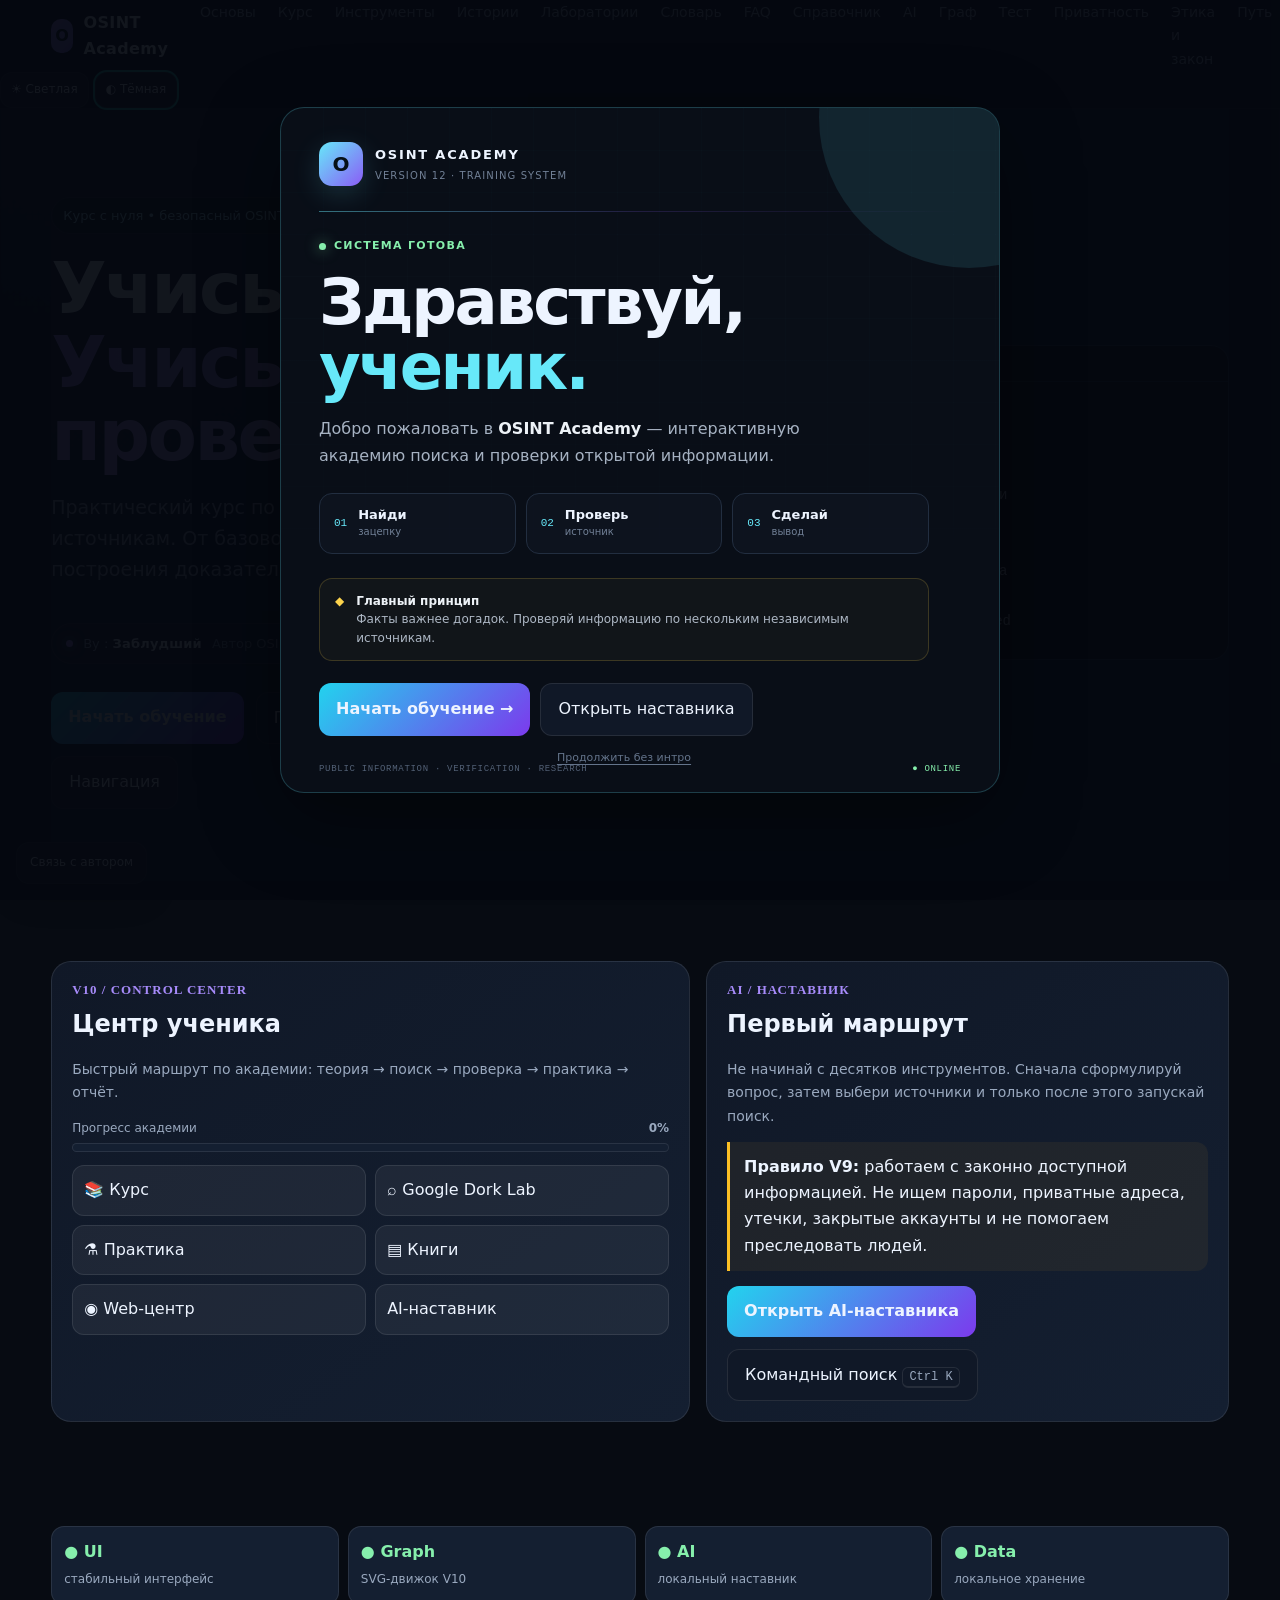
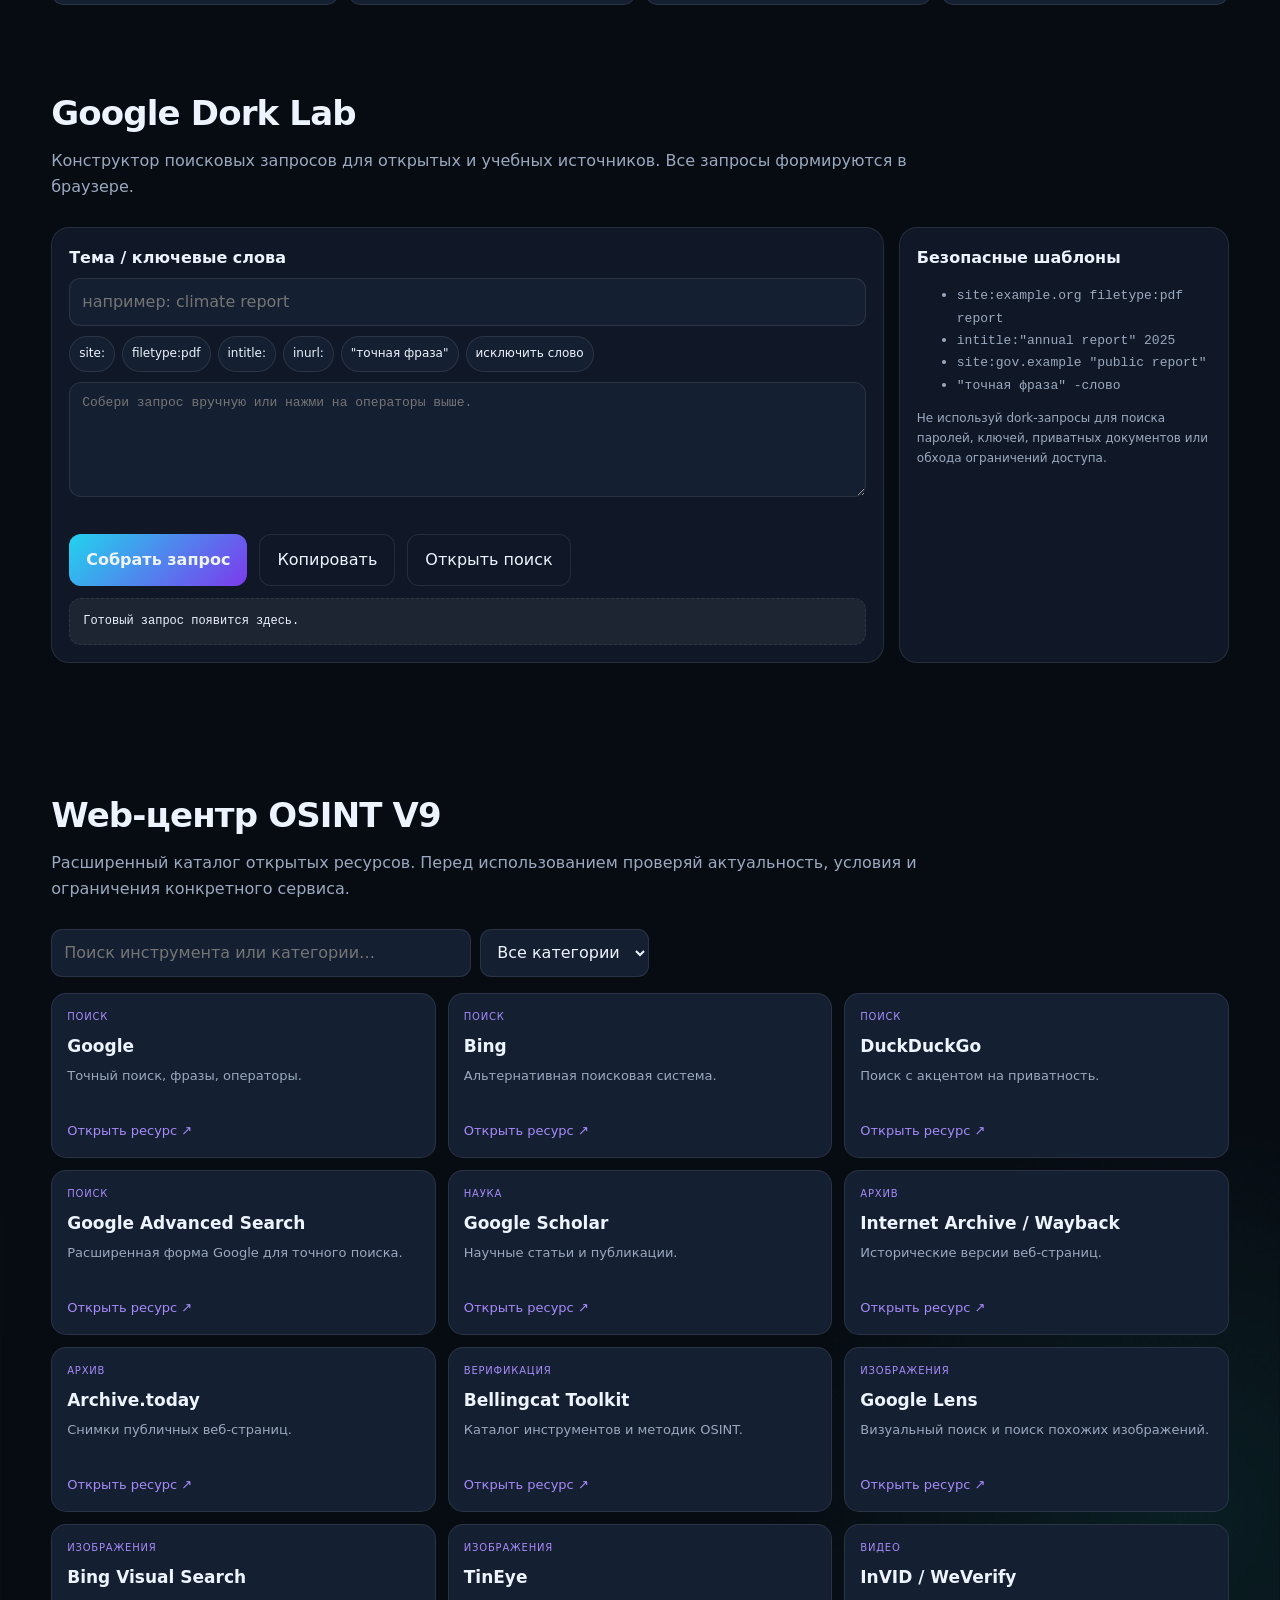
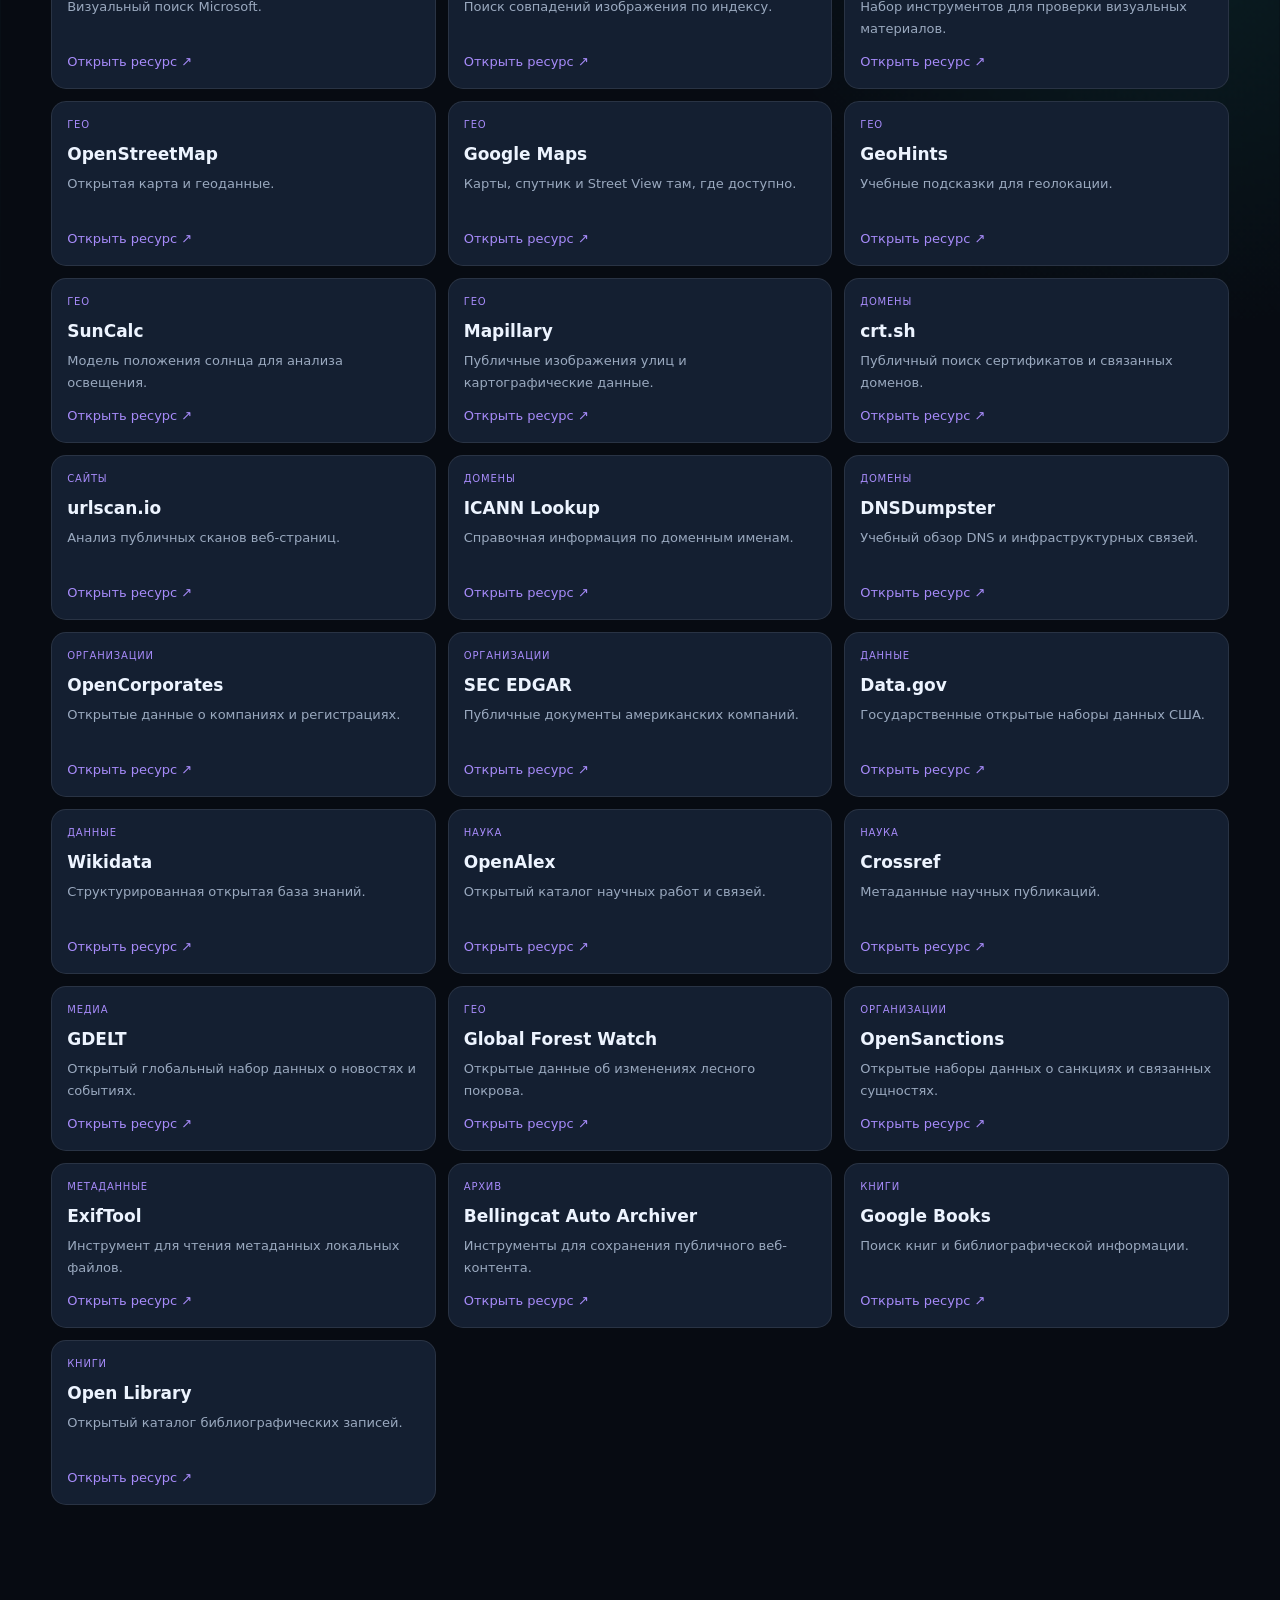
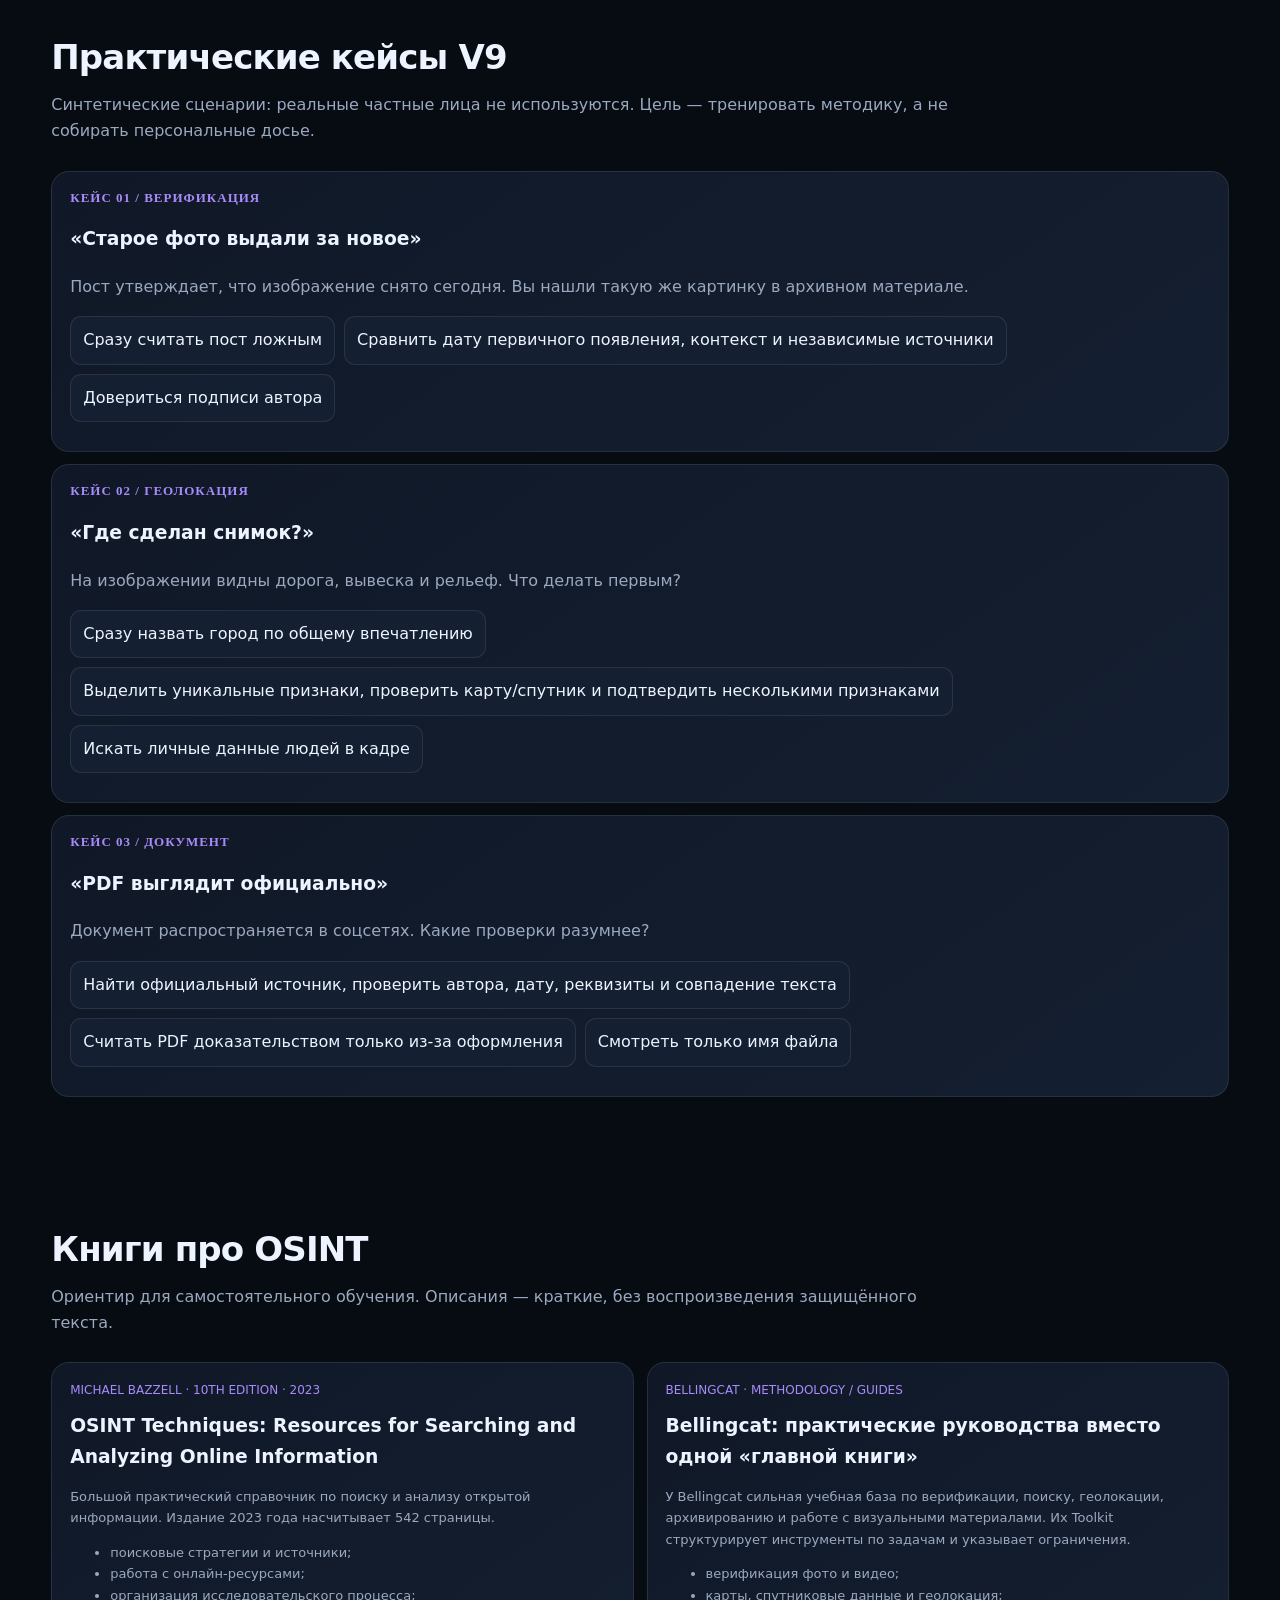
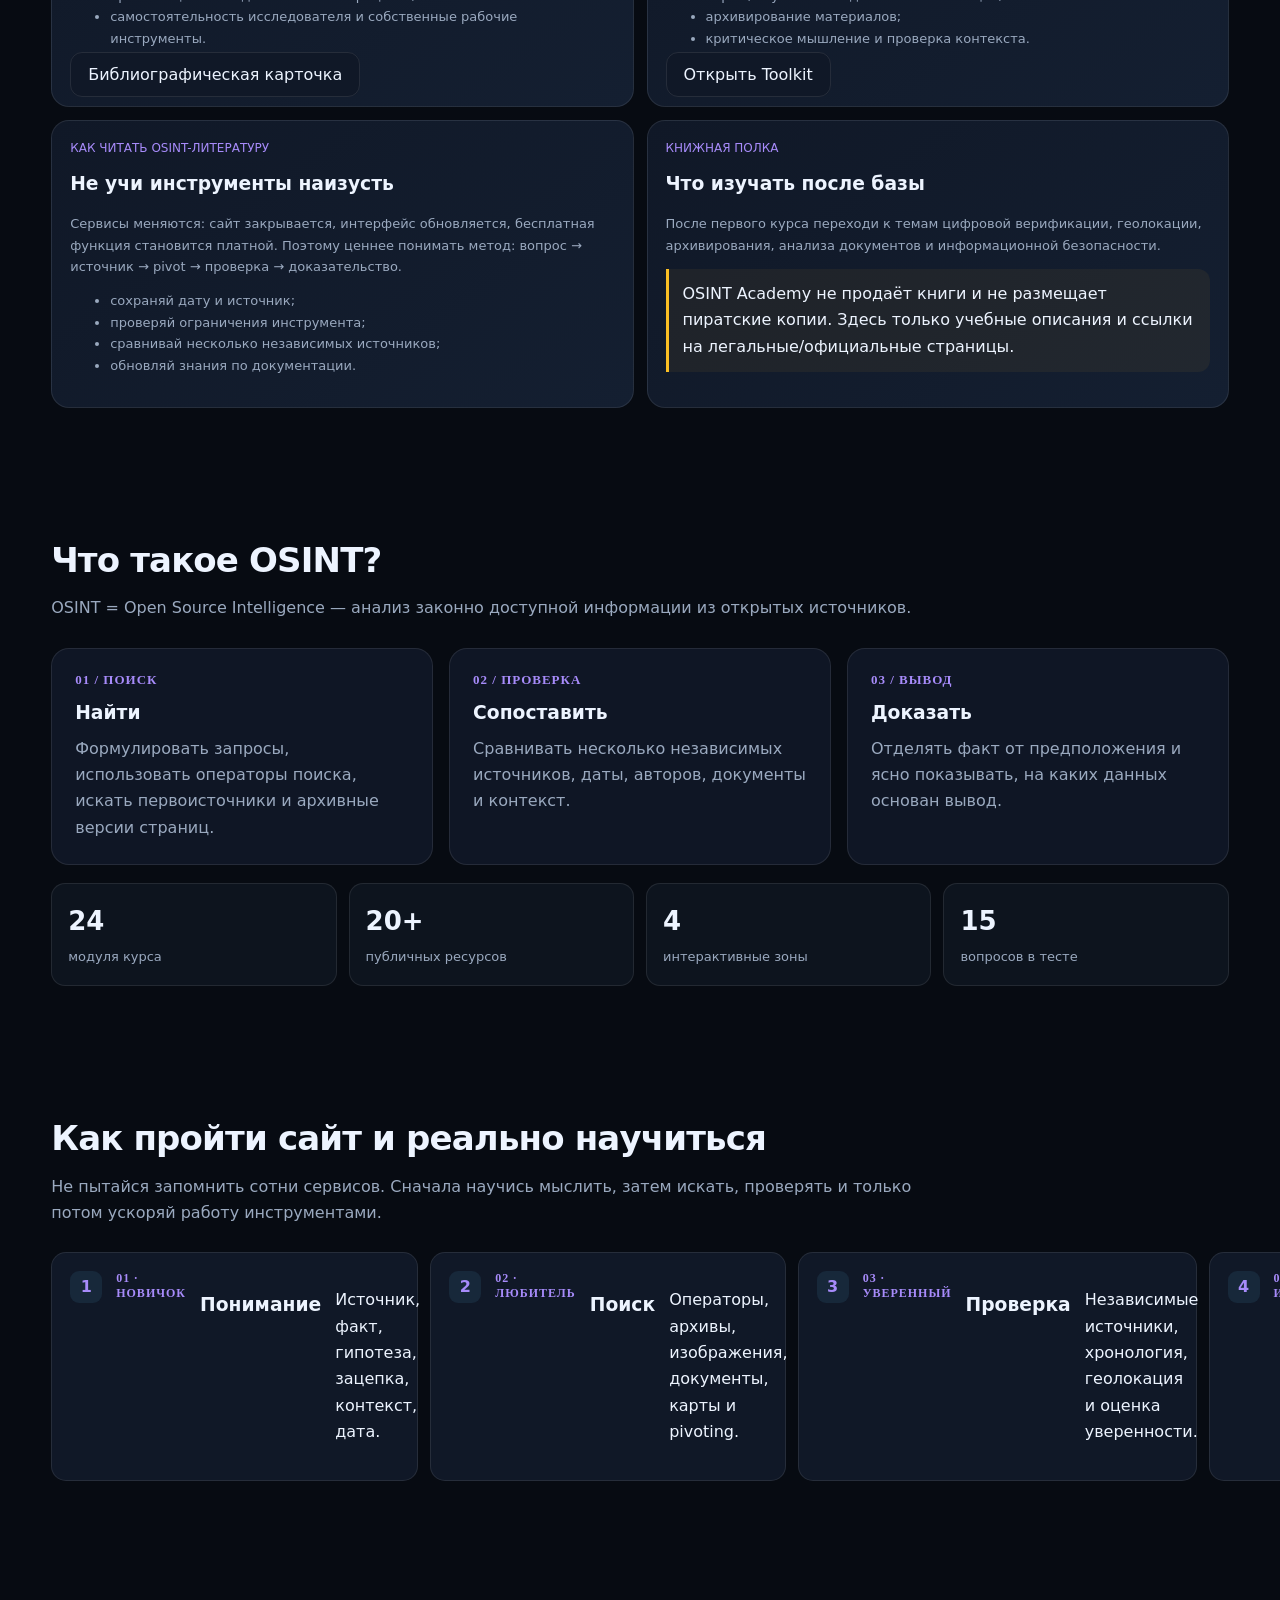
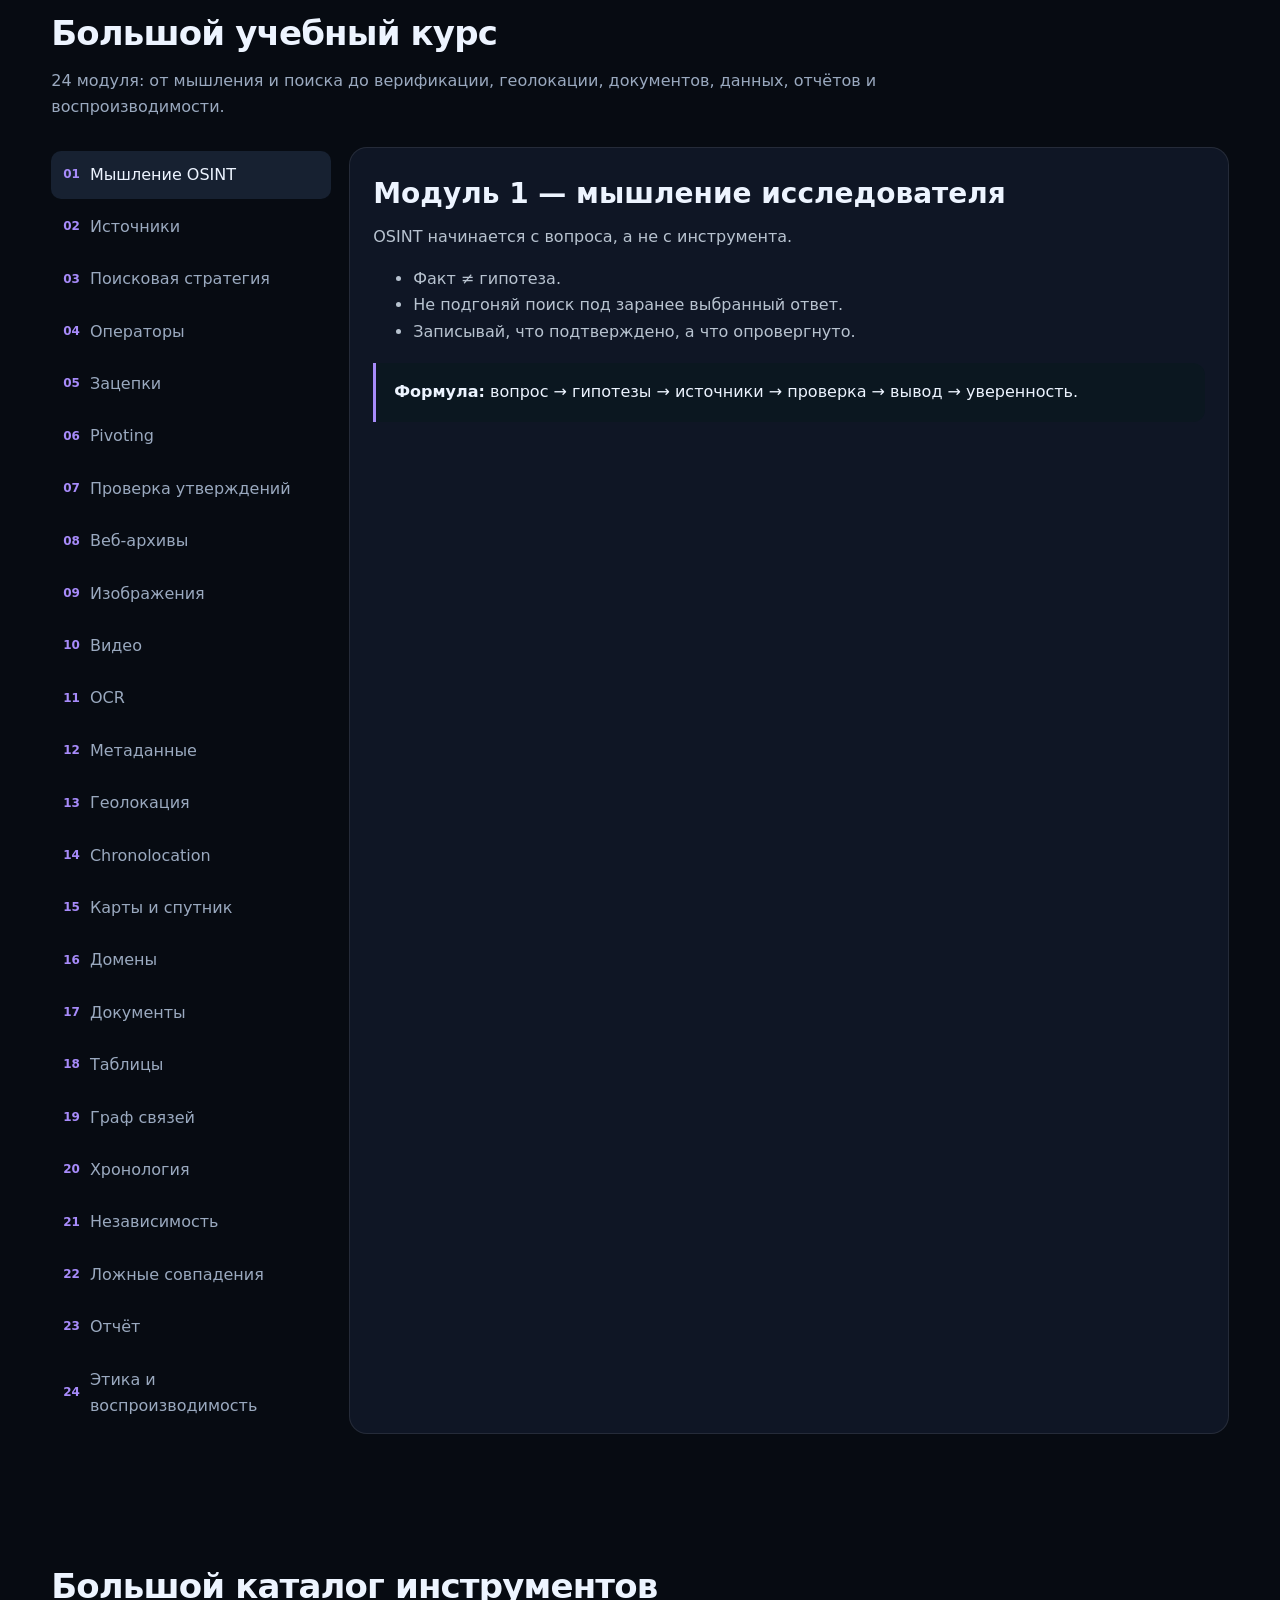
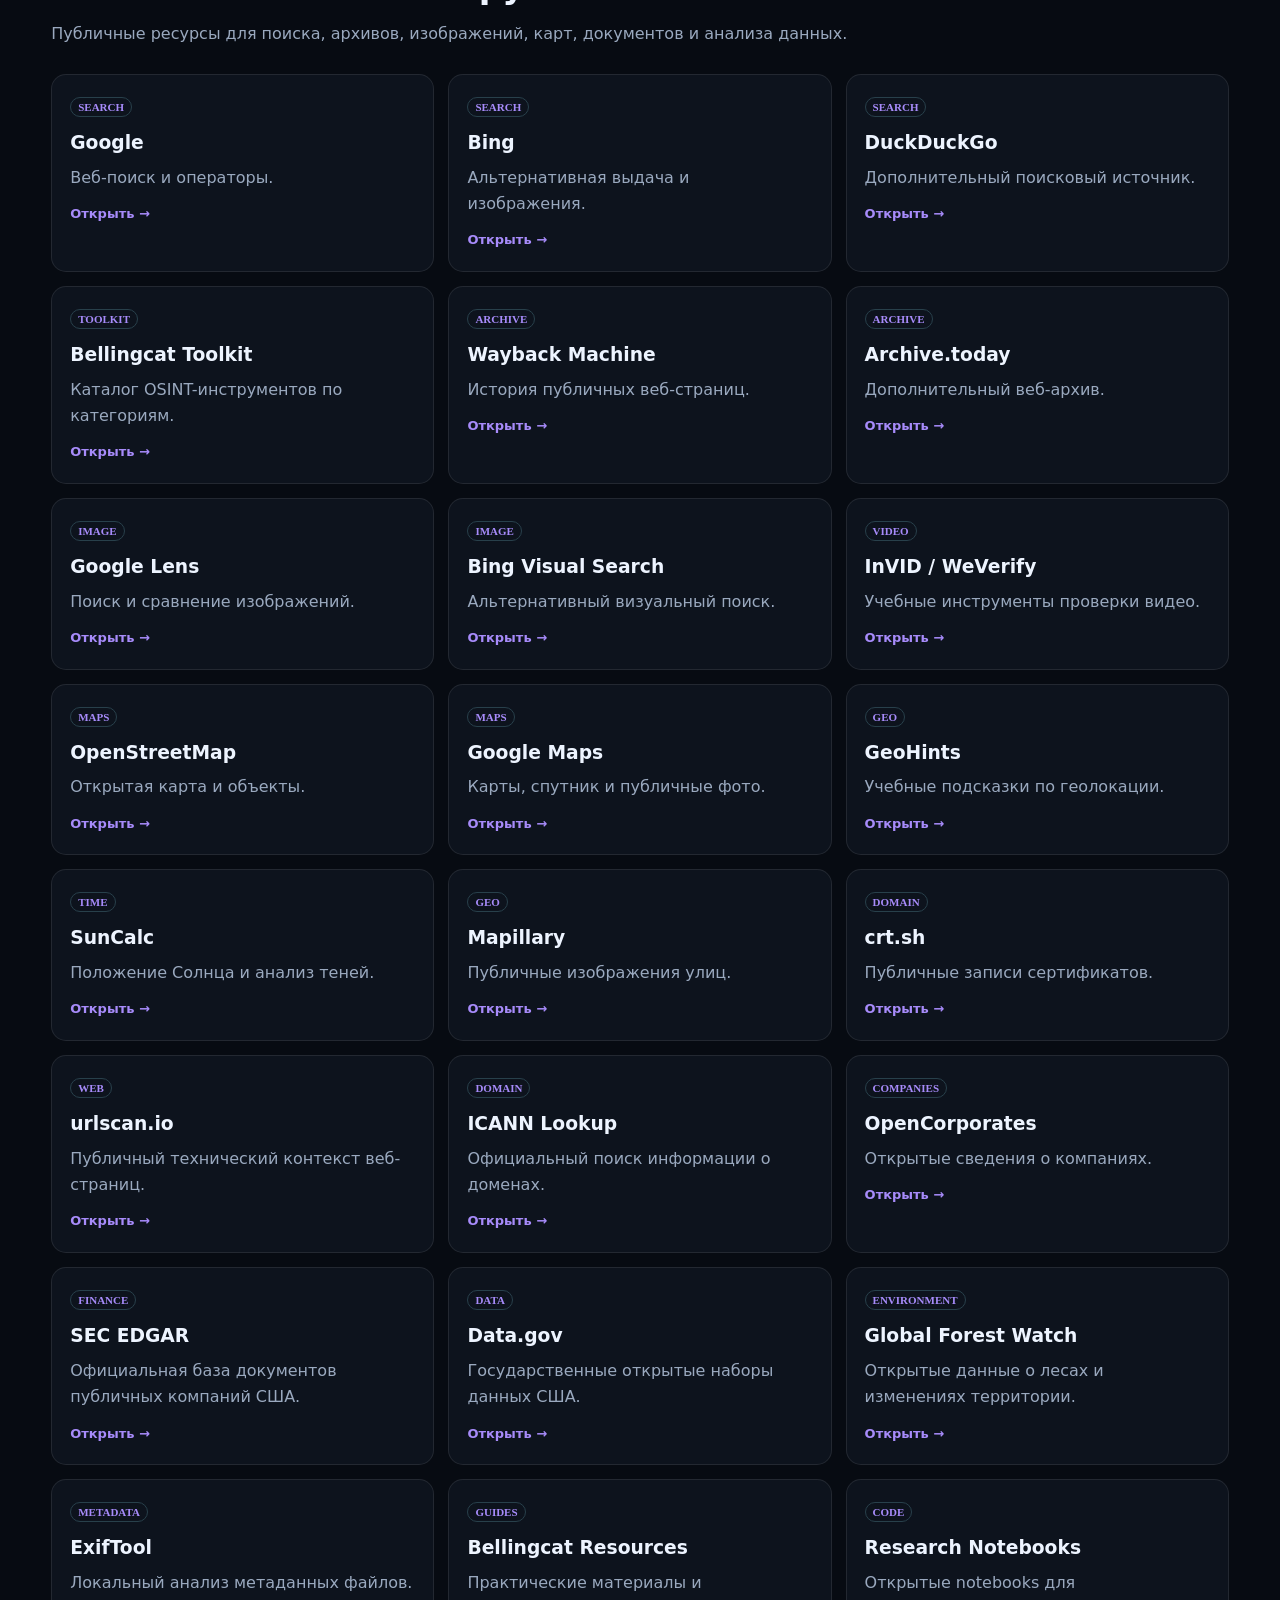
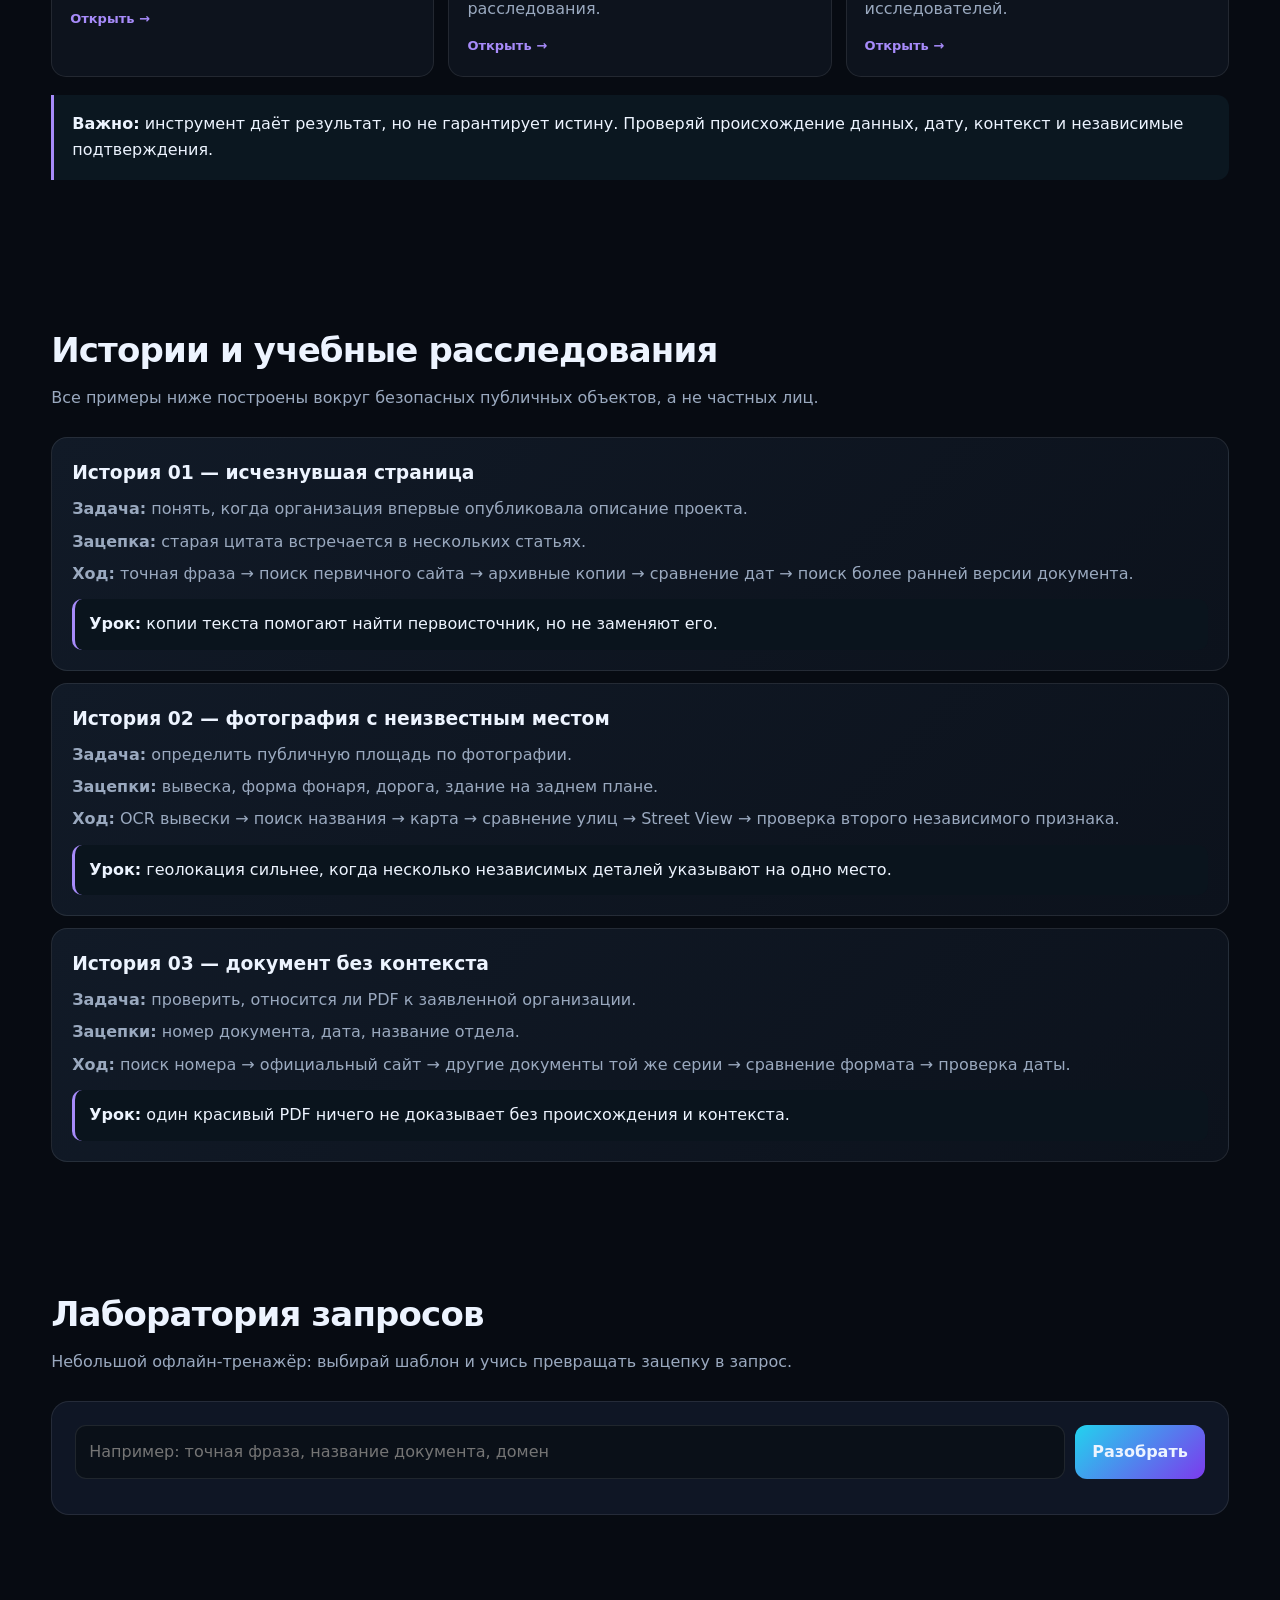
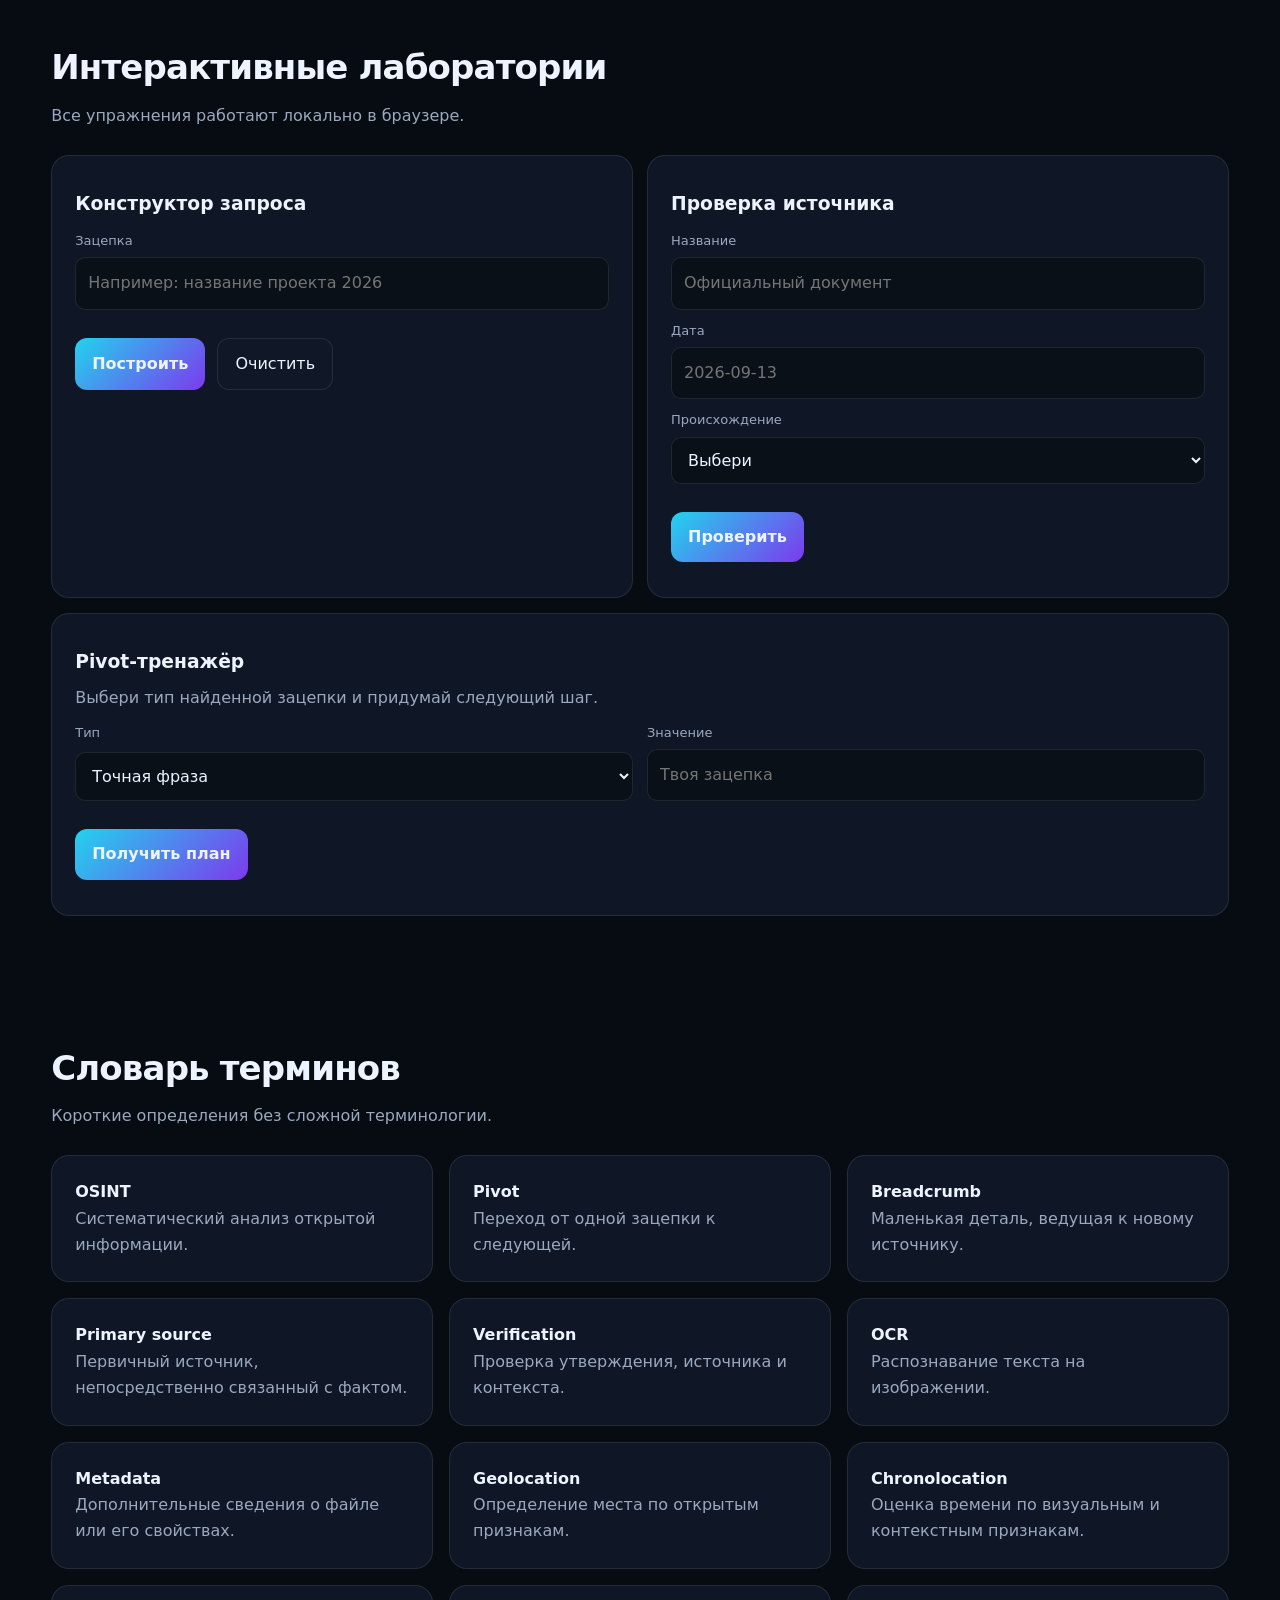
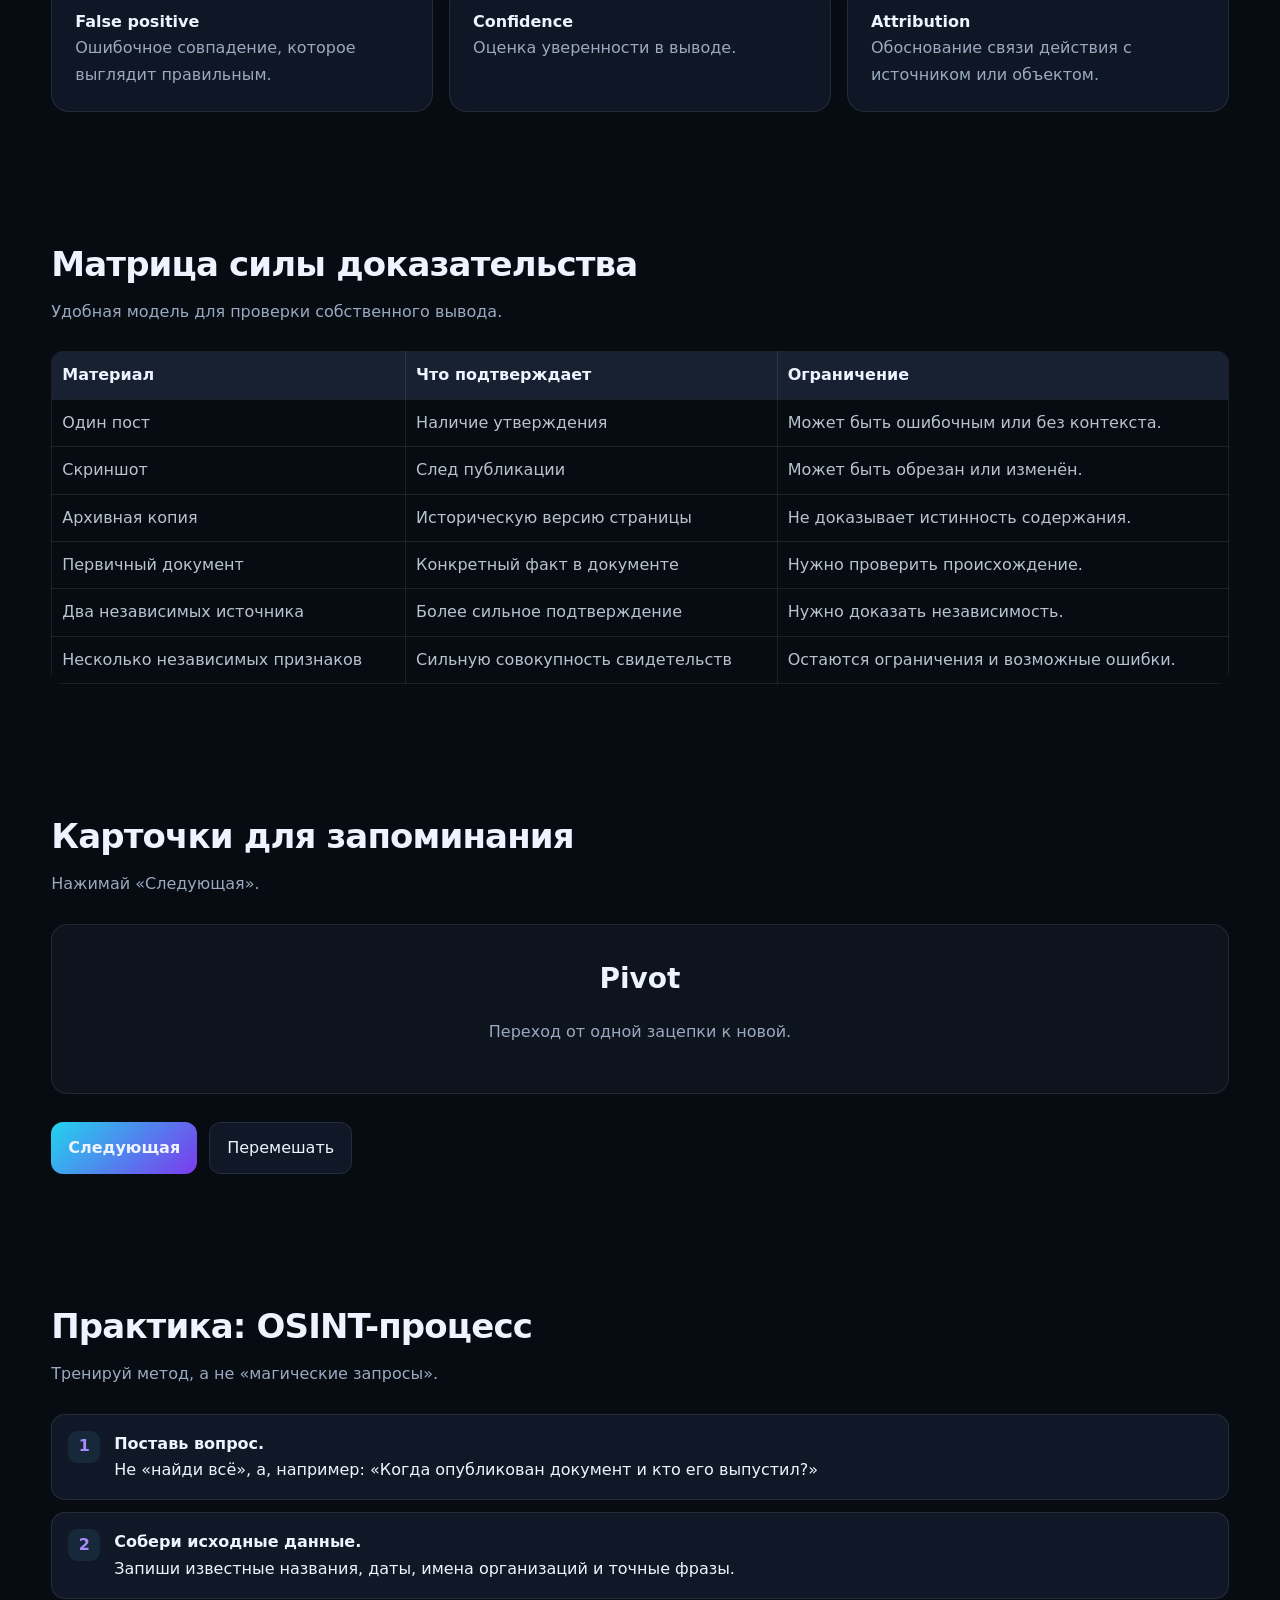
<file: index-v13-backup.html>
<!doctype html>
<html lang="ru">
<head>
  <meta charset="utf-8">
  <meta name="viewport" content="width=device-width, initial-scale=1">
  <meta name="description" content="OSINT Academy V12 — интерактивная академия OSINT: курс, практические лаборатории, Google Dork Lab, справочник инструментов, книги, AI-наставник и система прогресса.">
  <title>OSINT Academy V12 — интерактивное обучение OSINT</title>
  <style>
    :root{
      --bg:#080b12; --panel:#101622; --panel2:#151c2a; --text:#edf2f7;
      --muted:#9aa7b7; --accent:#67e8f9; --accent2:#8b5cf6; --line:#263244;
      --ok:#86efac; --warn:#fcd34d; --danger:#fca5a5; --shadow:0 20px 60px rgba(0,0,0,.28);
    }
    *{box-sizing:border-box}
    html{scroll-behavior:smooth}
    body{margin:0;background:radial-gradient(circle at 20% 0%,#142338 0,#080b12 38%);color:var(--text);font:16px/1.65 Inter,system-ui,-apple-system,Segoe UI,Roboto,Arial,sans-serif}
    a{color:inherit;text-decoration:none}
    button{font:inherit}
    .wrap{width:min(1120px,92%);margin:auto}
    header{position:sticky;top:0;z-index:20;background:rgba(8,11,18,.82);backdrop-filter:blur(16px);border-bottom:1px solid rgba(255,255,255,.07)}
    nav{height:72px;display:flex;align-items:center;justify-content:space-between;gap:20px}
    .logo{font-weight:800;letter-spacing:.4px;display:flex;align-items:center;gap:10px}
    .logo span{display:grid;place-items:center;width:34px;height:34px;border-radius:10px;background:linear-gradient(135deg,var(--accent),var(--accent2));color:#071018}
    .links{display:flex;gap:22px;color:var(--muted);font-size:14px}
    .links a:hover{color:var(--text)}
    .hero{padding:88px 0 72px;display:grid;grid-template-columns:1.15fr .85fr;gap:42px;align-items:center}
    .badge{display:inline-flex;padding:7px 11px;border:1px solid #294052;border-radius:999px;color:#a8edf5;background:#0b1822;font-size:13px}
    h1{font-size:clamp(42px,6vw,72px);line-height:1.02;margin:18px 0;letter-spacing:-2.5px}
    .gradient{background:linear-gradient(90deg,var(--accent),#c4b5fd);-webkit-background-clip:text;background-clip:text;color:transparent}
    .lead{font-size:19px;color:var(--muted);max-width:680px}
    .actions{display:flex;gap:12px;flex-wrap:wrap;margin-top:28px}
    .btn{border:1px solid var(--line);padding:12px 17px;border-radius:12px;cursor:pointer;color:var(--text);background:var(--panel)}
    .btn.primary{background:linear-gradient(135deg,#22d3ee,#7c3aed);border:0;font-weight:750}
    .btn:hover{transform:translateY(-1px);filter:brightness(1.08)}
    .terminal{background:#06090e;border:1px solid #263344;border-radius:18px;box-shadow:var(--shadow);overflow:hidden}
    .dots{display:flex;gap:7px;padding:13px 15px;border-bottom:1px solid #1c2633}.dots i{width:9px;height:9px;border-radius:50%;background:#4b5563}
    .screen{padding:25px;font:14px/1.8 ui-monospace,SFMono-Regular,Menlo,monospace;color:#cbd5e1}
    .cyan{color:var(--accent)} .green{color:var(--ok)} .yellow{color:var(--warn)}
    section{padding:62px 0}
    .section-head{margin-bottom:26px}.section-head h2{font-size:34px;margin:0 0 7px}.section-head p{color:var(--muted);margin:0}
    .grid{display:grid;grid-template-columns:repeat(3,1fr);gap:16px}
    .card{background:linear-gradient(180deg,rgba(21,28,42,.9),rgba(13,18,28,.9));border:1px solid var(--line);border-radius:18px;padding:23px;box-shadow:0 10px 35px rgba(0,0,0,.13)}
    .card h3{margin:10px 0 7px}.card p{color:var(--muted);margin:0}
    .num{font:800 13px ui-monospace;color:var(--accent);letter-spacing:1px}
    .course{display:grid;grid-template-columns:280px 1fr;gap:18px}
    .sidebar{position:sticky;top:92px;height:max-content}
    .lesson{display:flex;align-items:center;gap:10px;padding:11px 12px;border-radius:10px;color:var(--muted);cursor:pointer;margin:4px 0}
    .lesson:hover,.lesson.active{background:#172131;color:var(--text)}
    .lesson b{font-size:12px;color:var(--accent)}
    .lesson-panel{min-height:420px}
    .lesson-panel h3{font-size:28px;margin-top:0}
    .lesson-panel p,.lesson-panel li{color:#b8c3d0}
    .callout{padding:16px 18px;border-left:3px solid var(--accent);background:#0b1720;border-radius:0 12px 12px 0;margin:18px 0}
    .danger{border-left-color:var(--danger);background:#211216}
    .steps{counter-reset:step;display:grid;gap:12px}
    .step{counter-increment:step;display:flex;gap:14px;padding:16px;border:1px solid var(--line);border-radius:14px;background:var(--panel)}
    .step:before{content:counter(step);flex:0 0 32px;height:32px;display:grid;place-items:center;border-radius:9px;background:#17283a;color:var(--accent);font-weight:800}
    .checklist{display:grid;gap:9px}.check{padding:12px 14px;border:1px solid var(--line);border-radius:12px;background:#0d131d}
    .check input{accent-color:#22d3ee;margin-right:9px}
    .quiz{display:grid;gap:14px}.q{padding:18px;border:1px solid var(--line);border-radius:14px;background:var(--panel)}
    .q label{display:block;padding:8px;color:var(--muted);cursor:pointer}.q label:hover{color:var(--text)}
    #result{margin-top:14px;font-weight:700}
    footer{padding:35px 0 55px;border-top:1px solid var(--line);color:var(--muted);font-size:14px}
    .progress{position:fixed;left:0;top:0;height:3px;background:linear-gradient(90deg,var(--accent),var(--accent2));width:0;z-index:99}

    .tool-grid{display:grid;grid-template-columns:repeat(2,1fr);gap:14px}
    .tool{border:1px solid var(--line);border-radius:15px;padding:18px;background:#0d131d}
    .tool .tag{display:inline-block;font:700 11px ui-monospace;color:var(--accent);border:1px solid #28404b;padding:3px 7px;border-radius:999px;margin-bottom:8px}
    .tool h3{margin:3px 0 6px}.tool p{margin:0;color:var(--muted)}
    .tool code,.lesson-panel code{color:#b9f6ff;background:#08131b;padding:2px 5px;border-radius:5px}
    .timeline{display:grid;gap:12px}
    .story{border:1px solid var(--line);border-radius:16px;padding:20px;background:linear-gradient(135deg,#111a27,#0c121c)}
    .story h3{margin:0 0 7px}.story p{color:var(--muted);margin:6px 0}
    .story .answer{margin-top:12px;padding:12px 14px;border-radius:10px;background:#0a141d;border-left:3px solid var(--accent)}
    .matrix{width:100%;border-collapse:collapse;overflow:hidden;border-radius:12px}
    .matrix th,.matrix td{border:1px solid var(--line);padding:11px;text-align:left;vertical-align:top}
    .matrix th{background:#172131}.matrix td{color:#b8c3d0}
    .search-box{display:grid;grid-template-columns:1fr auto;gap:10px}
    .search-box input{width:100%;background:#0a1018;border:1px solid var(--line);color:var(--text);padding:13px;border-radius:11px;outline:none}
    .search-results{margin-top:12px;display:grid;gap:8px}.result-item{padding:12px;border:1px solid var(--line);border-radius:11px;color:var(--muted)}
    .result-item b{color:var(--text)}
    @media(max-width:850px){.tool-grid{grid-template-columns:1fr}}

    @media(max-width:850px){.hero,.course{grid-template-columns:1fr}.grid{grid-template-columns:1fr 1fr}.sidebar{position:static}}
    @media(max-width:560px){.links{display:none}.grid{grid-template-columns:1fr}h1{letter-spacing:-1.5px}.hero{padding-top:55px}}
  
    .stats{display:grid;grid-template-columns:repeat(4,1fr);gap:12px;margin-top:18px}
    .stat{padding:16px;border:1px solid var(--line);border-radius:14px;background:#0d141e}
    .stat b{display:block;font-size:26px}.stat span{color:var(--muted);font-size:13px}
    .tool-grid{grid-template-columns:repeat(3,1fr)}
    .tool-link{display:inline-block;margin-top:12px;color:var(--accent);font-weight:700;font-size:13px}
    .lab-grid{display:grid;grid-template-columns:1fr 1fr;gap:14px}
    .field{display:grid;gap:6px;margin-top:10px}.field label{font-size:13px;color:var(--muted)}
    .field input,.field select,.field textarea{width:100%;background:#0a1018;border:1px solid var(--line);color:var(--text);padding:12px;border-radius:10px}
    .field textarea{min-height:110px;resize:vertical}
    .flashcard{min-height:170px;display:grid;place-items:center;text-align:center;padding:24px;border:1px solid var(--line);border-radius:16px;background:#0d141e}
    .flashcard .term{font-size:28px;font-weight:850}.flashcard .definition{color:var(--muted)}
    .resource-list{display:grid;grid-template-columns:repeat(3,1fr);gap:12px}
    .resource{padding:16px;border:1px solid var(--line);border-radius:14px;background:#0d141e}
    .resource a{color:var(--accent);font-weight:700}
    .matrix{width:100%;border-collapse:collapse}.matrix th,.matrix td{border:1px solid var(--line);padding:10px;text-align:left;vertical-align:top}.matrix th{background:#172131}.matrix td{color:#b8c3d0}
    @media(max-width:850px){.tool-grid,.resource-list{grid-template-columns:1fr 1fr}.lab-grid{grid-template-columns:1fr}.stats{grid-template-columns:1fr 1fr}}
    @media(max-width:560px){.tool-grid,.resource-list,.stats{grid-template-columns:1fr}}

  
:root{
  --bg:#070b11;--panel:#0d141e;--panel2:#111b28;--line:#243244;
  --text:#edf3fa;--muted:#9aa9ba;--accent:#62d5ff;--accent2:#8b7cff;
  --good:#62d69b;--warn:#f3c969;--bad:#ff7b8b;--shadow:0 18px 55px rgba(0,0,0,.28);
}
html{scroll-behavior:smooth}
body{background:
 radial-gradient(circle at 15% 0%,rgba(98,213,255,.08),transparent 28rem),
 radial-gradient(circle at 85% 10%,rgba(139,124,255,.07),transparent 30rem),
 var(--bg);color:var(--text);line-height:1.65}
section{scroll-margin-top:90px}
.card,.tool,.resource,.story,.q,.callout,.flashcard{box-shadow:var(--shadow);transition:transform .18s ease,border-color .18s ease,background .18s ease}
.card:hover,.tool:hover,.resource:hover{transform:translateY(-2px);border-color:#36506c}
.hero{position:relative;overflow:hidden}
.hero:after{content:"";position:absolute;inset:auto -10% -55% -10%;height:70%;background:radial-gradient(ellipse,rgba(98,213,255,.08),transparent 65%);pointer-events:none}
.section-head{max-width:900px}
.section-head h2{letter-spacing:-.025em}
.badge{border:1px solid var(--line);background:rgba(13,20,30,.72);backdrop-filter:blur(10px)}
.progress-wrap{position:sticky;top:64px;z-index:5;background:rgba(7,11,17,.82);backdrop-filter:blur(12px);padding:8px 0}
.progress-bar{height:8px;border-radius:99px;background:#111c29;overflow:hidden}.progress-fill{height:100%;width:0;background:linear-gradient(90deg,var(--accent),var(--accent2));transition:width .3s}
.module-search{display:flex;gap:10px;margin:14px 0}.module-search input{flex:1}
.module-list{max-height:420px;overflow:auto;scrollbar-width:thin}
.module-list button{width:100%;text-align:left;margin:4px 0}
.status{font-size:13px;color:var(--muted);margin-top:8px}
.roadmap{display:grid;grid-template-columns:repeat(4,1fr);gap:12px}
.roadmap .step{padding:18px;border:1px solid var(--line);border-radius:15px;background:var(--panel)}
.roadmap .num{font-size:12px;color:var(--accent);font-weight:800}
.checklist{display:grid;grid-template-columns:repeat(2,1fr);gap:9px}
.checklist label{display:flex;gap:9px;align-items:flex-start;padding:12px;border:1px solid var(--line);border-radius:12px;background:var(--panel)}
.checklist input{accent-color:var(--accent);margin-top:5px}
.source-card{display:grid;grid-template-columns:auto 1fr auto;gap:14px;align-items:start;padding:14px;border:1px solid var(--line);border-radius:13px;background:var(--panel)}
.source-badge{font-size:11px;padding:4px 7px;border-radius:999px;border:1px solid var(--line);white-space:nowrap}
.source-badge.legal{color:var(--good)}.source-badge.conditional{color:var(--warn)}.source-badge.no{color:var(--bad)}
.small-note{font-size:12px;color:var(--muted)}
.kbd{font-family:ui-monospace,SFMono-Regular,Menlo,monospace;border:1px solid var(--line);background:#0a1018;padding:2px 6px;border-radius:6px}
@media(max-width:900px){.roadmap{grid-template-columns:1fr 1fr}.checklist{grid-template-columns:1fr}}
@media(max-width:600px){.roadmap{grid-template-columns:1fr}.module-search{flex-direction:column}.source-card{grid-template-columns:1fr}}


/* OSINT Academy v5 design system */
:root{
  --bg:#070b12;--bg2:#0c1220;--panel:#101827;--panel2:#141f31;
  --text:#edf4ff;--muted:#9aa9bf;--line:rgba(255,255,255,.09);
  --primary:#6d5dfc;--primary2:#20cdbb;--accent:#a78bfa;
  --good:#4ade80;--warn:#fbbf24;--danger:#fb7185;
  --shadow:0 18px 55px rgba(0,0,0,.25);--radius:18px;
}
[data-theme="light"]{
  --bg:#f4f7fb;--bg2:#eaf0f7;--panel:#fff;--panel2:#f6f8fc;
  --text:#142033;--muted:#59677b;--line:rgba(20,32,51,.12);
  --primary:#5747e8;--primary2:#087f73;--accent:#6d28d9;
  --shadow:0 12px 35px rgba(25,40,70,.10);
}
[data-performance="low"]{
  --shadow:none;
}
html{scroll-behavior:smooth}
body{
  background:
    radial-gradient(circle at 8% 0%,color-mix(in srgb,var(--primary) 16%,transparent),transparent 30rem),
    radial-gradient(circle at 92% 10%,color-mix(in srgb,var(--primary2) 10%,transparent),transparent 26rem),
    var(--bg);color:var(--text);
  transition:background .2s,color .2s;
}
[data-theme="light"] body{background:linear-gradient(180deg,#f7f9fc,var(--bg))}
.navbar,.card,.tool-card,.lab,.hero,.module,.resource-card{
  border-color:var(--line);box-shadow:var(--shadow);background:color-mix(in srgb,var(--panel) 94%,transparent);
}
button,.btn{transition:transform .12s ease,filter .12s ease}
button:hover,.btn:hover{transform:translateY(-1px);filter:brightness(1.06)}
.theme-switcher{display:flex;gap:6px;align-items:center;flex-wrap:wrap}
.theme-switcher button.active{outline:2px solid var(--primary2)}
.theme-switcher .btn{padding:7px 10px;font-size:12px}
.kicker{font-size:11px;text-transform:uppercase;letter-spacing:.16em;color:var(--primary2)}
.faq-grid{display:grid;grid-template-columns:repeat(2,minmax(0,1fr));gap:14px}
.faq-item{border:1px solid var(--line);border-radius:16px;background:var(--panel);overflow:hidden}
.faq-item summary{cursor:pointer;padding:15px 16px;font-weight:700;list-style:none}
.faq-item summary::-webkit-details-marker{display:none}
.faq-item summary:after{content:"+";float:right;color:var(--primary2)}
.faq-item[open] summary:after{content:"−"}
.faq-item p{padding:0 16px 16px;margin:0;color:var(--muted);line-height:1.6}
.directory{display:grid;grid-template-columns:repeat(3,minmax(0,1fr));gap:14px}
.directory-card{padding:16px;border:1px solid var(--line);border-radius:16px;background:var(--panel)}
.directory-card .site{font-weight:800;font-size:17px}
.directory-card .type{display:inline-block;font-size:11px;margin-top:8px;padding:4px 8px;border-radius:999px;background:color-mix(in srgb,var(--primary) 15%,transparent);color:var(--accent)}
.directory-card a{color:var(--primary2);text-decoration:none}
.assistant{border:1px solid var(--line);border-radius:20px;background:var(--panel);padding:14px}
.ai-messages{height:360px;overflow:auto;padding:10px;border-radius:15px;background:var(--bg2)}
.ai-msg{max-width:86%;padding:10px 12px;margin:8px 0;border-radius:14px;line-height:1.5}
.ai-msg.user{margin-left:auto;background:color-mix(in srgb,var(--primary) 22%,transparent)}
.ai-msg.bot{background:color-mix(in srgb,var(--primary2) 10%,transparent)}
.ai-input{display:flex;gap:8px;margin-top:10px}
.ai-input input{flex:1;min-width:0}
.graph-shell{border:1px solid var(--line);border-radius:20px;background:var(--panel);padding:14px}
.graph-toolbar{display:grid;grid-template-columns:1fr 1fr 1.3fr auto auto;gap:8px;margin-bottom:10px}
#graphCanvas{height:560px;background:var(--bg2);border-color:var(--line)}
.graph-legend{display:flex;gap:12px;flex-wrap:wrap;color:var(--muted);font-size:12px;margin-top:8px}
.speed-box{display:flex;gap:8px;align-items:center;flex-wrap:wrap}
@media(max-width:900px){.directory,.faq-grid{grid-template-columns:1fr 1fr}.graph-toolbar{grid-template-columns:1fr 1fr}}
@media(max-width:600px){.directory,.faq-grid{grid-template-columns:1fr}.graph-toolbar{grid-template-columns:1fr}.ai-messages{height:300px}}
@media(prefers-reduced-motion:reduce){*,*:before,*:after{animation:none!important;transition:none!important;scroll-behavior:auto!important}}
[data-performance="low"] *{animation:none!important;backdrop-filter:none!important}



/* Author signature */
.author-signature{display:inline-flex;align-items:center;gap:10px;margin-top:18px;padding:9px 14px;border:1px solid var(--line);border-radius:999px;background:var(--panel);box-shadow:0 8px 24px rgba(0,0,0,.08);font-size:13px;color:var(--muted);backdrop-filter:blur(8px)}
.author-signature .author-dot{width:7px;height:7px;border-radius:50%;background:var(--accent);box-shadow:0 0 12px rgba(98,213,255,.55);flex:0 0 auto}
.author-signature strong{color:var(--text);font-weight:800;letter-spacing:.2px}
.author-signature .author-role{opacity:.75}
[data-theme="light"] .author-signature{box-shadow:0 8px 24px rgba(20,40,70,.08);background:rgba(255,255,255,.82)}
@media(max-width:560px){.author-signature{margin-top:14px;font-size:12px;padding:8px 12px}}

/* v6 stability layer */
:root{color-scheme:dark;--page:#070b11;--surface:#0d141e;--surface2:#111b28;--ink:#edf3fa;--sub:#9aa9ba;--border:#243244;--input:#0a1018;--code:#08131b}
html[data-theme="light"]{color-scheme:light;--bg:#f5f7fb;--bg2:#eef2f7;--panel:#ffffff;--panel2:#f7f9fc;--text:#182230;--muted:#596879;--line:#d7dee8;--input:#ffffff;--code:#eef5f8;--accent:#087f9b;--accent2:#6657d9;--shadow:0 12px 32px rgba(30,45,65,.10)}
html[data-theme="light"] body{background:linear-gradient(180deg,#f9fbfd 0%,#eef3f8 100%);color:var(--text)}
html[data-theme="light"] header{background:rgba(249,251,253,.94);border-bottom-color:#dfe5ec;backdrop-filter:blur(10px)}
html[data-theme="light"] .badge,html[data-theme="light"] .btn,html[data-theme="light"] .card,html[data-theme="light"] .tool,html[data-theme="light"] .resource,html[data-theme="light"] .story,html[data-theme="light"] .q,html[data-theme="light"] .flashcard,html[data-theme="light"] .stat,html[data-theme="light"] .directory-card,html[data-theme="light"] .graph-shell{background:#fff;color:var(--text);border-color:var(--line);box-shadow:var(--shadow)}
html[data-theme="light"] .card,html[data-theme="light"] .tool,html[data-theme="light"] .resource,html[data-theme="light"] .story{background:linear-gradient(180deg,#fff,#f9fbfd)}
html[data-theme="light"] .lesson:hover,html[data-theme="light"] .lesson.active{background:#eaf1f7;color:#182230}
html[data-theme="light"] .callout{background:#eef8fb;border-left-color:#087f9b}
html[data-theme="light"] .danger{background:#fff1f2;border-left-color:#c24155}
html[data-theme="light"] .step,html[data-theme="light"] .check,html[data-theme="light"] .matrix th,html[data-theme="light"] .ai-messages,html[data-theme="light"] .search-box input,html[data-theme="light"] .field input,html[data-theme="light"] .field select,html[data-theme="light"] .field textarea{background:#fff;color:var(--text);border-color:var(--line)}
html[data-theme="light"] .matrix th{background:#e9eef4}html[data-theme="light"] .matrix td{color:#405064}
html[data-theme="light"] .terminal{background:#101722;border-color:#263445}html[data-theme="light"] .screen{color:#dbe5ef}
html[data-theme="light"] .dots{border-bottom-color:#263445}
html[data-theme="light"] .tool .tag{border-color:#b8d6df;background:#f0fafc}html[data-theme="light"] .tool code,html[data-theme="light"] .lesson-panel code{background:#eef5f8;color:#075e70}
html[data-theme="light"] .story .answer{background:#f0f7fa}html[data-theme="light"] .directory-card .type{background:#edf2f7;color:#46586b}
html[data-theme="light"] footer{background:#eef3f8}html[data-theme="light"] .small-note{color:#667487!important}
.btn:focus-visible,a:focus-visible,input:focus-visible,select:focus-visible,textarea:focus-visible,button:focus-visible{outline:3px solid rgba(98,213,255,.35);outline-offset:2px}
html[data-performance="low"] *,html[data-performance="low"] *::before,html[data-performance="low"] *::after{animation:none!important;transition:none!important;scroll-behavior:auto!important}
html[data-performance="low"] .card:hover,html[data-performance="low"] .tool:hover,html[data-performance="low"] .resource:hover{transform:none}
html[data-performance="low"] header{backdrop-filter:none}html[data-performance="low"] .hero:after{display:none}html[data-performance="low"] .graph-shell{box-shadow:none}
html[data-performance="high"] .card,html[data-performance="high"] .tool,html[data-performance="high"] .resource{transition:transform .2s ease,box-shadow .2s ease,border-color .2s ease}
.ai-layout{display:grid;grid-template-columns:minmax(0,1fr) 280px;gap:14px}.ai-side{border:1px solid var(--line);border-radius:16px;padding:15px;background:var(--panel)}.ai-side h4{margin:0 0 8px}.ai-suggestion{display:block;width:100%;text-align:left;margin:7px 0;padding:10px;border:1px solid var(--line);background:var(--panel2);color:var(--text);border-radius:10px;cursor:pointer}.ai-suggestion:hover{border-color:var(--accent)}
.ai-msg{padding:10px 12px;margin:8px 0;border-radius:12px;border:1px solid var(--line);white-space:pre-wrap}.ai-msg.user{background:var(--panel2)}.ai-msg.bot{background:var(--panel)}
.graph-wrap{position:relative}.graph-help{display:flex;gap:8px;flex-wrap:wrap;color:var(--muted);font-size:12px;margin:7px 0}.graph-empty{position:absolute;inset:0;display:grid;place-items:center;color:var(--muted);pointer-events:none;text-align:center;padding:30px}.graph-stats{display:flex;gap:8px;flex-wrap:wrap;margin-top:8px}.graph-pill{padding:6px 9px;border:1px solid var(--line);border-radius:999px;color:var(--muted);font-size:12px;background:var(--panel2)}
.toolbox{display:grid;grid-template-columns:repeat(4,1fr);gap:10px}.mini-tool{padding:13px;border:1px solid var(--line);border-radius:13px;background:var(--panel)}.mini-tool b{display:block;margin-bottom:3px}.mini-tool span{color:var(--muted);font-size:12px}
@media(max-width:900px){.ai-layout{grid-template-columns:1fr}.toolbox{grid-template-columns:1fr 1fr}}
@media(max-width:560px){.toolbox{grid-template-columns:1fr}.graph-help{font-size:11px}}

/* v8 — author feedback */
.feedback-wrap{display:grid;grid-template-columns:1.15fr .85fr;gap:18px}
.feedback-card{position:relative;overflow:hidden;padding:26px;border:1px solid var(--line);border-radius:20px;background:var(--panel);box-shadow:var(--shadow)}
.feedback-card:before{content:"";position:absolute;inset:0 auto auto 0;width:100%;height:2px;background:linear-gradient(90deg,var(--accent),var(--accent2))}
.feedback-kicker{display:inline-flex;align-items:center;gap:7px;padding:6px 10px;border:1px solid var(--line);border-radius:999px;color:var(--muted);font-size:12px;background:var(--panel2)}
.feedback-title{font-size:28px;margin:12px 0 7px}
.feedback-text{color:var(--muted);margin:0 0 18px}
.contact-list{display:grid;gap:10px}
.contact-link{display:flex;align-items:center;gap:13px;padding:14px;border:1px solid var(--line);border-radius:14px;background:var(--panel2);color:var(--text)}
.contact-icon{width:38px;height:38px;display:grid;place-items:center;border-radius:11px;background:color-mix(in srgb,var(--accent) 13%,transparent);color:var(--accent);font-weight:900}
.contact-meta{min-width:0}
.contact-meta small{display:block;color:var(--muted);font-size:11px;text-transform:uppercase;letter-spacing:.08em}
.contact-meta b{display:block;overflow-wrap:anywhere}
.feedback-note{font-size:12px;color:var(--muted);margin-top:14px}
.feedback-actions{display:flex;gap:9px;flex-wrap:wrap;margin-top:16px}
.feedback-copy{border:1px solid var(--line);background:var(--panel2);color:var(--text);padding:10px 13px;border-radius:10px;cursor:pointer}
.feedback-copy:hover{border-color:var(--accent)}
.feedback-status{min-height:20px;margin-top:9px;color:var(--accent);font-size:12px}
html[data-theme="light"] .feedback-card{background:#fff}
html[data-theme="light"] .contact-link,html[data-theme="light"] .feedback-copy{background:#f7f9fc}
@media(max-width:800px){.feedback-wrap{grid-template-columns:1fr}}


/* =========================
   OSINT ACADEMY V9
   Performance + navigation layer
   ========================= */
:root{
  --v9-max:1180px;
  --v9-glass:rgba(255,255,255,.055);
  --v9-radius:18px;
}
body{overflow-x:hidden}
.wrap{width:min(var(--v9-max),92%)}
button,a,input,select,textarea{touch-action:manipulation}
button:focus-visible,a:focus-visible,input:focus-visible,select:focus-visible,textarea:focus-visible{
  outline:2px solid var(--accent);outline-offset:3px
}
::selection{background:color-mix(in srgb,var(--accent) 30%,transparent)}
.v9-topbar{
  position:fixed;right:18px;bottom:18px;z-index:70;display:flex;gap:8px;
  padding:8px;border:1px solid var(--line);border-radius:16px;background:color-mix(in srgb,var(--panel) 90%,transparent);
  box-shadow:0 14px 40px rgba(0,0,0,.22);backdrop-filter:blur(12px)
}
.v9-topbar button{
  border:1px solid var(--line);background:var(--panel2);color:var(--text);
  border-radius:11px;padding:9px 11px;cursor:pointer;font-size:12px
}
.v9-topbar button:hover{border-color:var(--accent)}
.v9-command{
  position:fixed;inset:0;z-index:100;background:rgba(3,6,12,.72);backdrop-filter:blur(8px);
  display:none;align-items:flex-start;justify-content:center;padding:9vh 18px
}
.v9-command.open{display:flex}
.v9-command-box{width:min(760px,100%);background:var(--panel);border:1px solid var(--line);border-radius:20px;box-shadow:0 30px 90px rgba(0,0,0,.45);overflow:hidden}
.v9-command-head{display:flex;align-items:center;gap:10px;padding:14px;border-bottom:1px solid var(--line)}
.v9-command-head input{flex:1;border:0;outline:0;background:transparent;color:var(--text);font-size:16px}
.v9-command-list{max-height:55vh;overflow:auto;padding:8px}
.v9-command-item{display:flex;gap:12px;align-items:center;padding:12px;border-radius:12px;cursor:pointer}
.v9-command-item:hover,.v9-command-item.active{background:var(--panel2)}
.v9-command-item small{display:block;color:var(--muted)}
.v9-kbd{font:12px ui-monospace,SFMono-Regular,Menlo,monospace;border:1px solid var(--line);border-bottom-width:2px;border-radius:6px;padding:2px 6px;color:var(--muted)}
.v9-welcome{
  position:fixed;inset:0;z-index:95;background:rgba(3,6,12,.76);backdrop-filter:blur(10px);
  display:flex;align-items:center;justify-content:center;padding:18px
}
.v9-welcome.hidden{display:none}
.v9-welcome-card{
  width:min(760px,100%);padding:30px;border:1px solid var(--line);border-radius:24px;
  background:linear-gradient(145deg,var(--panel),var(--panel2));box-shadow:0 35px 100px rgba(0,0,0,.45)
}
.v9-ai-orb{width:58px;height:58px;border-radius:17px;display:grid;place-items:center;
  background:linear-gradient(135deg,var(--accent),var(--accent2));color:#071018;font-weight:950;font-size:24px;
  box-shadow:0 0 35px color-mix(in srgb,var(--accent) 25%,transparent)}
.v9-welcome h2{font-size:clamp(27px,5vw,44px);margin:18px 0 10px;letter-spacing:-1.2px}
.v9-welcome p{color:var(--muted);max-width:650px}
.v9-welcome-grid{display:grid;grid-template-columns:repeat(3,1fr);gap:10px;margin:20px 0}
.v9-welcome-grid div{padding:13px;border:1px solid var(--line);border-radius:13px;background:var(--v9-glass)}
.v9-welcome-grid b{display:block;margin-bottom:3px}
.v9-welcome-grid span{font-size:12px;color:var(--muted)}
.v9-ai-dock{
  position:fixed;right:18px;bottom:86px;z-index:65;width:min(390px,calc(100vw - 36px));
  display:none;border:1px solid var(--line);border-radius:20px;background:var(--panel);
  box-shadow:0 24px 70px rgba(0,0,0,.36);overflow:hidden
}
.v9-ai-dock.open{display:block}
.v9-ai-head{display:flex;align-items:center;justify-content:space-between;padding:13px 15px;border-bottom:1px solid var(--line)}
.v9-ai-head strong{display:flex;align-items:center;gap:8px}
.v9-ai-body{padding:14px;max-height:330px;overflow:auto}
.v9-ai-msg{padding:10px 12px;border-radius:13px;background:var(--panel2);margin-bottom:9px;font-size:13px}
.v9-ai-msg.user{background:color-mix(in srgb,var(--accent) 11%,var(--panel2))}
.v9-ai-input{display:flex;gap:7px;padding:10px;border-top:1px solid var(--line)}
.v9-ai-input input{min-width:0;flex:1;border:1px solid var(--line);background:var(--panel2);color:var(--text);border-radius:10px;padding:9px}
.v9-ai-input button{border:1px solid var(--line);background:var(--accent);color:#071018;border-radius:10px;padding:9px 11px;font-weight:800;cursor:pointer}
.v9-jump{
  position:fixed;left:18px;bottom:18px;z-index:70;border:1px solid var(--line);background:var(--panel);
  color:var(--text);border-radius:13px;padding:10px 12px;cursor:pointer;box-shadow:0 14px 40px rgba(0,0,0,.2)
}
.v9-hub{display:grid;grid-template-columns:1.1fr .9fr;gap:16px;margin:18px 0 42px}
.v9-hub-card{border:1px solid var(--line);border-radius:20px;background:linear-gradient(145deg,var(--panel),var(--panel2));padding:20px}
.v9-hub-list{display:grid;grid-template-columns:repeat(2,1fr);gap:9px;margin-top:13px}
.v9-hub-list a{padding:11px;border:1px solid var(--line);border-radius:12px;color:var(--text);background:var(--v9-glass)}
.v9-hub-list a:hover{border-color:var(--accent);transform:translateY(-1px)}
.v9-meter{height:9px;background:var(--panel2);border-radius:999px;overflow:hidden;border:1px solid var(--line)}
.v9-meter span{display:block;height:100%;width:0;background:linear-gradient(90deg,var(--accent),var(--accent2));transition:width .35s ease}
.v9-statrow{display:flex;justify-content:space-between;gap:10px;color:var(--muted);font-size:12px;margin:8px 0 5px}
.v9-grid{display:grid;grid-template-columns:repeat(3,1fr);gap:12px}
.v9-tool{padding:15px;border:1px solid var(--line);border-radius:15px;background:var(--panel2);display:flex;flex-direction:column;min-height:165px}
.v9-tool .v9-tag{font-size:10px;color:var(--accent);text-transform:uppercase;letter-spacing:.08em}
.v9-tool h3{margin:7px 0 5px;font-size:17px}
.v9-tool p{margin:0;color:var(--muted);font-size:13px;flex:1}
.v9-tool a{margin-top:12px;color:var(--accent);font-size:13px}
.v9-filterbar{display:flex;gap:9px;flex-wrap:wrap;margin:13px 0 16px}
.v9-filterbar input,.v9-filterbar select,.v9-input{
  border:1px solid var(--line);background:var(--panel2);color:var(--text);border-radius:11px;padding:10px 12px;outline:0
}
.v9-filterbar input{min-width:min(420px,100%)}
.v9-dork{display:grid;grid-template-columns:1fr 330px;gap:15px}
.v9-dork-main,.v9-dork-side{border:1px solid var(--line);border-radius:18px;background:var(--panel);padding:17px}
.v9-dork textarea{width:100%;min-height:115px;resize:vertical;border:1px solid var(--line);background:var(--panel2);color:var(--text);border-radius:12px;padding:12px;font:13px ui-monospace,SFMono-Regular,Menlo,monospace}
.v9-dork-chips{display:flex;gap:7px;flex-wrap:wrap;margin:10px 0}
.v9-chip{border:1px solid var(--line);background:var(--panel2);color:var(--text);border-radius:999px;padding:7px 9px;cursor:pointer;font-size:12px}
.v9-chip:hover{border-color:var(--accent)}
.v9-output{white-space:pre-wrap;word-break:break-word;margin-top:12px;padding:13px;border:1px dashed var(--line);border-radius:12px;background:var(--v9-glass);font:12px/1.55 ui-monospace,SFMono-Regular,Menlo,monospace}
.v9-lab{border:1px solid var(--line);border-radius:18px;padding:18px;background:linear-gradient(145deg,var(--panel),var(--panel2))}
.v9-lab + .v9-lab{margin-top:12px}
.v9-lab-row{display:flex;gap:9px;flex-wrap:wrap;align-items:center}
.v9-choice{padding:10px 12px;border:1px solid var(--line);border-radius:11px;background:var(--panel2);cursor:pointer;color:var(--text)}
.v9-choice.correct{border-color:var(--ok);box-shadow:0 0 0 2px color-mix(in srgb,var(--ok) 15%,transparent)}
.v9-choice.wrong{border-color:var(--danger)}
.v9-result{margin-top:11px;color:var(--muted);font-size:13px}
.v9-books{display:grid;grid-template-columns:repeat(2,1fr);gap:13px}
.v9-book{border:1px solid var(--line);border-radius:18px;padding:18px;background:linear-gradient(145deg,var(--panel),var(--panel2))}
.v9-book h3{margin:0 0 4px}
.v9-book .meta{font-size:12px;color:var(--accent);margin-bottom:10px}
.v9-book p{color:var(--muted);font-size:13px}
.v9-book ul{color:var(--muted);font-size:13px}
.v9-legal{border-left:3px solid var(--warn);padding:12px 14px;background:color-mix(in srgb,var(--warn) 6%,transparent);border-radius:0 12px 12px 0}
.v9-footer-grid{display:grid;grid-template-columns:1fr 1fr;gap:20px}
@media(max-width:900px){
  .v9-hub,.v9-dork{grid-template-columns:1fr}
  .v9-grid{grid-template-columns:repeat(2,1fr)}
  .v9-books{grid-template-columns:1fr}
}
@media(max-width:650px){
  .links{display:none}
  .v9-welcome-grid,.v9-grid{grid-template-columns:1fr}
  .v9-topbar{right:10px;bottom:10px}
  .v9-jump{left:10px;bottom:10px}
  .v9-ai-dock{right:10px;bottom:70px;width:calc(100vw - 20px)}
}
@media(prefers-reduced-motion:reduce){
  *,*::before,*::after{scroll-behavior:auto!important;transition:none!important;animation:none!important}
}


/* =========================================================
   OSINT ACADEMY V10 — STABILITY / PERFORMANCE SYSTEM
   ========================================================= */
:root{
  --v10-max:1180px;
  --v10-radius:18px;
  --v10-shadow:0 12px 35px rgba(0,0,0,.16);
}
html{scroll-behavior:smooth}
body{overflow-x:hidden}
img{max-width:100%;height:auto}
button,input,textarea,select{font:inherit}
button,a{touch-action:manipulation}
@media(prefers-reduced-motion:reduce){
  html{scroll-behavior:auto}
  *,*::before,*::after{animation:none!important;transition:none!important}
}



/* V12 intro: lightweight visual layer. No external assets, canvas, or heavy filters. */
.v12-intro{
  position:relative;width:min(720px,calc(100vw - 30px));min-height:500px;
  padding:34px 38px 24px;border:1px solid rgba(103,232,249,.22);
  border-radius:24px;overflow:hidden;background:#090e17;
  box-shadow:0 24px 80px rgba(0,0,0,.38);
}
.v12-grid{position:absolute;inset:0;opacity:.22;pointer-events:none;
  background-image:linear-gradient(rgba(103,232,249,.07) 1px,transparent 1px),linear-gradient(90deg,rgba(103,232,249,.07) 1px,transparent 1px);
  background-size:42px 42px;
  mask-image:linear-gradient(to bottom,black,transparent 85%);
}
.v12-glow{position:absolute;width:300px;height:300px;right:-120px;top:-140px;border-radius:50%;
  background:rgba(103,232,249,.10);pointer-events:none}
.v12-brand{position:relative;display:flex;align-items:center;gap:12px}
.v12-logo{display:grid;place-items:center;width:44px;height:44px;border-radius:13px;
  color:#061018;font-weight:900;font-size:20px;background:linear-gradient(135deg,#67e8f9,#8b5cf6);
  box-shadow:0 8px 28px rgba(103,232,249,.16)}
.v12-kicker{font-size:13px;font-weight:850;letter-spacing:1.8px}
.v12-version{margin-top:2px;color:#718096;font-size:10px;letter-spacing:1.1px}
.v12-line{height:1px;background:linear-gradient(90deg,rgba(103,232,249,.45),rgba(139,92,246,.18),transparent);margin:25px 0}
.v12-content{position:relative;max-width:610px}
.v12-eyebrow{display:flex;align-items:center;gap:8px;color:#86efac;font-size:11px;font-weight:800;letter-spacing:1.3px}
.v12-eyebrow span{width:7px;height:7px;border-radius:50%;background:#86efac;box-shadow:0 0 14px rgba(134,239,172,.65)}
.v12-content h2{font-size:clamp(40px,7vw,64px);line-height:1.02;letter-spacing:-2.5px;margin:15px 0 14px}
.v12-content h2 em{font-style:normal;color:#67e8f9}
.v12-content>p{color:#a6b2c2;font-size:16px;line-height:1.7;max-width:570px;margin:0}
.v12-content>p strong{color:#edf2f7}
.v12-principles{display:grid;grid-template-columns:repeat(3,1fr);gap:10px;margin:24px 0}
.v12-principles>div{display:flex;align-items:center;gap:11px;padding:13px 14px;border:1px solid #222e40;border-radius:13px;background:rgba(16,22,34,.72)}
.v12-principles b{color:#67e8f9;font:11px ui-monospace,SFMono-Regular,monospace}
.v12-principles span{font-size:13px;font-weight:750;line-height:1.25}
.v12-principles small{color:#718096;font-size:10px;font-weight:500}
.v12-rule{display:flex;gap:12px;padding:13px 15px;border:1px solid rgba(252,211,77,.18);border-radius:13px;background:rgba(252,211,77,.035);color:#aeb8c5;font-size:12px;line-height:1.55}
.v12-rule>span{color:#fcd34d}
.v12-rule b{color:#edf2f7}
.v12-actions{display:flex;gap:10px;flex-wrap:wrap;margin-top:22px}
.v12-skip{display:block;margin:12px auto 0;border:0;background:none;color:#64748b;font-size:11px;cursor:pointer;text-decoration:underline;text-underline-offset:3px}
.v12-footer{position:absolute;left:38px;right:38px;bottom:18px;display:flex;justify-content:space-between;
  color:#536176;font:9px ui-monospace,SFMono-Regular,monospace;letter-spacing:.7px}
.v12-footer span:last-child{color:#86efac}
@media(max-width:620px){
  .v12-intro{min-height:540px;padding:25px 22px 22px;border-radius:19px}
  .v12-principles{grid-template-columns:1fr}
  .v12-principles>div{padding:10px 12px}
  .v12-footer{left:22px;right:22px;font-size:8px}
  .v12-footer span:first-child{display:none}
  .v12-content h2{letter-spacing:-1.7px}
}
@media(prefers-reduced-motion:reduce){
  .v12-intro *{animation:none!important;transition:none!important}
}

/* Instant welcome: no blur, no expensive backdrop-filter. */
.v10-welcome{
  position:fixed;inset:0;z-index:10000;display:flex;align-items:center;justify-content:center;
  padding:18px;background:rgba(5,8,15,.94)
}
.v10-welcome.is-hidden{display:none}
.v10-welcome-card{
  width:min(720px,100%);border:1px solid var(--line);border-radius:22px;padding:28px;
  background:var(--panel);box-shadow:var(--v10-shadow)
}
.v10-orb{
  width:52px;height:52px;border-radius:15px;display:grid;place-items:center;
  background:var(--accent);color:#071018;font-weight:950;font-size:22px
}
.v10-welcome-card h2{font-size:clamp(28px,5vw,44px);line-height:1.05;margin:18px 0 9px}
.v10-welcome-card p{color:var(--muted);line-height:1.6}
.v10-welcome-points{display:grid;grid-template-columns:repeat(3,1fr);gap:9px;margin:18px 0}
.v10-welcome-points>div{border:1px solid var(--line);border-radius:12px;padding:12px;background:var(--panel2)}
.v10-welcome-points b{display:block;margin-bottom:3px}
.v10-welcome-points span{font-size:12px;color:var(--muted)}
.v10-safe{border-left:3px solid var(--warn);padding:10px 12px;background:color-mix(in srgb,var(--warn) 7%,transparent);font-size:12px;color:var(--muted)}
@media(max-width:650px){.v10-welcome-points{grid-template-columns:1fr}.v10-welcome-card{padding:22px}}

/* Always-visible contact access. */
.v10-contact-fab{
  position:fixed;left:16px;bottom:16px;z-index:8000;border:1px solid var(--line);
  background:var(--panel);color:var(--text);border-radius:13px;padding:10px 13px;
  cursor:pointer;box-shadow:var(--v10-shadow);font-size:12px
}
.v10-contact-fab:hover{border-color:var(--accent)}
.v10-contact-panel{
  position:fixed;left:16px;bottom:64px;z-index:8001;width:min(350px,calc(100vw - 32px));
  border:1px solid var(--line);border-radius:18px;background:var(--panel);box-shadow:0 20px 60px rgba(0,0,0,.3);
  display:none;overflow:hidden
}
.v10-contact-panel.open{display:block}
.v10-contact-head{display:flex;justify-content:space-between;align-items:center;padding:13px 15px;border-bottom:1px solid var(--line)}
.v10-contact-body{padding:14px}
.v10-contact-link{
  display:flex;align-items:center;gap:10px;padding:11px;border:1px solid var(--line);border-radius:11px;
  color:var(--text);background:var(--panel2);margin-top:8px
}
.v10-contact-link:hover{border-color:var(--accent)}
.v10-contact-link small{display:block;color:var(--muted)}
.v10-contact-link b{display:block}

/* Lightweight command navigation. */
.v10-command{
  position:fixed;inset:0;z-index:9000;background:rgba(3,6,12,.78);
  display:none;align-items:flex-start;justify-content:center;padding:8vh 16px
}
.v10-command.open{display:flex}
.v10-command-box{width:min(720px,100%);background:var(--panel);border:1px solid var(--line);border-radius:18px;overflow:hidden}
.v10-command-input{width:100%;border:0;border-bottom:1px solid var(--line);outline:0;background:var(--panel);color:var(--text);padding:16px;font-size:16px}
.v10-command-list{max-height:55vh;overflow:auto;padding:7px}
.v10-command-item{padding:11px 12px;border-radius:10px;cursor:pointer}
.v10-command-item:hover{background:var(--panel2)}
.v10-command-item small{display:block;color:var(--muted);margin-top:2px}

/* V10 AI greeting dock. */
.v10-ai{
  position:fixed;right:16px;bottom:16px;z-index:8000;width:min(390px,calc(100vw - 32px));
  display:none;border:1px solid var(--line);border-radius:18px;background:var(--panel);box-shadow:0 20px 60px rgba(0,0,0,.3);overflow:hidden
}
.v10-ai.open{display:block}
.v10-ai-head{display:flex;justify-content:space-between;align-items:center;padding:12px 14px;border-bottom:1px solid var(--line)}
.v10-ai-body{max-height:300px;overflow:auto;padding:13px}
.v10-ai-msg{padding:9px 11px;border-radius:11px;background:var(--panel2);margin-bottom:8px;font-size:13px;line-height:1.5}
.v10-ai-msg.user{border-left:2px solid var(--accent)}
.v10-ai-form{display:flex;gap:7px;padding:9px;border-top:1px solid var(--line)}
.v10-ai-form input{flex:1;min-width:0;border:1px solid var(--line);background:var(--panel2);color:var(--text);border-radius:10px;padding:9px}
.v10-ai-form button{border:0;background:var(--accent);color:#071018;border-radius:10px;padding:9px 12px;font-weight:800}

/* Robust SVG graph — replaces the fragile canvas implementation visually. */
.v10-graph{border:1px solid var(--line);border-radius:18px;background:var(--panel);overflow:hidden}
.v10-graph-toolbar{display:grid;grid-template-columns:1fr 1fr 1.25fr auto auto;gap:8px;padding:12px;border-bottom:1px solid var(--line)}
.v10-graph-toolbar input{min-width:0;border:1px solid var(--line);background:var(--panel2);color:var(--text);border-radius:10px;padding:10px}
.v10-graph-stage{position:relative;height:540px;background:var(--bg2);overflow:hidden;touch-action:none}
#v10GraphSvg{width:100%;height:100%;display:block;cursor:grab}
#v10GraphSvg.dragging{cursor:grabbing}
.v10-graph-edge{stroke:var(--accent);stroke-width:2;opacity:.78}
.v10-graph-edge-label{fill:var(--muted);font-size:12px;pointer-events:none}
.v10-graph-node{cursor:grab}
.v10-graph-node circle{fill:#6558dc;stroke:rgba(255,255,255,.72);stroke-width:2}
.v10-graph-node text{fill:#fff;font-size:12px;font-weight:700;pointer-events:none;text-anchor:middle}
.v10-graph-empty{position:absolute;inset:0;display:grid;place-items:center;color:var(--muted);pointer-events:none;text-align:center;padding:20px}
.v10-graph-stats{display:flex;gap:8px;flex-wrap:wrap;padding:9px 12px;color:var(--muted);font-size:12px;border-top:1px solid var(--line)}
@media(max-width:800px){.v10-graph-toolbar{grid-template-columns:1fr 1fr}.v10-graph-toolbar input:nth-child(3){grid-column:1/-1}.v10-graph-stage{height:470px}}
@media(max-width:520px){.v10-graph-toolbar{grid-template-columns:1fr}.v10-graph-stage{height:410px}}

/* V10 quick diagnostics. */
.v10-health{display:grid;grid-template-columns:repeat(4,1fr);gap:9px;margin:18px 0}
.v10-health-card{border:1px solid var(--line);border-radius:13px;padding:12px;background:var(--panel2)}
.v10-health-card b{display:block}
.v10-health-card span{font-size:12px;color:var(--muted)}
.v10-ok{color:var(--ok)}
@media(max-width:700px){.v10-health{grid-template-columns:1fr 1fr}}
@media(max-width:430px){.v10-health{grid-template-columns:1fr}}

/* Prevent expensive decorative layers in low mode. */
html[data-performance="low"] .hero:after,
html[data-performance="low"] .feedback-card:before{display:none}
html[data-performance="low"] .card,
html[data-performance="low"] .tool,
html[data-performance="low"] .resource,
html[data-performance="low"] .story,
html[data-performance="low"] .q,
html[data-performance="low"] .directory-card,
html[data-performance="low"] .feedback-card{box-shadow:none!important}

</style>
</head>
<body>
<div class="progress" id="progress"></div>

<header>
  <div class="wrap">
    <nav>
      <a class="logo" href="#top"><span>O</span> OSINT Academy</a>
      <div class="links">
        <a href="#about">Основы</a><a href="#course">Курс</a><a href="#tools">Инструменты</a><a href="#stories">Истории</a><a href="#labs">Лаборатории</a><a href="#glossary">Словарь</a><a href="#faq">FAQ</a><a href="#directory">Справочник</a><a href="#assistant">AI</a><a href="#graphLab">Граф</a><a href="#quiz">Тест</a><a href="#privacy">Приватность</a><a href="#ethics">Этика и закон</a><a href="#roadmap">Путь</a><a href="#v9hub">Старт</a><a href="#dorklab">Dork Lab</a><a href="#graphLab">Граф V10</a><a href="#books">Книги</a><a href="#cases">Кейсы</a><a href="#v9tools">Web-центр</a><a href="#feedback">Связь</a>
      </div>
    </nav>
  </div>
</header>

<main id="top">
  <div class="wrap">
    <section class="hero">
      <div>
        <span class="badge">Курс с нуля • безопасный OSINT</span>
        <h1>Учись искать.<br><span class="gradient">Учись проверять.</span></h1>
        <p class="lead">Практический курс по OSINT — разведке по открытым источникам. От базового поиска и проверки фактов до построения доказательной цепочки.</p>
        <div class="author-signature" aria-label="Автор сайта"><span class="author-dot"></span><span>By : <strong>Заблудший</strong></span><span class="author-role">Автор OSINT Academy</span></div>
        <div class="actions">
          <a class="btn primary" href="#course">Начать обучение</a>
          <a class="btn" href="#practice">Перейти к практике</a><button class="btn" type="button" onclick="v10OpenAI()">AI-наставник</button><button class="btn" type="button" onclick="v10OpenCommand()">Навигация</button>
        </div>
      </div>
      <div class="terminal" aria-label="Демонстрация рабочего процесса">
        <div class="dots"><i></i><i></i><i></i></div>
        <div class="screen">
          <div><span class="cyan">$</span> osint --workflow</div><br>
          <div><span class="yellow">01</span> Определи вопрос</div>
          <div><span class="yellow">02</span> Найди первичные источники</div>
          <div><span class="yellow">03</span> Сопоставь данные</div>
          <div><span class="yellow">04</span> Проверь дату и контекст</div>
          <div><span class="yellow">05</span> Зафиксируй доказательства</div>
          <br><div><span class="green">✓</span> Conclusion: evidence-based</div>
        </div>
      </div>
    </section>


    <section id="v9hub" class="v9-hub" aria-label="Панель старта V9">
      <article class="v9-hub-card">
        <div class="num">V10 / CONTROL CENTER</div>
        <h2 style="margin:7px 0 4px">Центр ученика</h2>
        <p class="lead" style="font-size:14px">Быстрый маршрут по академии: теория → поиск → проверка → практика → отчёт.</p>
        <div class="v9-statrow"><span>Прогресс академии</span><b id="v9ProgressText">0%</b></div>
        <div class="v9-meter"><span id="v9ProgressBar"></span></div>
        <div class="v9-hub-list">
          <a href="#course">📚 Курс</a>
          <a href="#dorklab">⌕ Google Dork Lab</a>
          <a href="#practice">⚗ Практика</a>
          <a href="#books">▤ Книги</a>
          <a href="#v9tools">◉ Web-центр</a>
          <a href="#assistant">AI-наставник</a>
        </div>
      </article>
      <article class="v9-hub-card">
        <div class="num">AI / НАСТАВНИК</div>
        <h2 style="margin:7px 0 4px">Первый маршрут</h2>
        <p style="color:var(--muted);font-size:14px">Не начинай с десятков инструментов. Сначала сформулируй вопрос, затем выбери источники и только после этого запускай поиск.</p>
        <div class="v9-legal"><b>Правило V9:</b> работаем с законно доступной информацией. Не ищем пароли, приватные адреса, утечки, закрытые аккаунты и не помогаем преследовать людей.</div>
        <div class="actions" style="margin-top:15px">
          <button class="btn primary" type="button" onclick="v9OpenAI()">Открыть AI-наставника</button>
          <button class="btn" type="button" onclick="v9OpenCommand()">Командный поиск <span class="v9-kbd">Ctrl K</span></button>
        </div>
      </article>
    </section>
    <div class="v10-health" aria-label="Состояние сайта">
      <div class="v10-health-card"><b class="v10-ok">● UI</b><span>стабильный интерфейс</span></div>
      <div class="v10-health-card"><b class="v10-ok">● Graph</b><span>SVG-движок V10</span></div>
      <div class="v10-health-card"><b class="v10-ok">● AI</b><span>локальный наставник</span></div>
      <div class="v10-health-card"><b class="v10-ok">● Data</b><span>локальное хранение</span></div>
    </div>


    <section id="dorklab">
      <div class="section-head">
        <h2>Google Dork Lab</h2>
        <p>Конструктор поисковых запросов для открытых и учебных источников. Все запросы формируются в браузере.</p>
      </div>
      <div class="v9-dork">
        <div class="v9-dork-main">
          <label for="dorkTopic"><b>Тема / ключевые слова</b></label>
          <input id="dorkTopic" class="v9-input" style="width:100%;margin-top:7px" placeholder="например: climate report">
          <div class="v9-dork-chips">
            <button class="v9-chip" onclick="v9DorkOp('site:')">site:</button>
            <button class="v9-chip" onclick="v9DorkOp('filetype:pdf')">filetype:pdf</button>
            <button class="v9-chip" onclick="v9DorkOp('intitle:')">intitle:</button>
            <button class="v9-chip" onclick="v9DorkOp('inurl:')">inurl:</button>
            <button class="v9-chip" onclick="v9DorkOp('exact')">"точная фраза"</button>
            <button class="v9-chip" onclick="v9DorkOp('-')">исключить слово</button>
          </div>
          <textarea id="dorkQuery" placeholder="Собери запрос вручную или нажми на операторы выше."></textarea>
          <div class="actions">
            <button class="btn primary" type="button" onclick="v9BuildDork()">Собрать запрос</button>
            <button class="btn" type="button" onclick="v9CopyDork()">Копировать</button>
            <button class="btn" type="button" onclick="v9SearchDork()">Открыть поиск</button>
          </div>
          <div id="dorkOutput" class="v9-output">Готовый запрос появится здесь.</div>
        </div>
        <aside class="v9-dork-side">
          <b>Безопасные шаблоны</b>
          <ul style="color:var(--muted);font-size:13px">
            <li><code>site:example.org filetype:pdf report</code></li>
            <li><code>intitle:"annual report" 2025</code></li>
            <li><code>site:gov.example "public report"</code></li>
            <li><code>"точная фраза" -слово</code></li>
          </ul>
          <p style="font-size:12px;color:var(--muted)">Не используй dork-запросы для поиска паролей, ключей, приватных документов или обхода ограничений доступа.</p>
        </aside>
      </div>
    </section>

    <section id="v9tools">
      <div class="section-head">
        <h2>Web-центр OSINT V9</h2>
        <p>Расширенный каталог открытых ресурсов. Перед использованием проверяй актуальность, условия и ограничения конкретного сервиса.</p>
      </div>
      <div class="v9-filterbar">
        <input id="v9ToolSearch" placeholder="Поиск инструмента или категории…" oninput="v9RenderTools()">
        <select id="v9ToolCategory" onchange="v9RenderTools()">
          <option value="all">Все категории</option><option value="search">Поиск</option><option value="archive">Архивы</option>
          <option value="image">Изображения</option><option value="geo">Карты и гео</option><option value="domain">Домены</option>
          <option value="company">Организации</option><option value="data">Данные</option><option value="verify">Верификация</option>
        </select>
      </div>
      <div id="v9ToolsGrid" class="v9-grid"></div>
    </section>

    <section id="cases">
      <div class="section-head">
        <h2>Практические кейсы V9</h2>
        <p>Синтетические сценарии: реальные частные лица не используются. Цель — тренировать методику, а не собирать персональные досье.</p>
      </div>
      <div class="v9-lab">
        <div class="num">КЕЙС 01 / ВЕРИФИКАЦИЯ</div>
        <h3>«Старое фото выдали за новое»</h3>
        <p style="color:var(--muted)">Пост утверждает, что изображение снято сегодня. Вы нашли такую же картинку в архивном материале.</p>
        <div class="v9-lab-row">
          <button class="v9-choice" onclick="v9Case(this,false)">Сразу считать пост ложным</button>
          <button class="v9-choice" onclick="v9Case(this,true)">Сравнить дату первичного появления, контекст и независимые источники</button>
          <button class="v9-choice" onclick="v9Case(this,false)">Довериться подписи автора</button>
        </div>
        <div class="v9-result" id="caseResult1"></div>
      </div>
      <div class="v9-lab">
        <div class="num">КЕЙС 02 / ГЕОЛОКАЦИЯ</div>
        <h3>«Где сделан снимок?»</h3>
        <p style="color:var(--muted)">На изображении видны дорога, вывеска и рельеф. Что делать первым?</p>
        <div class="v9-lab-row">
          <button class="v9-choice" onclick="v9Case2(this,false)">Сразу назвать город по общему впечатлению</button>
          <button class="v9-choice" onclick="v9Case2(this,true)">Выделить уникальные признаки, проверить карту/спутник и подтвердить несколькими признаками</button>
          <button class="v9-choice" onclick="v9Case2(this,false)">Искать личные данные людей в кадре</button>
        </div>
        <div class="v9-result" id="caseResult2"></div>
      </div>
      <div class="v9-lab">
        <div class="num">КЕЙС 03 / ДОКУМЕНТ</div>
        <h3>«PDF выглядит официально»</h3>
        <p style="color:var(--muted)">Документ распространяется в соцсетях. Какие проверки разумнее?</p>
        <div class="v9-lab-row">
          <button class="v9-choice" onclick="v9Case3(this,true)">Найти официальный источник, проверить автора, дату, реквизиты и совпадение текста</button>
          <button class="v9-choice" onclick="v9Case3(this,false)">Считать PDF доказательством только из-за оформления</button>
          <button class="v9-choice" onclick="v9Case3(this,false)">Смотреть только имя файла</button>
        </div>
        <div class="v9-result" id="caseResult3"></div>
      </div>
    </section>

    <section id="books">
      <div class="section-head">
        <h2>Книги про OSINT</h2>
        <p>Ориентир для самостоятельного обучения. Описания — краткие, без воспроизведения защищённого текста.</p>
      </div>
      <div class="v9-books">
        <article class="v9-book">
          <div class="meta">MICHAEL BAZZELL · 10TH EDITION · 2023</div>
          <h3>OSINT Techniques: Resources for Searching and Analyzing Online Information</h3>
          <p>Большой практический справочник по поиску и анализу открытой информации. Издание 2023 года насчитывает 542 страницы.</p>
          <ul><li>поисковые стратегии и источники;</li><li>работа с онлайн-ресурсами;</li><li>организация исследовательского процесса;</li><li>самостоятельность исследователя и собственные рабочие инструменты.</li></ul>
          <a class="btn" href="https://books.google.com/books/about/OSINT_Techniques.html?id=-XuhzwEACAAJ" target="_blank" rel="noopener">Библиографическая карточка</a>
        </article>
        <article class="v9-book">
          <div class="meta">BELLINGCAT · METHODOLOGY / GUIDES</div>
          <h3>Bellingcat: практические руководства вместо одной «главной книги»</h3>
          <p>У Bellingcat сильная учебная база по верификации, поиску, геолокации, архивированию и работе с визуальными материалами. Их Toolkit структурирует инструменты по задачам и указывает ограничения.</p>
          <ul><li>верификация фото и видео;</li><li>карты, спутниковые данные и геолокация;</li><li>архивирование материалов;</li><li>критическое мышление и проверка контекста.</li></ul>
          <a class="btn" href="https://www.bellingcat.com/resources/2024/09/24/bellingcat-online-investigations-toolkit/" target="_blank" rel="noopener">Открыть Toolkit</a>
        </article>
        <article class="v9-book">
          <div class="meta">КАК ЧИТАТЬ OSINT-ЛИТЕРАТУРУ</div>
          <h3>Не учи инструменты наизусть</h3>
          <p>Сервисы меняются: сайт закрывается, интерфейс обновляется, бесплатная функция становится платной. Поэтому ценнее понимать метод: вопрос → источник → pivot → проверка → доказательство.</p>
          <ul><li>сохраняй дату и источник;</li><li>проверяй ограничения инструмента;</li><li>сравнивай несколько независимых источников;</li><li>обновляй знания по документации.</li></ul>
        </article>
        <article class="v9-book">
          <div class="meta">КНИЖНАЯ ПОЛКА</div>
          <h3>Что изучать после базы</h3>
          <p>После первого курса переходи к темам цифровой верификации, геолокации, архивирования, анализа документов и информационной безопасности.</p>
          <div class="v9-legal">OSINT Academy не продаёт книги и не размещает пиратские копии. Здесь только учебные описания и ссылки на легальные/официальные страницы.</div>
        </article>
      </div>
    </section>

    <section id="about">
      <div class="section-head">
        <h2>Что такое OSINT?</h2>
        <p>OSINT = Open Source Intelligence — анализ законно доступной информации из открытых источников.</p>
      </div>
      <div class="grid">
        <article class="card"><div class="num">01 / ПОИСК</div><h3>Найти</h3><p>Формулировать запросы, использовать операторы поиска, искать первоисточники и архивные версии страниц.</p></article>
        <article class="card"><div class="num">02 / ПРОВЕРКА</div><h3>Сопоставить</h3><p>Сравнивать несколько независимых источников, даты, авторов, документы и контекст.</p></article>
        <article class="card"><div class="num">03 / ВЫВОД</div><h3>Доказать</h3><p>Отделять факт от предположения и ясно показывать, на каких данных основан вывод.</p></article>
      </div>
    
      <div class="stats">
        <div class="stat"><b>24</b><span>модуля курса</span></div>
        <div class="stat"><b>20+</b><span>публичных ресурсов</span></div>
        <div class="stat"><b>4</b><span>интерактивные зоны</span></div>
        <div class="stat"><b>15</b><span>вопросов в тесте</span></div>
      </div>
    </section>

    
<section id="roadmap">
  <div class="section-head">
    <h2>Как пройти сайт и реально научиться</h2>
    <p>Не пытайся запомнить сотни сервисов. Сначала научись мыслить, затем искать, проверять и только потом ускоряй работу инструментами.</p>
  </div>
  <div class="roadmap">
    <div class="step"><div class="num">01 · НОВИЧОК</div><h3>Понимание</h3><p>Источник, факт, гипотеза, зацепка, контекст, дата.</p></div>
    <div class="step"><div class="num">02 · ЛЮБИТЕЛЬ</div><h3>Поиск</h3><p>Операторы, архивы, изображения, документы, карты и pivoting.</p></div>
    <div class="step"><div class="num">03 · УВЕРЕННЫЙ</div><h3>Проверка</h3><p>Независимые источники, хронология, геолокация и оценка уверенности.</p></div>
    <div class="step"><div class="num">04 · ИССЛЕДОВАТЕЛЬ</div><h3>Отчёт</h3><p>Воспроизводимый журнал, ограничения, доказательства и аккуратные выводы.</p></div>
  </div>
</section>

<section id="course">
      <div class="section-head"><h2>Большой учебный курс</h2><p>24 модуля: от мышления и поиска до верификации, геолокации, документов, данных, отчётов и воспроизводимости.</p></div>
      <div class="course">
        <aside class="sidebar" id="lessonList"></aside>
        <article class="card lesson-panel" id="lessonPanel"></article>
      </div>
    </section>



    <section id="tools">
      <div class="section-head"><h2>Большой каталог инструментов</h2><p>Публичные ресурсы для поиска, архивов, изображений, карт, документов и анализа данных.</p></div>
      <div class="tool-grid">
        <article class="tool"><span class="tag">SEARCH</span><h3>Google</h3><p>Веб-поиск и операторы.</p><a class="tool-link" href="https://www.google.com/" target="_blank" rel="noopener">Открыть →</a></article>
        <article class="tool"><span class="tag">SEARCH</span><h3>Bing</h3><p>Альтернативная выдача и изображения.</p><a class="tool-link" href="https://www.bing.com/" target="_blank" rel="noopener">Открыть →</a></article>
        <article class="tool"><span class="tag">SEARCH</span><h3>DuckDuckGo</h3><p>Дополнительный поисковый источник.</p><a class="tool-link" href="https://duckduckgo.com/" target="_blank" rel="noopener">Открыть →</a></article>
        <article class="tool"><span class="tag">TOOLKIT</span><h3>Bellingcat Toolkit</h3><p>Каталог OSINT-инструментов по категориям.</p><a class="tool-link" href="https://bellingcat.gitbook.io/toolkit" target="_blank" rel="noopener">Открыть →</a></article>
        <article class="tool"><span class="tag">ARCHIVE</span><h3>Wayback Machine</h3><p>История публичных веб-страниц.</p><a class="tool-link" href="https://web.archive.org/" target="_blank" rel="noopener">Открыть →</a></article>
        <article class="tool"><span class="tag">ARCHIVE</span><h3>Archive.today</h3><p>Дополнительный веб-архив.</p><a class="tool-link" href="https://archive.today/" target="_blank" rel="noopener">Открыть →</a></article>
        <article class="tool"><span class="tag">IMAGE</span><h3>Google Lens</h3><p>Поиск и сравнение изображений.</p><a class="tool-link" href="https://lens.google.com/" target="_blank" rel="noopener">Открыть →</a></article>
        <article class="tool"><span class="tag">IMAGE</span><h3>Bing Visual Search</h3><p>Альтернативный визуальный поиск.</p><a class="tool-link" href="https://www.bing.com/visualsearch" target="_blank" rel="noopener">Открыть →</a></article>
        <article class="tool"><span class="tag">VIDEO</span><h3>InVID / WeVerify</h3><p>Учебные инструменты проверки видео.</p><a class="tool-link" href="https://www.invid-project.eu/tools-and-services/invid-verification-plugin/" target="_blank" rel="noopener">Открыть →</a></article>
        <article class="tool"><span class="tag">MAPS</span><h3>OpenStreetMap</h3><p>Открытая карта и объекты.</p><a class="tool-link" href="https://www.openstreetmap.org/" target="_blank" rel="noopener">Открыть →</a></article>
        <article class="tool"><span class="tag">MAPS</span><h3>Google Maps</h3><p>Карты, спутник и публичные фото.</p><a class="tool-link" href="https://maps.google.com/" target="_blank" rel="noopener">Открыть →</a></article>
        <article class="tool"><span class="tag">GEO</span><h3>GeoHints</h3><p>Учебные подсказки по геолокации.</p><a class="tool-link" href="https://geohints.com/" target="_blank" rel="noopener">Открыть →</a></article>
        <article class="tool"><span class="tag">TIME</span><h3>SunCalc</h3><p>Положение Солнца и анализ теней.</p><a class="tool-link" href="https://www.suncalc.org/" target="_blank" rel="noopener">Открыть →</a></article>
        <article class="tool"><span class="tag">GEO</span><h3>Mapillary</h3><p>Публичные изображения улиц.</p><a class="tool-link" href="https://www.mapillary.com/" target="_blank" rel="noopener">Открыть →</a></article>
        <article class="tool"><span class="tag">DOMAIN</span><h3>crt.sh</h3><p>Публичные записи сертификатов.</p><a class="tool-link" href="https://crt.sh/" target="_blank" rel="noopener">Открыть →</a></article>
        <article class="tool"><span class="tag">WEB</span><h3>urlscan.io</h3><p>Публичный технический контекст веб-страниц.</p><a class="tool-link" href="https://urlscan.io/" target="_blank" rel="noopener">Открыть →</a></article>
        <article class="tool"><span class="tag">DOMAIN</span><h3>ICANN Lookup</h3><p>Официальный поиск информации о доменах.</p><a class="tool-link" href="https://lookup.icann.org/" target="_blank" rel="noopener">Открыть →</a></article>
        <article class="tool"><span class="tag">COMPANIES</span><h3>OpenCorporates</h3><p>Открытые сведения о компаниях.</p><a class="tool-link" href="https://opencorporates.com/" target="_blank" rel="noopener">Открыть →</a></article>
        <article class="tool"><span class="tag">FINANCE</span><h3>SEC EDGAR</h3><p>Официальная база документов публичных компаний США.</p><a class="tool-link" href="https://www.sec.gov/edgar" target="_blank" rel="noopener">Открыть →</a></article>
        <article class="tool"><span class="tag">DATA</span><h3>Data.gov</h3><p>Государственные открытые наборы данных США.</p><a class="tool-link" href="https://www.data.gov/" target="_blank" rel="noopener">Открыть →</a></article>
        <article class="tool"><span class="tag">ENVIRONMENT</span><h3>Global Forest Watch</h3><p>Открытые данные о лесах и изменениях территории.</p><a class="tool-link" href="https://www.globalforestwatch.org/" target="_blank" rel="noopener">Открыть →</a></article>
        <article class="tool"><span class="tag">METADATA</span><h3>ExifTool</h3><p>Локальный анализ метаданных файлов.</p><a class="tool-link" href="https://exiftool.org/" target="_blank" rel="noopener">Открыть →</a></article>
        <article class="tool"><span class="tag">GUIDES</span><h3>Bellingcat Resources</h3><p>Практические материалы и расследования.</p><a class="tool-link" href="https://www.bellingcat.com/resources/" target="_blank" rel="noopener">Открыть →</a></article>
        <article class="tool"><span class="tag">CODE</span><h3>Research Notebooks</h3><p>Открытые notebooks для исследователей.</p><a class="tool-link" href="https://github.com/bellingcat/open-source-research-notebooks" target="_blank" rel="noopener">Открыть →</a></article>
      </div>
      <div class="callout"><b>Важно:</b> инструмент даёт результат, но не гарантирует истину. Проверяй происхождение данных, дату, контекст и независимые подтверждения.</div>
    </section>

    <section id="stories">
      <div class="section-head"><h2>Истории и учебные расследования</h2><p>Все примеры ниже построены вокруг безопасных публичных объектов, а не частных лиц.</p></div>
      <div class="timeline">
        <article class="story">
          <h3>История 01 — исчезнувшая страница</h3>
          <p><b>Задача:</b> понять, когда организация впервые опубликовала описание проекта.</p>
          <p><b>Зацепка:</b> старая цитата встречается в нескольких статьях.</p>
          <p><b>Ход:</b> точная фраза → поиск первичного сайта → архивные копии → сравнение дат → поиск более ранней версии документа.</p>
          <div class="answer"><b>Урок:</b> копии текста помогают найти первоисточник, но не заменяют его.</div>
        </article>
        <article class="story">
          <h3>История 02 — фотография с неизвестным местом</h3>
          <p><b>Задача:</b> определить публичную площадь по фотографии.</p>
          <p><b>Зацепки:</b> вывеска, форма фонаря, дорога, здание на заднем плане.</p>
          <p><b>Ход:</b> OCR вывески → поиск названия → карта → сравнение улиц → Street View → проверка второго независимого признака.</p>
          <div class="answer"><b>Урок:</b> геолокация сильнее, когда несколько независимых деталей указывают на одно место.</div>
        </article>
        <article class="story">
          <h3>История 03 — документ без контекста</h3>
          <p><b>Задача:</b> проверить, относится ли PDF к заявленной организации.</p>
          <p><b>Зацепки:</b> номер документа, дата, название отдела.</p>
          <p><b>Ход:</b> поиск номера → официальный сайт → другие документы той же серии → сравнение формата → проверка даты.</p>
          <div class="answer"><b>Урок:</b> один красивый PDF ничего не доказывает без происхождения и контекста.</div>
        </article>
      </div>
    </section>

    <section id="search-lab">
      <div class="section-head"><h2>Лаборатория запросов</h2><p>Небольшой офлайн-тренажёр: выбирай шаблон и учись превращать зацепку в запрос.</p></div>
      <div class="card">
        <div class="search-box">
          <input id="queryInput" placeholder="Например: точная фраза, название документа, домен">
          <button class="btn primary" id="queryBtn" type="button">Разобрать</button>
        </div>
        <div class="search-results" id="queryResults"></div>
      </div>
    </section>


    <section id="labs">
      <div class="section-head"><h2>Интерактивные лаборатории</h2><p>Все упражнения работают локально в браузере.</p></div>
      <div class="lab-grid">
        <div class="card">
          <h3>Конструктор запроса</h3>
          <div class="field"><label for="queryInput">Зацепка</label><input id="queryInput" placeholder="Например: название проекта 2026"></div>
          <div class="actions"><button class="btn primary" id="queryBtn" type="button">Построить</button><button class="btn" id="clearQuery" type="button">Очистить</button></div>
          <div class="search-results" id="queryResults"></div>
        </div>
        <div class="card">
          <h3>Проверка источника</h3>
          <div class="field"><label>Название</label><input id="sourceTitle" placeholder="Официальный документ"></div>
          <div class="field"><label>Дата</label><input id="sourceDate" placeholder="2026-09-13"></div>
          <div class="field"><label>Происхождение</label><select id="sourceOrigin"><option value="">Выбери</option><option>Первичный источник</option><option>Вторичный источник</option><option>Архивная копия</option><option>Публичная публикация</option></select></div>
          <div class="actions"><button class="btn primary" id="checkSource" type="button">Проверить</button></div>
          <div class="search-results" id="sourceResult"></div>
        </div>
      </div>
      <div class="card" style="margin-top:15px">
        <h3>Pivot-тренажёр</h3><p class="small">Выбери тип найденной зацепки и придумай следующий шаг.</p>
        <div class="lab-grid">
          <div class="field"><label>Тип</label><select id="clueType"><option value="phrase">Точная фраза</option><option value="document">Номер документа</option><option value="domain">Домен</option><option value="place">Название места</option><option value="image">Изображение</option><option value="date">Дата</option></select></div>
          <div class="field"><label>Значение</label><input id="clueValue" placeholder="Твоя зацепка"></div>
        </div>
        <div class="actions"><button class="btn primary" id="pivotBtn" type="button">Получить план</button></div>
        <div class="search-results" id="pivotResult"></div>
      </div>
    </section>

    <section id="glossary">
      <div class="section-head"><h2>Словарь терминов</h2><p>Короткие определения без сложной терминологии.</p></div>
      <div class="grid">
        <article class="card"><b>OSINT</b><p>Систематический анализ открытой информации.</p></article>
        <article class="card"><b>Pivot</b><p>Переход от одной зацепки к следующей.</p></article>
        <article class="card"><b>Breadcrumb</b><p>Маленькая деталь, ведущая к новому источнику.</p></article>
        <article class="card"><b>Primary source</b><p>Первичный источник, непосредственно связанный с фактом.</p></article>
        <article class="card"><b>Verification</b><p>Проверка утверждения, источника и контекста.</p></article>
        <article class="card"><b>OCR</b><p>Распознавание текста на изображении.</p></article>
        <article class="card"><b>Metadata</b><p>Дополнительные сведения о файле или его свойствах.</p></article>
        <article class="card"><b>Geolocation</b><p>Определение места по открытым признакам.</p></article>
        <article class="card"><b>Chronolocation</b><p>Оценка времени по визуальным и контекстным признакам.</p></article>
        <article class="card"><b>False positive</b><p>Ошибочное совпадение, которое выглядит правильным.</p></article>
        <article class="card"><b>Confidence</b><p>Оценка уверенности в выводе.</p></article>
        <article class="card"><b>Attribution</b><p>Обоснование связи действия с источником или объектом.</p></article>
      </div>
    </section>

    <section id="matrix">
      <div class="section-head"><h2>Матрица силы доказательства</h2><p>Удобная модель для проверки собственного вывода.</p></div>
      <div style="overflow:auto">
        <table class="matrix">
          <tr><th>Материал</th><th>Что подтверждает</th><th>Ограничение</th></tr>
          <tr><td>Один пост</td><td>Наличие утверждения</td><td>Может быть ошибочным или без контекста.</td></tr>
          <tr><td>Скриншот</td><td>След публикации</td><td>Может быть обрезан или изменён.</td></tr>
          <tr><td>Архивная копия</td><td>Историческую версию страницы</td><td>Не доказывает истинность содержания.</td></tr>
          <tr><td>Первичный документ</td><td>Конкретный факт в документе</td><td>Нужно проверить происхождение.</td></tr>
          <tr><td>Два независимых источника</td><td>Более сильное подтверждение</td><td>Нужно доказать независимость.</td></tr>
          <tr><td>Несколько независимых признаков</td><td>Сильную совокупность свидетельств</td><td>Остаются ограничения и возможные ошибки.</td></tr>
        </table>
      </div>
    </section>

    <section id="flashcards">
      <div class="section-head"><h2>Карточки для запоминания</h2><p>Нажимай «Следующая».</p></div>
      <div class="flashcard"><div><div class="term" id="flashTerm">Pivot</div><p class="definition" id="flashDef">Переход от одной зацепки к новой.</p></div></div>
      <div class="actions"><button class="btn primary" id="nextCard" type="button">Следующая</button><button class="btn" id="shuffleCards" type="button">Перемешать</button></div>
    </section>

    <section id="practice">
      <div class="section-head"><h2>Практика: OSINT-процесс</h2><p>Тренируй метод, а не «магические запросы».</p></div>
      <div class="steps">
        <div class="step"><div><b>Поставь вопрос.</b><br><span>Не «найди всё», а, например: «Когда опубликован документ и кто его выпустил?»</span></div></div>
        <div class="step"><div><b>Собери исходные данные.</b><br><span>Запиши известные названия, даты, имена организаций и точные фразы.</span></div></div>
        <div class="step"><div><b>Ищи шире, затем уже.</b><br><span>Начни с обычного поиска и постепенно добавляй точные слова, кавычки и ограничения по сайту.</span></div></div>
        <div class="step"><div><b>Проверь независимость.</b><br><span>Пять сайтов могут копировать один и тот же текст. Это не пять независимых подтверждений.</span></div></div>
        <div class="step"><div><b>Сохрани доказательства.</b><br><span>Фиксируй ссылку, дату доступа, цитируемый фрагмент и объяснение, почему источник релевантен.</span></div></div>
      </div>

      <div class="section-head" style="margin-top:45px"><h2>Чек-лист исследователя</h2></div>
      <div class="checklist">
        <label class="check"><input type="checkbox"> Я сформулировал конкретный вопрос.</label>
        <label class="check"><input type="checkbox"> Я нашёл хотя бы один первичный источник.</label>
        <label class="check"><input type="checkbox"> Я проверил дату публикации и контекст.</label>
        <label class="check"><input type="checkbox"> Я не выдаю предположение за установленный факт.</label>
        <label class="check"><input type="checkbox"> Я не собираю и не распространяю чужие чувствительные данные.</label>
      </div>

      <div class="callout danger"><b>Граница курса:</b> OSINT не означает слежку за людьми. Не используй навыки для доксинга, преследования, взлома аккаунтов, поиска закрытых персональных данных или обхода ограничений доступа. Для обучения используй собственные данные, публичные организации, исторические события и учебные примеры.</div>
    </section>

    
<section id="privacy">
  <div class="section-head">
    <h2>Приватность и анонимизация</h2>
    <p>Этот раздел про защиту <b>себя</b> во время безопасного обучения и про уважение чужой приватности. Это не инструкция по сокрытию незаконной активности.</p>
  </div>
  <div class="grid">
    <article class="card">
      <h3>Что такое анонимизация</h3>
      <p>В широком смысле — уменьшение количества данных, по которым человека или исследовательскую сессию можно связать с конкретной личностью.</p>
      <p><b>Важно:</b> абсолютной анонимности в интернете гарантировать нельзя.</p>
    </article>
    <article class="card">
      <h3>Безопасная база</h3>
      <ul>
        <li>не публикуй свой адрес, школу, номер телефона и пароли;</li>
        <li>используй уникальные пароли и многофакторную защиту;</li>
        <li>проверяй разрешения приложений;</li>
        <li>разделяй личные и учебные материалы;</li>
        <li>не загружай чувствительные файлы в неизвестные сервисы.</li>
      </ul>
    </article>
    <article class="card">
      <h3>Что проверять перед публикацией</h3>
      <ul>
        <li>Есть ли в скриншоте имя, номер или адрес?</li>
        <li>Видны ли лица людей, которые не являются частью исследования?</li>
        <li>Не раскрывает ли геолокация частный дом?</li>
        <li>Нужна ли эта деталь вообще для вывода?</li>
      </ul>
    </article>
  </div>
  <div class="callout"><b>Принцип минимизации:</b> собирай только то, что необходимо для учебного или общественно значимого вопроса. Публичность информации сама по себе не означает, что её нужно распространять.</div>
</section>

<section id="ethics">
  <div class="section-head">
    <h2>Законность, источники и границы</h2>
    <p>OSINT — это не «всё, что можно найти в интернете». Важны способ получения, цель, правила сервиса, местное законодательство и возможный вред.</p>
  </div>
  <div class="grid">
    <article class="card">
      <h3>Обычно безопасная учебная зона</h3>
      <ul>
        <li>официальные сайты и публичные документы;</li>
        <li>публичные государственные реестры, где доступ разрешён;</li>
        <li>веб-архивы;</li>
        <li>публичные карты и спутниковые данные;</li>
        <li>публичные публикации организаций;</li>
        <li>исторические и научные материалы.</li>
      </ul>
    </article>
    <article class="card">
      <h3>Зона осторожности</h3>
      <ul>
        <li>персональные данные обычных людей;</li>
        <li>социальные сети и контент с несовершеннолетними;</li>
        <li>геолокация частных лиц;</li>
        <li>автоматизированный сбор большого объёма данных;</li>
        <li>данные с неясным происхождением.</li>
      </ul>
    </article>
    <article class="card">
      <h3>Нельзя превращать OSINT во взлом</h3>
      <ul>
        <li>не обходи авторизацию;</li>
        <li>не подбирай пароли;</li>
        <li>не ищи или не используй украденные базы;</li>
        <li>не обходи технические ограничения доступа;</li>
        <li>не преследуй и не деанонимизируй людей ради любопытства.</li>
      </ul>
    </article>
  </div>
  <div class="callout"><b>Юридическая оговорка:</b> правила отличаются по странам и обстоятельствам. Сайт обучает методологии, а не заменяет юридическую консультацию.</div>
</section>

<section id="source-hygiene">
  <div class="section-head">
    <h2>Гигиена источников</h2>
    <p>Профессиональная привычка: любой важный вывод должен быть воспроизводимым.</p>
  </div>
  <div class="checklist">
    <label><input type="checkbox"> Я записал точный URL или название источника.</label>
    <label><input type="checkbox"> Я отметил дату и время проверки.</label>
    <label><input type="checkbox"> Я отличил факт от своей гипотезы.</label>
    <label><input type="checkbox"> Я проверил контекст материала.</label>
    <label><input type="checkbox"> Я попытался найти независимое подтверждение.</label>
    <label><input type="checkbox"> Я проверил, не является ли результат копией одного источника.</label>
    <label><input type="checkbox"> Я не собираю лишние персональные данные.</label>
    <label><input type="checkbox"> Я могу объяснить другому человеку, как получил вывод.</label>
  </div>
</section>

<section id="practice-path">
  <div class="section-head">
    <h2>30-дневная практика для новичка</h2>
    <p>Работай только с безопасными учебными объектами: организациями, публичными документами, историческими событиями и открытыми изображениями.</p>
  </div>
  <div class="timeline">
    <div class="story"><b>Дни 1–3</b><p>Научись отличать факт, гипотезу, источник и зацепку.</p></div>
    <div class="story"><b>Дни 4–7</b><p>Отработай точные фразы, site:, filetype:, даты и исключения.</p></div>
    <div class="story"><b>Дни 8–11</b><p>Тренируй архивы: сравнивай старые и новые версии публичных страниц.</p></div>
    <div class="story"><b>Дни 12–15</b><p>Возьми 10 публичных изображений и ищи оригинальный контекст.</p></div>
    <div class="story"><b>Дни 16–19</b><p>Тренируй карты: дороги, перекрёстки, здания, рельеф.</p></div>
    <div class="story"><b>Дни 20–23</b><p>Разбирай публичный PDF: номер, дата, автор, организация, ссылки.</p></div>
    <div class="story"><b>Дни 24–27</b><p>Строй хронологию из нескольких источников.</p></div>
    <div class="story"><b>Дни 28–30</b><p>Напиши один короткий воспроизводимый отчёт с ограничениями и уровнем уверенности.</p></div>
  </div>
</section>


<section id="resources">
  <div class="section-head"><h2>Учебные ресурсы</h2><p>Материалы, которые стоит изучать после прохождения базовых модулей.</p></div>
  <div class="resource-list">
    <div class="resource"><h3>Bellingcat Toolkit</h3><p>Каталог инструментов с описаниями, ограничениями и этическими аспектами.</p><a href="https://bellingcat.gitbook.io/toolkit" target="_blank" rel="noopener">Открыть ресурс →</a></div>
    <div class="resource"><h3>Bellingcat: Verification</h3><p>Базовый подход к проверке фотографий, видео и утверждений.</p><a href="https://www.bellingcat.com/resources/2021/11/01/a-beginners-guide-to-social-media-verification/" target="_blank" rel="noopener">Открыть руководство →</a></div>
    <div class="resource"><h3>Bellingcat: First Steps</h3><p>Материал о рабочем процессе, этике, безопасности и сборе данных.</p><a href="https://www.bellingcat.com/resources/2021/11/09/first-steps-to-getting-started-in-open-source-research/" target="_blank" rel="noopener">Открыть руководство →</a></div>
    <div class="resource"><h3>Bellingcat: Standards</h3><p>Принципы точности, прозрачности, приватности и пропорциональности.</p><a href="https://www.bellingcat.com/about/editorial-standards-practices" target="_blank" rel="noopener">Открыть стандарты →</a></div>
    <div class="resource"><h3>CISA: Online Privacy</h3><p>Базовые рекомендации по защите персональной информации в интернете.</p><a href="https://www.cisa.gov/resources-tools/resources/online-privacy" target="_blank" rel="noopener">Открыть ресурс →</a></div>
    <div class="resource"><h3>OpenStreetMap Wiki</h3><p>Документация и справочные материалы по открытым картографическим данным.</p><a href="https://wiki.openstreetmap.org/" target="_blank" rel="noopener">Открыть ресурс →</a></div>
  </div>
</section>


<section id="directory" class="section">
  <div class="kicker">OSINT Directory</div>
  <h2>Справочник открытых источников</h2>
  <p>Это каталог для легального исследования <b>публичных данных</b>. Для каждого сайта указано, какую задачу он решает. Не вводи в сторонние сервисы чужие персональные данные, пароли, токены или документы.</p>

  <div class="search-tools">
    <input id="directorySearch" class="tool-filter" placeholder="Поиск: телефон, домен, карта, PDF, архив...">
    <select id="directoryType">
      <option value="all">Все категории</option>
      <option value="search">Поиск</option>
      <option value="archive">Архивы</option>
      <option value="domain">Домены</option>
      <option value="geo">Геолокация</option>
      <option value="image">Изображения</option>
      <option value="company">Компании</option>
      <option value="data">Открытые данные</option>
      <option value="verify">Проверка</option>
      <option value="phone">Телефонные номера</option>
    </select>
  </div>
  <div id="directoryGrid" class="directory"></div>

  <div class="callout" style="margin-top:18px">
    <b>Про поиск по номеру телефона:</b> законные OSINT-подходы — проверять только публично опубликованный номер, например номер организации, магазина, службы или контакт, который владелец сам разместил на официальном сайте. Я не добавляю сервисы для поиска скрытых адресов, деанонимизации частных людей или получения закрытых персональных данных.
  </div>
</section>

<section id="faq" class="section">
  <div class="kicker">FAQ</div>
  <h2>Частые вопросы по OSINT</h2>
  <div class="faq-grid">
    <details class="faq-item" open><summary>Что такое OSINT?</summary><p>OSINT — Open Source Intelligence, то есть сбор и анализ информации из открытых источников. Важная часть — не просто найти сведения, а проверить их, сопоставить и объяснить, откуда взялся вывод.</p></details>
    <details class="faq-item"><summary>OSINT — это взлом?</summary><p>Нет. OSINT работает с открытыми источниками. Взлом, обход авторизации, подбор паролей и получение закрытых данных относятся к другой области и не являются нормальной основой учебного OSINT.</p></details>
    <details class="faq-item"><summary>Что такое pivot?</summary><p>Pivot — переход от одной проверенной зацепки к другой. Например: название организации → официальный сайт → документ → дата → архивная версия.</p></details>
    <details class="faq-item"><summary>Что такое первичный источник?</summary><p>Источник, который находится максимально близко к событию или факту: официальный документ, заявление организации, оригинальная публикация автора, реестр или исходный набор данных.</p></details>
    <details class="faq-item"><summary>Можно ли верить одному сайту?</summary><p>Для важных выводов лучше иметь независимое подтверждение. Два сайта, которые просто перепечатали один текст, не являются двумя независимыми источниками.</p></details>
    <details class="faq-item"><summary>Что делать, если источник удалили?</summary><p>Проверить веб-архивы и другие публичные копии, зафиксировать URL, дату и контекст. Архивная копия подтверждает, что определённое содержимое было доступно в определённый момент, но её тоже нужно оценивать критически.</p></details>
    <details class="faq-item"><summary>Что такое reverse image search?</summary><p>Это поиск по самому изображению или его фрагменту. Он помогает найти похожие изображения и более ранние публикации, но совпадение само по себе не доказывает происхождение фотографии.</p></details>
    <details class="faq-item"><summary>Как определить геолокацию?</summary><p>Ищи несколько независимых признаков: дорожную сеть, здания, вывески, рельеф, растительность, положение солнца и форму объектов. Один похожий дом или дорога — слабое доказательство.</p></details>
    <details class="faq-item"><summary>Что такое метаданные?</summary><p>Это технические сведения о файле, например тип, размеры и иногда параметры создания. Метаданные могут отсутствовать или изменяться после пересохранения, поэтому не следует считать их абсолютной истиной.</p></details>
    <details class="faq-item"><summary>Можно ли полностью стать анонимным?</summary><p>Абсолютной анонимности обещать нельзя. Практическая цель — уменьшать объём раскрываемых данных, использовать MFA, обновления, разные пароли и не отправлять чувствительную информацию неизвестным сервисам. citeturn0search36</p></details>
    <details class="faq-item"><summary>Что такое false positive?</summary><p>Это ложное совпадение: найденный объект кажется подходящим, но на самом деле не связан с исследуемым фактом.</p></details>
    <details class="faq-item"><summary>Что такое confidence?</summary><p>Оценка уверенности в выводе. Хороший отчёт объясняет не только «что мы знаем», но и «почему мы это знаем» и «что остаётся неизвестным».</p></details>
    <details class="faq-item"><summary>Можно ли использовать AI в OSINT?</summary><p>Да, как помощника для идей, классификации, написания запросов и организации материала. Но AI может ошибаться и не должен считаться первичным источником доказательств.</p></details>
    <details class="faq-item"><summary>Какие навыки важнее всего?</summary><p>Критическое мышление, поиск, проверка источников, работа с датами, карты, изображения, документы, систематизация данных и умение честно описывать ограничения.</p></details>
  </div>
</section>

<section id="assistant" class="section">
  <div class="section-head"><div class="kicker">OSINT Tutor 2.0</div><h2>Встроенный помощник</h2><p>Работает локально: объясняет термины, предлагает безопасный план исследования и помогает проверять гипотезы. Это не облачная нейросеть.</p></div>
  <div class="ai-layout">
    <div class="card">
      <div id="v5AiMessages" class="ai-messages" aria-live="polite"><div class="ai-msg bot"><b>OSINT Tutor:</b> Привет. Задай вопрос или выбери готовую тему справа.</div></div>
      <div class="field"><label for="v5AiInput">Вопрос</label><textarea id="v5AiInput" placeholder="Например: как проверить фотографию или построить pivot?"></textarea></div>
      <div class="actions"><button class="btn primary" id="v5AiSend">Спросить</button><button class="btn" id="v6AiClear">Очистить</button></div>
      <div class="small-note">Важно: локальный помощник не получает доступ к интернету и не должен использоваться для поиска личных данных частных людей.</div>
    </div>
    <aside class="ai-side"><h4>Быстрые темы</h4>
      <button class="ai-suggestion" data-v5-prompt="Что такое OSINT?">Основы OSINT</button>
      <button class="ai-suggestion" data-v5-prompt="Как проверить источник?">Проверка источника</button>
      <button class="ai-suggestion" data-v5-prompt="Как сделать reverse image search?">Изображения</button>
      <button class="ai-suggestion" data-v5-prompt="Как построить pivot?">Pivot и зацепки</button>
      <button class="ai-suggestion" data-v5-prompt="Как определить геолокацию фото?">Геолокация</button>
      <button class="ai-suggestion" data-v5-prompt="Что такое confidence?">Confidence</button>
      <button class="ai-suggestion" data-v5-prompt="Как безопасно работать с публичными данными?">Безопасность</button>
    </aside>
  </div>
</section>

<section id="graphLab" class="section">
  <div class="section-head">
    <div class="kicker">GRAPH V10</div>
    <h2>Визуализатор связей</h2>
    <p>Новый SVG-визуализатор: без Canvas-проблем, с нормальным масштабированием, перетаскиванием узлов, панорамированием и экспортом.</p>
  </div>
  <div class="v10-graph">
    <div class="v10-graph-toolbar">
      <input id="v10NodeA" placeholder="Сущность A">
      <input id="v10NodeB" placeholder="Сущность B">
      <input id="v10Edge" placeholder="Тип связи: публикует / связан с">
      <button class="btn primary" type="button" onclick="v10AddGraphEdge()">Добавить</button>
      <button class="btn" type="button" onclick="v10DemoGraph()">Демо</button>
    </div>
    <div class="v10-graph-stage" id="v10GraphStage">
      <svg id="v10GraphSvg" viewBox="0 0 1000 540" role="img" aria-label="Интерактивный граф OSINT">
        <defs>
          <marker id="v10Arrow" markerWidth="8" markerHeight="8" refX="7" refY="4" orient="auto">
            <path d="M0,0 L8,4 L0,8 z" fill="currentColor"></path>
          </marker>
        </defs>
        <g id="v10GraphWorld">
          <g id="v10GraphEdges"></g>
          <g id="v10GraphNodes"></g>
        </g>
      </svg>
      <div class="v10-graph-empty" id="v10GraphEmpty">Граф пуст.<br>Добавь две сущности и связь или нажми «Демо».</div>
    </div>
    <div class="v10-graph-stats"><span id="v10GraphStatus">Узлов: 0 · Связей: 0</span><span id="v10GraphZoom">Масштаб: 100%</span></div>
    <div class="actions" style="padding:0 12px 12px">
      <button class="btn" type="button" onclick="v10CenterGraph()">Центрировать</button>
      <button class="btn" type="button" onclick="v10ClearGraph()">Очистить</button>
      <button class="btn" type="button" onclick="v10ExportGraph()">Экспорт JSON</button>
    </div>
    <div style="padding:0 12px 14px;color:var(--muted);font-size:12px">Узел: перетаскивай. Пустое место: панорамирование. Колесо/жест: масштаб. Двойной клик по узлу: удалить.</div>
  </div>
</section>

<section id="performance" class="section">
  <div class="kicker">Performance</div>
  <h2>Оптимизация под устройство</h2>
  <div class="speed-box">
    <button class="btn" id="v5AutoPerf">Авто</button>
    <button class="btn" id="v5LowPerf">Слабое устройство</button>
    <button class="btn" id="v5HighPerf">Максимум визуала</button>
    <span id="v5PerfStatus" class="small-note"></span>
  </div>
  <p>Режим «слабое устройство» отключает тяжёлые эффекты, уменьшает анимации и оставляет функциональность. В режиме «максимум» сохраняется больше визуальных эффектов.</p>
</section>

<section id="quiz">
      <div class="section-head"><h2>Мини-тест</h2><p>Проверь, понял ли ты основу.</p></div>
      <form class="quiz" id="quizForm">
        <div class="q"><b>1. Что такое OSINT?</b><label><input type="radio" name="q1" value="a"> Взлом</label><label><input type="radio" name="q1" value="b"> Анализ открытой информации</label><label><input type="radio" name="q1" value="c"> Закрытая разведка</label></div>
        <div class="q"><b>2. Что такое pivot?</b><label><input type="radio" name="q2" value="a"> Переход к новой зацепке</label><label><input type="radio" name="q2" value="b"> Удаление истории</label><label><input type="radio" name="q2" value="c"> Архивирование</label></div>
        <div class="q"><b>3. Что делает site:example.org?</b><label><input type="radio" name="q3" value="a"> Взламывает сайт</label><label><input type="radio" name="q3" value="b"> Ограничивает поиск доменом</label><label><input type="radio" name="q3" value="c"> Удаляет результаты</label></div>
        <div class="q"><b>4. Почему копирующие сайты не независимы?</b><label><input type="radio" name="q4" value="a"> Они используют интернет</label><label><input type="radio" name="q4" value="b"> Они могут повторять один источник</label><label><input type="radio" name="q4" value="c"> Они медленные</label></div>
        <div class="q"><b>5. Что делать с результатом обратного поиска?</b><label><input type="radio" name="q5" value="a"> Сразу считать доказательством</label><label><input type="radio" name="q5" value="b"> Использовать как зацепку и проверять</label><label><input type="radio" name="q5" value="c"> Игнорировать дату</label></div>
        <div class="q"><b>6. Что такое OCR?</b><label><input type="radio" name="q6" value="a"> Распознавание текста</label><label><input type="radio" name="q6" value="b"> Архив</label><label><input type="radio" name="q6" value="c"> Домен</label></div>
        <div class="q"><b>7. Что показывает Wayback Machine?</b><label><input type="radio" name="q7" value="a"> Пароли</label><label><input type="radio" name="q7" value="b"> Исторические копии страниц</label><label><input type="radio" name="q7" value="c"> Закрытые сообщения</label></div>
        <div class="q"><b>8. Что сильнее для геолокации?</b><label><input type="radio" name="q8" value="a"> Несколько независимых признаков</label><label><input type="radio" name="q8" value="b"> Одно похожее здание</label><label><input type="radio" name="q8" value="c"> Только название</label></div>
        <div class="q"><b>9. False positive — это...</b><label><input type="radio" name="q9" value="a"> Пропущенное совпадение</label><label><input type="radio" name="q9" value="b"> Ошибочное совпадение</label><label><input type="radio" name="q9" value="c"> Архив</label></div>
        <div class="q"><b>10. Что должно быть в отчёте?</b><label><input type="radio" name="q10" value="a"> Только вывод</label><label><input type="radio" name="q10" value="b"> Источники, даты, выводы и ограничения</label><label><input type="radio" name="q10" value="c"> Только название инструмента</label></div>
        <div class="q"><b>11. Что такое metadata?</b><label><input type="radio" name="q11" value="a"> Данные о файле</label><label><input type="radio" name="q11" value="b"> Пароль</label><label><input type="radio" name="q11" value="c"> Оператор</label></div>
        <div class="q"><b>12. Что является хорошей зацепкой?</b><label><input type="radio" name="q12" value="a"> Уникальный номер документа</label><label><input type="radio" name="q12" value="b"> Слово «информация»</label><label><input type="radio" name="q12" value="c"> Случайный символ</label></div>
        <div class="q"><b>13. Автоматический результат инструмента — это...</b><label><input type="radio" name="q13" value="a"> Гарантированная истина</label><label><input type="radio" name="q13" value="b"> Зацепка, которую нужно проверить</label><label><input type="radio" name="q13" value="c"> Официальный документ</label></div>
        <div class="q"><b>14. Что является слабым выводом?</b><label><input type="radio" name="q14" value="a"> Два независимых документа совпали</label><label><input type="radio" name="q14" value="b"> Архив подтверждает существование страницы</label><label><input type="radio" name="q14" value="c"> «Наверное, это связано» без основания</label></div>
        <div class="q"><b>15. Какой вопрос полезен перед финальным выводом?</b><label><input type="radio" name="q15" value="a"> Как доказать свою версию?</label><label><input type="radio" name="q15" value="b"> Что может показать, что моя версия ошибочна?</label><label><input type="radio" name="q15" value="c"> Как найти больше личных данных?</label></div>
        <button class="btn primary" type="submit">Проверить результат</button>

      <div id="result"></div>
    </section>
  </div>

<section id="feedback" class="section">
  <div class="section-head">
    <div class="kicker">CONTACT / FEEDBACK</div>
    <h2>Обратная связь с автором</h2>
    <p>Нашёл ошибку, хочешь предложить новую тему или есть идея для следующего обновления? Напиши автору OSINT Academy.</p>
  </div>
  <div class="feedback-wrap">
    <article class="feedback-card">
      <span class="feedback-kicker">● Автор проекта</span>
      <h3 class="feedback-title">Заблудший</h3>
      <p class="feedback-text">Автор и разработчик OSINT Academy. Обратная связь помогает находить ошибки, улучшать материалы и добавлять новые учебные возможности.</p>
      <div class="contact-list">
        <a class="contact-link" href="https://t.me/Sherlockgo" target="_blank" rel="noopener noreferrer">
          <span class="contact-icon">TG</span>
          <span class="contact-meta"><small>Telegram</small><b>@Sherlockgo</b></span>
        </a>
        <a class="contact-link" href="mailto:betazetaq@protonmail.com">
          <span class="contact-icon">@</span>
          <span class="contact-meta"><small>Email</small><b>betazetaq@protonmail.com</b></span>
        </a>
      </div>
    </article>

    <aside class="feedback-card">
      <span class="feedback-kicker">Идеи для сообщения</span>
      <h3>Что можно отправить</h3>
      <ul>
        <li>ошибку или неработающую функцию;</li>
        <li>предложение по дизайну;</li>
        <li>идею нового модуля или тренажёра;</li>
        <li>замечание по материалам;</li>
        <li>предложение для следующей версии сайта.</li>
      </ul>
      <div class="feedback-actions">
        <button class="feedback-copy" type="button" id="copyTelegram">Скопировать Telegram</button>
        <button class="feedback-copy" type="button" id="copyEmail">Скопировать Email</button>
      </div>
      <div class="feedback-status" id="feedbackStatus" aria-live="polite"></div>
      <p class="feedback-note">Не отправляй пароли, коды подтверждения, документы или другие чувствительные данные.</p>
    </aside>
  </div>
</section>

</main>


<div class="v9-ai-input"><input id="v9AiInput" placeholder="Например: с чего начать OSINT?" onkeydown="if(event.key==='Enter')v9AiSend()"><button onclick="v9AiSend()">Отправить</button></div>
</div>
</div>



<div class="v10-welcome" id="v10Welcome" aria-label="OSINT Academy приветствие">
  <div class="v12-intro">
    <div class="v12-grid"></div>
    <div class="v12-glow"></div>

    <div class="v12-brand">
      <div class="v12-logo">O</div>
      <div>
        <div class="v12-kicker">OSINT ACADEMY</div>
        <div class="v12-version">VERSION 12 · TRAINING SYSTEM</div>
      </div>
    </div>

    <div class="v12-line"></div>

    <div class="v12-content">
      <div class="v12-eyebrow"><span></span> СИСТЕМА ГОТОВА</div>
      <h2>Здравствуй, <em>ученик.</em></h2>
      <p>
        Добро пожаловать в <strong>OSINT Academy</strong> — интерактивную академию
        поиска и проверки открытой информации.
      </p>

      <div class="v12-principles">
        <div><b>01</b><span>Найди<br><small>зацепку</small></span></div>
        <div><b>02</b><span>Проверь<br><small>источник</small></span></div>
        <div><b>03</b><span>Сделай<br><small>вывод</small></span></div>
      </div>

      <div class="v12-rule">
        <span>◆</span>
        <div><b>Главный принцип</b><br>Факты важнее догадок. Проверяй информацию по нескольким независимым источникам.</div>
      </div>

      <div class="v12-actions">
        <button class="btn primary" type="button" onclick="v12Enter()">Начать обучение →</button>
        <button class="btn" type="button" onclick="v12Tutor()">Открыть наставника</button>
      </div>
      <button class="v12-skip" type="button" onclick="v10CloseWelcome()">Продолжить без интро</button>
    </div>

    <div class="v12-footer">
      <span>PUBLIC INFORMATION · VERIFICATION · RESEARCH</span>
      <span>● ONLINE</span>
    </div>
  </div>
</div>

<!-- V10 persistent UI -->
<button class="v10-contact-fab" type="button" onclick="v10ToggleContact()">Связь с автором</button>
<div class="v10-contact-panel" id="v10ContactPanel" aria-label="Связь с автором">
  <div class="v10-contact-head"><b>Обратная связь</b><button class="btn" type="button" onclick="v10ToggleContact()">×</button></div>
  <div class="v10-contact-body">
    <p style="margin-top:0;color:var(--muted);font-size:13px">Автор проекта: <b style="color:var(--text)">Заблудший</b></p>
    <a class="v10-contact-link" href="https://t.me/Sherlockgo" target="_blank" rel="noopener noreferrer"><span>Telegram</span><span><small>Аккаунт</small><b>@Sherlockgo</b></span></a>
    <a class="v10-contact-link" href="mailto:betazetaq@protonmail.com"><span>Email</span><span><small>Почта</small><b>betazetaq@protonmail.com</b></span></a>
    <a class="btn primary" style="display:block;text-align:center;margin-top:10px" href="#feedback" onclick="v10ToggleContact()">Открыть полный раздел связи</a>
  </div>
</div>

<div class="v10-ai" id="v10Ai" aria-label="AI-наставник">
  <div class="v10-ai-head"><b>AI-наставник V10</b><button class="btn" type="button" onclick="v10CloseAI()">×</button></div>
  <div class="v10-ai-body" id="v10AiBody">
    <div class="v10-ai-msg"><b>Здравствуйте, ученик.</b> Я локальный учебный наставник. Могу помочь с маршрутом, поиском, pivot, проверкой, геолокацией, Dork Lab и графом.</div>
  </div>
  <form class="v10-ai-form" onsubmit="event.preventDefault();v10SendAI()">
    <input id="v10AiInput" autocomplete="off" placeholder="С чего начать OSINT?">
    <button type="submit">→</button>
  </form>
</div>

<div class="v10-command" id="v10Command" onclick="if(event.target===this)v10CloseCommand()">
  <div class="v10-command-box">
    <input class="v10-command-input" id="v10CommandInput" placeholder="Перейти к разделу…" oninput="v10RenderCommands()" onkeydown="v10CommandKey(event)">
    <div class="v10-command-list" id="v10CommandList"></div>
  </div>
</div>
<footer>
  <div class="wrap">OSINT Academy v10 • Учебный проект · By : Заблудший · Используй знания ответственно и только в законных целях.</div>
</footer>

<script>
const lessons = [
{title:"01. Мышление OSINT",html:`<h3>Модуль 1 — мышление исследователя</h3><p>OSINT начинается с вопроса, а не с инструмента.</p><ul><li>Факт ≠ гипотеза.</li><li>Не подгоняй поиск под заранее выбранный ответ.</li><li>Записывай, что подтверждено, а что опровергнуто.</li></ul><div class="callout"><b>Формула:</b> вопрос → гипотезы → источники → проверка → вывод → уверенность.</div>`},
{title:"02. Источники",html:`<h3>Модуль 2 — типы источников</h3><p>Различай первичные, вторичные, архивные и пользовательские источники.</p><ul><li>Первичный источник непосредственно связан с утверждением.</li><li>Вторичный пересказывает или анализирует.</li><li>Архив показывает историческую версию страницы.</li></ul>`},
{title:"03. Поисковая стратегия",html:`<h3>Модуль 3 — стратегия поиска</h3><p>Строй серию запросов: от широкого к точному.</p><div class="code">тема → редкое слово → точная фраза → site:домен → filetype:pdf → новый pivot</div>`},
{title:"04. Операторы",html:`<h3>Модуль 4 — поисковые операторы</h3><p>Основные конструкции:</p><div class="callout"><code>"точная фраза"</code><br><code>site:example.org тема</code><br><code>filetype:pdf тема</code><br><code>intitle:отчёт</code><br><code>-слово</code><br><code>after:2025-01-01</code></div><p>Синтаксис зависит от поисковика.</p>`},
{title:"05. Зацепки",html:`<h3>Модуль 5 — зацепки</h3><p>Зацепка — уникальная деталь, ведущая к следующему источнику.</p><ul><li>номер документа;</li><li>редкая фраза;</li><li>название проекта;</li><li>дата;</li><li>название файла;</li><li>деталь изображения.</li></ul>`},
{title:"06. Pivoting",html:`<h3>Модуль 6 — pivoting</h3><p>Pivot — переход от одной зацепки к другой.</p><div class="code">документ → номер → сайт → другой документ → дата → архив → первоисточник</div>`},
{title:"07. Проверка утверждений",html:`<h3>Модуль 7 — verification</h3><p>Разложи утверждение на маленькие проверяемые части.</p><ul><li>Кто утверждает?</li><li>Когда?</li><li>Какой первичный источник?</li><li>Есть ли независимое подтверждение?</li><li>Не вырван ли фрагмент из контекста?</li></ul>`},
{title:"08. Веб-архивы",html:`<h3>Модуль 8 — архивы</h3><p>Сравнивай текущую и старую версии публичной страницы.</p><ul><li>URL;</li><li>дата снимка;</li><li>изменения текста;</li><li>ссылки на документы.</li></ul>`},
{title:"09. Изображения",html:`<h3>Модуль 9 — изображения</h3><p>Обратный поиск — источник зацепок, а не автоматическое доказательство.</p><ol><li>Проверь ранние публикации.</li><li>Обрежь уникальную деталь.</li><li>Сравни контекст.</li><li>Проверь независимый источник.</li></ol>`},
{title:"10. Видео",html:`<h3>Модуль 10 — видео</h3><p>Разбирай видео по кадрам и отделяй дату загрузки от даты съёмки.</p><ul><li>текст и вывески;</li><li>архитектура;</li><li>дороги;</li><li>погода;</li><li>сравнение нескольких публикаций.</li></ul>`},
{title:"11. OCR",html:`<h3>Модуль 11 — OCR</h3><p>OCR распознаёт текст на изображении.</p><div class="code">изображение → OCR → редкое слово → поиск → источник → проверка</div><p>Всегда перепроверяй распознанные символы.</p>`},
{title:"12. Метаданные",html:`<h3>Модуль 12 — metadata</h3><p>Метаданные могут содержать технические сведения о файле.</p><ul><li>Не путай дату файла с датой события.</li><li>Метаданные могут исчезнуть после обработки.</li><li>Сопоставляй их с содержимым.</li></ul>`},
{title:"13. Геолокация",html:`<h3>Модуль 13 — геолокация</h3><p>Сопоставляй несколько признаков: дороги, здания, вывески, рельеф, растительность и спутниковую геометрию.</p><div class="callout"><b>Правило:</b> одно похожее здание — слабый признак; несколько независимых совпадений — значительно сильнее.</div>`},
{title:"14. Chronolocation",html:`<h3>Модуль 14 — время</h3><p>Время можно оценивать по теням, погоде, растительности и контексту.</p><p>Приблизительную оценку нельзя выдавать за точную дату без дополнительного подтверждения.</p>`},
{title:"15. Карты и спутник",html:`<h3>Модуль 15 — карты</h3><p>Сравнивай не только названия, но и геометрию.</p><ul><li>перекрёстки;</li><li>повороты;</li><li>водоёмы;</li><li>расположение зданий;</li><li>расстояния и направления.</li></ul>`},
{title:"16. Домены",html:`<h3>Модуль 16 — сайты и домены</h3><p>Изучай только публичную информацию: страницы, архивы, сертификаты, документы и структуру сайта.</p><div class="callout danger"><b>Граница:</b> не пытайся входить в закрытые панели, обходить защиту или получать закрытые данные.</div>`},
{title:"17. Документы",html:`<h3>Модуль 17 — PDF и документы</h3><p>Ищи номер, дату, автора, организацию, ссылки и приложения.</p><div class="callout"><b>Pivot:</b> уникальный номер документа часто становится новым поисковым ключом.</div>`},
{title:"18. Таблицы",html:`<h3>Модуль 18 — структурированные данные</h3><p>Сортируй, фильтруй и сравнивай периоды. Проверяй единицы измерения и методику сбора.</p>`},
{title:"19. Граф связей",html:`<h3>Модуль 19 — граф данных</h3><p>Узлы — факты и источники; рёбра — подтверждённые связи.</p><div class="code">A ← источник A<br>B ← источник B<br>A ↔ B ← отдельное основание</div>`},
{title:"20. Хронология",html:`<h3>Модуль 20 — timeline</h3><p>Собирай события в порядке времени: дата → событие → источник → что подтверждено.</p>`},
{title:"21. Независимость",html:`<h3>Модуль 21 — независимость источников</h3><p>Проверь, не копируют ли два сайта один и тот же материал.</p><ul><li>одинаковая редкая ошибка;</li><li>одинаковая последовательность текста;</li><li>один первоисточник.</li></ul>`},
{title:"22. Ложные совпадения",html:`<h3>Модуль 22 — false positives</h3><p>Одинаковое название, изображение или фамилия не гарантируют, что речь идёт об одном объекте.</p><p>Ищи дополнительные признаки, которые могут различить похожие объекты.</p>`},
{title:"23. Отчёт",html:`<h3>Модуль 23 — отчёт</h3><p>Хороший отчёт воспроизводим.</p><ul><li>вопрос;</li><li>метод;</li><li>источники;</li><li>наблюдения;</li><li>вывод;</li><li>ограничения.</li></ul>`},
{title:"24. Этика и воспроизводимость",html:`<h3>Модуль 24 — финальная методика</h3><p>Храни журнал запросов, даты доступа и источники. Не публикуй лишние персональные данные.</p><div class="callout danger"><b>Нельзя:</b> доксинг, преследование, взлом, обход доступа и поиск закрытых персональных данных.</div>`}
];

const list = document.getElementById("lessonList");
const panel = document.getElementById("lessonPanel");

function showLesson(i){
  panel.innerHTML = lessons[i].html;
  [...list.children].forEach((el,n)=>el.classList.toggle("active",n===i));
  panel.scrollIntoView({behavior:"smooth",block:"nearest"});
}
lessons.forEach((l,i)=>{
  const el=document.createElement("div");
  el.className="lesson";
  el.innerHTML=`<b>${String(i+1).padStart(2,"0")}</b> ${l.title.replace(/^\d+\. /,"")}`;
  el.onclick=()=>showLesson(i);
  list.appendChild(el);
});
showLesson(0);
window.lessons=lessons;window.loadLesson=showLesson;


const queryInput=document.getElementById("queryInput");
const queryResults=document.getElementById("queryResults");
document.getElementById("queryBtn").addEventListener("click",()=>{
  const q=queryInput.value.trim();
  if(!q){queryResults.innerHTML='<div class="result-item">Введи публичную тему, документ, дату или название организации.</div>';return;}
  const e=q.replace(/[&<>"']/g,m=>({"&":"&amp;","<":"&lt;",">":"&gt;",'"':"&quot;","'":"&#39;"}[m]));
  queryResults.innerHTML=[
    `<div class="result-item"><b>Точная фраза:</b> "${e}"</div>`,
    `<div class="result-item"><b>PDF:</b> ${e} filetype:pdf</div>`,
    `<div class="result-item"><b>Сайт:</b> site:example.org ${e}</div>`,
    `<div class="result-item"><b>Дата:</b> ${e} 2026</div>`,
    `<div class="result-item"><b>Следующий pivot:</b> возьми редкое слово, номер или название из результата.</div>`
  ].join("");
});
document.getElementById("clearQuery").addEventListener("click",()=>{queryInput.value="";queryResults.innerHTML=""});

document.getElementById("checkSource").addEventListener("click",()=>{
  const title=document.getElementById("sourceTitle").value.trim();
  const date=document.getElementById("sourceDate").value.trim();
  const origin=document.getElementById("sourceOrigin").value;
  const out=document.getElementById("sourceResult");
  const missing=[];
  if(!title)missing.push("название");
  if(!date)missing.push("дата");
  if(!origin)missing.push("происхождение");
  out.innerHTML=missing.length
    ? `<div class="result-item"><b>Не хватает:</b> ${missing.join(", ")}</div>`
    : `<div class="result-item"><b>Проверка:</b> базовые поля заполнены. Следующий шаг — независимое подтверждение и проверка контекста.</div>`;
});

document.getElementById("pivotBtn").addEventListener("click",()=>{
  const type=document.getElementById("clueType").value;
  const value=document.getElementById("clueValue").value.trim();
  const out=document.getElementById("pivotResult");
  if(!value){out.innerHTML='<div class="result-item">Введи значение зацепки.</div>';return;}
  const plans={
    phrase:["поиск точной фразы","поиск короткого уникального фрагмента","сравнение ранних публикаций"],
    document:["поиск номера вместе с организацией","проверка официального сайта","сравнение документов той же серии"],
    domain:["проверка публичных разделов","архивные версии","поиск публичных документов"],
    place:["карта","геометрия дорог и объектов","независимый визуальный признак"],
    image:["обратный поиск","обрезка уникальной детали","проверка более раннего контекста"],
    date:["события вокруг даты","публикации до и после","первичный документ"]
  };
  out.innerHTML=`<div class="result-item"><b>Зацепка:</b> ${value}</div>`+
    plans[type].map((x,i)=>`<div class="result-item"><b>Шаг ${i+1}:</b> ${x}</div>`).join("");
});

const flashcards=[
["Pivot","Переход от одной зацепки к новой."],["OCR","Распознавание текста на изображении."],
["Metadata","Дополнительные данные о файле."],["Geolocation","Определение места по открытым признакам."],
["Verification","Проверка источника, факта и контекста."],["False positive","Ошибочное совпадение."]
];
let cardIndex=0;
function renderCard(){
  document.getElementById("flashTerm").textContent=flashcards[cardIndex][0];
  document.getElementById("flashDef").textContent=flashcards[cardIndex][1];
}
document.getElementById("nextCard").addEventListener("click",()=>{cardIndex=(cardIndex+1)%flashcards.length;renderCard()});
document.getElementById("shuffleCards").addEventListener("click",()=>{flashcards.sort(()=>Math.random()-.5);cardIndex=0;renderCard()});
renderCard();

document.getElementById("quizForm").addEventListener("submit",e=>{
  e.preventDefault();
  const answers={q1:"b",q2:"a",q3:"b",q4:"b",q5:"b",q6:"a",q7:"b",q8:"a",q9:"b",q10:"b",q11:"a",q12:"a",q13:"b",q14:"c",q15:"b"};
  let score=0;
  for(const [q,a] of Object.entries(answers)){
    if(document.querySelector(`input[name="${q}"]:checked`)?.value===a)score++;
  }
  const msg=score===15?"Идеально.":score>=12?"Очень хороший результат.":score>=9?"Хорошая база, повтори ошибки.":"Вернись к первым модулям и попробуй ещё раз.";
  document.getElementById("result").textContent=`Результат: ${score}/15. ${msg}`;
});
window.addEventListener("scroll",()=>{
  const h=document.documentElement;
  const p=(h.scrollTop/(h.scrollHeight-h.clientHeight))*100;
  document.getElementById("progress").style.width=p+"%";
});

// OSINT Academy learning layer: local-only progress.
(function(){
  const KEY="osint_academy_progress_v3";
  let done=JSON.parse(localStorage.getItem(KEY)||"[]");
  const list=document.getElementById("moduleList");
  const filter=document.getElementById("moduleFilter");
  const bar=document.getElementById("courseProgress");
  const status=document.getElementById("courseStatus");
  if(!list || !Array.isArray(window.lessons)) return;

  function render(){
    const needle=(filter?.value||"").trim().toLowerCase();
    list.innerHTML="";
    window.lessons.forEach((lesson,i)=>{
      if(needle && !lesson.title.toLowerCase().includes(needle)) return;
      const b=document.createElement("button");
      b.className="btn"+(done.includes(i)?" primary":"");
      b.type="button";
      b.textContent=(done.includes(i)?"✓ ":"")+lesson.title;
      b.addEventListener("click",()=>{
        if(typeof window.loadLesson==="function") window.loadLesson(i);
        done=[...new Set([...done,i])];
        localStorage.setItem(KEY,JSON.stringify(done));
        render();
      });
      list.appendChild(b);
    });
    const total=window.lessons.length;
    const pct=total?Math.round(done.length/total*100):0;
    if(bar)bar.style.width=pct+"%";
    if(status)status.textContent=`Прогресс: ${done.length} из ${total} модулей · ${pct}%`;
  }
  filter?.addEventListener("input",render);
  document.getElementById("resetModules")?.addEventListener("click",()=>{
    if(confirm("Сбросить локальный прогресс курса?")){
      done=[];localStorage.removeItem(KEY);render();
    }
  });
  render();
})();


/* OSINT Academy v5: directory, FAQ, local tutor, graph 2.0 and performance */
(function(){
  const esc=s=>String(s).replace(/[&<>"]/g,m=>({"&":"&amp;","<":"&lt;",">":"&gt;",'"':"&quot;"}[m]));

  // Theme
  const savedTheme=localStorage.getItem("osint_theme_v5")||"dark";
  document.documentElement.dataset.theme=savedTheme;
  function setTheme(t){document.documentElement.dataset.theme=t;localStorage.setItem("osint_theme_v5",t);document.querySelectorAll("[data-theme-choice]").forEach(b=>b.classList.toggle("active",b.dataset.themeChoice===t));}
  if(!document.querySelector(".theme-switcher")){
    const host=document.querySelector(".navbar")||document.querySelector("header");
    if(host){
      const box=document.createElement("div");box.className="theme-switcher";
      box.innerHTML='<button class="btn" data-theme-choice="light">☀ Светлая</button><button class="btn" data-theme-choice="dark">◐ Тёмная</button>';
      host.appendChild(box);
      box.querySelectorAll("button").forEach(b=>b.onclick=()=>setTheme(b.dataset.themeChoice));
    }
  }
  setTheme(savedTheme);

  // Directory of public-source tools.
  const sites=[
    ["Google","search","Общий веб-поиск и поиск по домену","https://www.google.com/"],
    ["Bing","search","Веб-поиск и визуальный поиск","https://www.bing.com/"],
    ["DuckDuckGo","search","Альтернативный веб-поиск","https://duckduckgo.com/"],
    ["Google Advanced Search","search","Расширенные параметры поиска","https://www.google.com/advanced_search"],
    ["Wayback Machine","archive","История публичных веб-страниц","https://web.archive.org/"],
    ["Archive.today","archive","Публичные архивные копии страниц","https://archive.ph/"],
    ["Bellingcat Toolkit","verify","Каталог OSINT-инструментов и методик","https://www.bellingcat.com/resources/2024/09/24/bellingcat-online-investigations-toolkit/"],
    ["Google Lens","image","Поиск по изображению","https://lens.google.com/"],
    ["Bing Visual Search","image","Визуальный поиск","https://www.bing.com/visualsearch"],
    ["InVID / WeVerify","image","Проверка видео и ключевых кадров","https://www.invid-project.eu/tools-and-services/invid-verification-plugin/"],
    ["OpenStreetMap","geo","Открытые карты и объекты","https://www.openstreetmap.org/"],
    ["Google Maps","geo","Карты и спутниковый просмотр","https://maps.google.com/"],
    ["GeoHints","geo","Справочник геолокационных признаков","https://geohints.com/"],
    ["SunCalc","geo","Анализ положения солнца и теней","https://www.suncalc.org/"],
    ["Mapillary","geo","Публичные фотографии улиц","https://www.mapillary.com/"],
    ["crt.sh","domain","Публичные сертификаты доменов","https://crt.sh/"],
    ["urlscan.io","domain","Публичные результаты анализа URL","https://urlscan.io/"],
    ["ICANN Lookup","domain","Информация о регистрации доменов","https://lookup.icann.org/"],
    ["OpenCorporates","company","Открытые сведения о компаниях","https://opencorporates.com/"],
    ["SEC EDGAR","company","Публичные корпоративные документы США","https://www.sec.gov/edgar"],
    ["Data.gov","data","Открытые государственные данные США","https://data.gov/"],
    ["Global Forest Watch","data","Открытые экологические и геоданные","https://www.globalforestwatch.org/"],
    ["ExifTool","verify","Технический анализ метаданных файлов","https://exiftool.org/"],
    ["Bellingcat Auto Archiver","archive","Сохранение публичного веб-контента","https://www.bellingcat.com/resources/2025/08/13/the-open-source-tool-that-has-preserved-150000-pieces-of-online-evidence/"],
    ["OpenAlex","data","Открытые научные метаданные","https://openalex.org/"],
    ["Crossref","data","Метаданные научных публикаций","https://search.crossref.org/"],
    ["Wikidata","data","Структурированные открытые данные","https://www.wikidata.org/"],
    ["OpenSanctions","data","Открытые наборы данных о санкционных списках и организациях","https://www.opensanctions.org/"],
    ["GDELT","data","Открытые данные о мировых медиа и событиях","https://www.gdeltproject.org/"],
    ["VirusTotal","verify","Публичный анализ файлов, URL и доменов; учитывай условия и приватность загрузок","https://www.virustotal.com/"],
    ["Telegram Bot API","verify","Официальная документация для собственных ботов","https://core.telegram.org/bots/api"]
  ];
  const dg=document.getElementById("directoryGrid"), ds=document.getElementById("directorySearch"), dt=document.getElementById("directoryType");
  function renderDirectory(){
    if(!dg)return;
    const q=(ds.value||"").toLowerCase(), type=dt.value;
    dg.innerHTML=sites.filter(s=>(type==="all"||s[1]===type)&&(s[0]+" "+s[2]).toLowerCase().includes(q)).map(s=>
      `<div class="directory-card"><div class="site">${esc(s[0])}</div><p>${esc(s[2])}</p><span class="type">${esc(s[1])}</span><br><a href="${s[3]}" target="_blank" rel="noopener noreferrer">Открыть сайт ↗</a></div>`
    ).join("")||"<div class='directory-card'>Ничего не найдено.</div>";
  }
  ds?.addEventListener("input",renderDirectory);dt?.addEventListener("change",renderDirectory);renderDirectory();

  // Local tutor 2.0 — deterministic, safe, offline and tolerant of empty/unknown input.
  const answers=[
    [/что такое|осинт|open source intelligence/,'OSINT — системный сбор, проверка и анализ информации из открытых источников. Хорошая работа состоит из вопроса, поиска, проверки, сопоставления и фиксации доказательств.'],
    [/pivot|зацепк/,'Pivot — переход от одной подтверждённой зацепки к другой. Схема: факт → новый идентификатор/документ/дата → независимая проверка → следующая зацепка.'],
    [/источник|проверить|вериф/,'Проверь автора или организацию, дату, первичность, контекст и ссылку на оригинал. Затем ищи независимое подтверждение. Две перепечатки одной новости не равны двум независимым источникам.'],
    [/геолока|место|фото|карт/,'Для геолокации выпиши признаки: текст, дорожную разметку, архитектуру, рельеф, растительность, тени и ориентиры. Сначала формируй гипотезу, затем проверяй её несколькими независимыми признаками.'],
    [/pdf|документ/,'Для PDF проверь название, дату, автора/организацию, номер документа, официальный источник, связанные документы и архивную копию. Отдельно отметь, что является фактом, а что интерпретацией.'],
    [/архив|удален|удалили/,'Если страница исчезла, проверь веб-архивы и публичные копии. Сохраняй исходный URL, дату доступа и дату архивной версии.'],
    [/номер|телефон/,'Учебный безопасный вариант — искать только номер, который публично опубликован самой организацией или в официальном каталоге. Не используй OSINT для деанонимизации частного человека.'],
    [/аноним|приват|безопас/,'Полной анонимности не существует. Снижать цифровой след помогают MFA, уникальные пароли, обновления, минимизация личных данных и осторожность с внешними сервисами.'],
    [/ai|ии|искусствен/,'AI полезен для гипотез, структуры заметок и объяснения терминов, но может ошибаться. Ключевые утверждения нужно проверять по первичным и независимым источникам.'],
    [/граф|связ/,'Граф показывает сущности и связи: сайт, документ, организацию, дату, событие, место. Подписывай тип связи и отделяй подтверждённые связи от гипотез.'],
    [/домена|сайт|url/,'Для публичного анализа сайта полезны архивы, DNS/сертификатные данные, поисковые операторы и публичные документы. Авторизацию и закрытые данные обходить нельзя.'],
    [/telegram|телеграм/,'Для OSINT используй только публичные каналы и публикации. Не отправляй чувствительные данные сторонним ботам и сервисам.'],
    [/confidence|уверенност/,'Confidence — оценка того, насколько хорошо доказана гипотеза. Удобная шкала: низкая — одна слабая зацепка; средняя — несколько признаков; высокая — несколько независимых источников или прямое первичное подтверждение.'],
    [/false positive|ложнополож/,'False positive — когда сигнал выглядит подходящим, но после проверки оказывается ошибочным совпадением. В OSINT всегда проверяй альтернативные объяснения.'],
    [/план|с чего начать|начать/,'Начни с формулировки вопроса. Затем: 1) выпиши известные факты; 2) собери 2–3 независимых источника; 3) сделай pivot от каждой подтверждённой зацепки; 4) зафиксируй ссылки и даты; 5) сформулируй вывод и ограничения.']
  ];
  function tutor(q){
    const s=String(q||'').trim().toLowerCase();
    if(!s) return 'Напиши вопрос. Например: «что такое pivot?», «как проверить источник?» или «как определить геолокацию фото?»';
    for(const [rx,a] of answers) if(rx.test(s)) return a;
    return 'Я не нашёл точную тему. Попробуй: OSINT, pivot, проверка источника, архивы, PDF, геолокация, изображения, домены, Telegram, confidence, false positive, приватность или план исследования.';
  }
  const aiBox=document.getElementById('v5AiMessages'),aiIn=document.getElementById('v5AiInput');
  function ask(q){if(!aiBox)return;const text=String(q||'').trim();if(!text)return;aiBox.insertAdjacentHTML('beforeend',`<div class="ai-msg user"><b>Ты:</b> ${esc(text)}</div><div class="ai-msg bot"><b>OSINT Tutor:</b> ${esc(tutor(text))}</div>`);aiBox.scrollTop=aiBox.scrollHeight;}
  document.getElementById('v5AiSend')?.addEventListener('click',()=>{ask(aiIn?.value);if(aiIn)aiIn.value='';aiIn?.focus()});
  aiIn?.addEventListener('keydown',e=>{if((e.ctrlKey||e.metaKey)&&e.key==='Enter'){e.preventDefault();document.getElementById('v5AiSend')?.click()}});
  document.querySelectorAll('[data-v5-prompt]').forEach(b=>b.addEventListener('click',()=>{if(aiIn){aiIn.value=b.dataset.v5Prompt||'';document.getElementById('v5AiSend')?.click()}}));
  document.getElementById('v6AiClear')?.addEventListener('click',()=>{if(aiBox)aiBox.innerHTML='<div class="ai-msg bot"><b>OSINT Tutor:</b> История очищена. Задай новый вопрос.</div>'});

  // Performance switch with automatic device heuristic.
  function perf(v){
    let mode=v;
    if(v==='auto'){
      const cores=navigator.hardwareConcurrency||4, mem=navigator.deviceMemory||4, save=navigator.connection?.saveData;
      mode=(save||cores<=2||mem<=2)?'low':'high';
    }
    document.documentElement.dataset.performance=mode;
    localStorage.setItem('osint_perf_v5',v);
    const el=document.getElementById('v5PerfStatus');if(el)el.textContent='Режим: '+(v==='low'?'слабое устройство':v==='high'?'максимум визуала':'авто → '+mode);
  }
  const savedPerf=localStorage.getItem('osint_perf_v5')||'auto';perf(savedPerf);
  document.getElementById('v5AutoPerf')?.addEventListener('click',()=>perf('auto'));document.getElementById('v5LowPerf')?.addEventListener('click',()=>perf('low'));document.getElementById('v5HighPerf')?.addEventListener('click',()=>perf('high'));

  // Graph V10: DPR-safe canvas, zoom/pan, stable pointer handling, labels, export.
  const canvas=document.getElementById('v5GraphCanvas');
  if(canvas){
    const ctx=canvas.getContext('2d',{alpha:false});
    const st={nodes:[],edges:[],drag:null,pan:{x:0,y:0},zoom:1,panDrag:null};
    const id=()=>globalThis.crypto?.randomUUID?crypto.randomUUID():String(Date.now()+Math.random());
    function resize(){const d=Math.min(window.devicePixelRatio||1,1.75),w=Math.max(320,canvas.clientWidth||canvas.parentElement?.clientWidth||700),h=Math.max(360,canvas.clientHeight||560);canvas.width=Math.round(w*d);canvas.height=Math.round(h*d);ctx.setTransform(d,0,0,d,0,0);draw();}
    function screenToWorld(x,y){return{x:(x-st.pan.x-w()/2)/st.zoom+w()/2,y:(y-st.pan.y-h()/2)/st.zoom+h()/2}}
    function w(){return canvas.clientWidth||700}function h(){return canvas.clientHeight||560}
    function getNode(name){let n=st.nodes.find(x=>x.name===name);if(!n){n={id:id(),name,x:w()/2+(Math.random()-.5)*260,y:h()/2+(Math.random()-.5)*180,r:28};st.nodes.push(n)}return n}
    function addEdge(a,b,label){const A=getNode(a),B=getNode(b);if(A.id!==B.id&&!st.edges.some(e=>(e.a===A.id&&e.b===B.id)||(e.a===B.id&&e.b===A.id))){st.edges.push({a:A.id,b:B.id,label:label||'связь'});draw();status()}}
    function draw(){
      const W=w(),H=h(),light=document.documentElement.dataset.theme==='light';ctx.save();ctx.clearRect(0,0,W,H);ctx.fillStyle=light?'#f7f9fc':'#0c1220';ctx.fillRect(0,0,W,H);ctx.translate(W/2+st.pan.x,H/2+st.pan.y);ctx.scale(st.zoom,st.zoom);ctx.translate(-W/2,-H/2);
      ctx.strokeStyle=light?'rgba(20,32,51,.08)':'rgba(255,255,255,.06)';ctx.lineWidth=1/st.zoom;for(let x=20;x<W;x+=40){ctx.beginPath();ctx.moveTo(x,0);ctx.lineTo(x,H);ctx.stroke()}for(let y=20;y<H;y+=40){ctx.beginPath();ctx.moveTo(0,y);ctx.lineTo(W,y);ctx.stroke()}
      st.edges.forEach(e=>{const a=st.nodes.find(n=>n.id===e.a),b=st.nodes.find(n=>n.id===e.b);if(!a||!b)return;const ang=Math.atan2(b.y-a.y,b.x-a.x),ax=b.x-Math.cos(ang)*b.r,ay=b.y-Math.sin(ang)*b.r;ctx.strokeStyle=light?'#087f73':'#20cdbb';ctx.lineWidth=2/st.zoom;ctx.beginPath();ctx.moveTo(a.x+Math.cos(ang)*a.r,a.y+Math.sin(ang)*a.r);ctx.lineTo(ax,ay);ctx.stroke();ctx.beginPath();ctx.moveTo(ax,ay);ctx.lineTo(ax-Math.cos(ang-.5)*8/st.zoom,ay-Math.sin(ang-.5)*8/st.zoom);ctx.lineTo(ax-Math.cos(ang+.5)*8/st.zoom,ay-Math.sin(ang+.5)*8/st.zoom);ctx.closePath();ctx.fillStyle=light?'#087f73':'#20cdbb';ctx.fill();const mx=(a.x+b.x)/2,my=(a.y+b.y)/2;ctx.fillStyle=light?'#425066':'#aab6ca';ctx.font=`${12/st.zoom}px system-ui`;ctx.textAlign='center';ctx.fillText(e.label,mx,my-7/st.zoom)});
      st.nodes.forEach(n=>{ctx.beginPath();ctx.arc(n.x,n.y,n.r,0,Math.PI*2);ctx.fillStyle=light?'#6657d9':'#6d5dfc';ctx.fill();ctx.strokeStyle=light?'#fff':'rgba(255,255,255,.55)';ctx.lineWidth=2/st.zoom;ctx.stroke();ctx.fillStyle='#fff';ctx.font=`700 ${12/st.zoom}px system-ui`;ctx.textAlign='center';ctx.fillText(n.name.length>22?n.name.slice(0,20)+'…':n.name,n.x,n.y+4/st.zoom)});ctx.restore();
      const empty=document.getElementById('v6GraphEmpty');if(empty)empty.style.display=st.nodes.length?'none':'grid';const z=document.getElementById('v6GraphZoom');if(z)z.textContent='Масштаб: '+Math.round(st.zoom*100)+'%';
    }
    function hit(x,y){const p=screenToWorld(x,y);return [...st.nodes].reverse().find(n=>Math.hypot(n.x-p.x,n.y-p.y)<=n.r)}
    function status(){const el=document.getElementById('v5GraphStatus');if(el)el.textContent=`Узлов: ${st.nodes.length} · Связей: ${st.edges.length}`}
    function center(){if(!st.nodes.length)return;const cx=st.nodes.reduce((a,n)=>a+n.x,0)/st.nodes.length,cy=st.nodes.reduce((a,n)=>a+n.y,0)/st.nodes.length;st.pan.x=w()/2-cx*st.zoom-w()/2*(1-st.zoom);st.pan.y=h()/2-cy*st.zoom-h()/2*(1-st.zoom);draw()}
    canvas.addEventListener('pointerdown',e=>{const r=canvas.getBoundingClientRect(),x=e.clientX-r.left,y=e.clientY-r.top,n=hit(x,y);if(n){st.drag={n,dx:n.x-screenToWorld(x,y).x,dy:n.y-screenToWorld(x,y).y};canvas.setPointerCapture(e.pointerId)}else{st.panDrag={x,y,px:st.pan.x,py:st.pan.y};canvas.setPointerCapture(e.pointerId)}});
    canvas.addEventListener('pointermove',e=>{const r=canvas.getBoundingClientRect(),x=e.clientX-r.left,y=e.clientY-r.top;if(st.drag){const p=screenToWorld(x,y);st.drag.n.x=p.x+st.drag.dx;st.drag.n.y=p.y+st.drag.dy;draw()}else if(st.panDrag){st.pan.x=st.panDrag.px+(x-st.panDrag.x);st.pan.y=st.panDrag.py+(y-st.panDrag.y);draw()}});
    canvas.addEventListener('pointerup',()=>{st.drag=null;st.panDrag=null});canvas.addEventListener('pointercancel',()=>{st.drag=null;st.panDrag=null});
    canvas.addEventListener('dblclick',e=>{const r=canvas.getBoundingClientRect(),n=hit(e.clientX-r.left,e.clientY-r.top);if(!n)return;st.nodes=st.nodes.filter(x=>x.id!==n.id);st.edges=st.edges.filter(e=>e.a!==n.id&&e.b!==n.id);draw();status()});
    canvas.addEventListener('wheel',e=>{e.preventDefault();const r=canvas.getBoundingClientRect(),mx=e.clientX-r.left,my=e.clientY-r.top,before=screenToWorld(mx,my);st.zoom=Math.max(.45,Math.min(2.5,st.zoom*(e.deltaY<0?1.1:.9)));const after=screenToWorld(mx,my);st.pan.x+=(after.x-before.x)*st.zoom;st.pan.y+=(after.y-before.y)*st.zoom;draw()},{passive:false});
    document.getElementById('v5AddEdge')?.addEventListener('click',()=>{const a=document.getElementById('v5NodeA')?.value.trim(),b=document.getElementById('v5NodeB')?.value.trim(),l=document.getElementById('v5Edge')?.value.trim();if(a&&b){addEdge(a,b,l);document.getElementById('v5NodeA').value='';document.getElementById('v5NodeB').value='';document.getElementById('v5Edge').value='';}});
    document.getElementById('v5DemoGraph')?.addEventListener('click',()=>{st.nodes=[];st.edges=[];st.zoom=1;st.pan={x:0,y:0};addEdge('Организация','Сайт','владеет');addEdge('Сайт','Документ','публикует');addEdge('Документ','Дата','имеет дату');addEdge('Документ','Архив','сохранён');center();status()});
    document.getElementById('v5ClearGraph')?.addEventListener('click',()=>{st.nodes=[];st.edges=[];st.zoom=1;st.pan={x:0,y:0};draw();status()});document.getElementById('v5CenterGraph')?.addEventListener('click',center);
    document.getElementById('v5ExportGraph')?.addEventListener('click',()=>{const blob=new Blob([JSON.stringify({version:3,nodes:st.nodes,edges:st.edges},null,2)],{type:'application/json'}),u=URL.createObjectURL(blob),a=document.createElement('a');a.href=u;a.download='osint-graph.json';document.body.appendChild(a);a.click();a.remove();setTimeout(()=>URL.revokeObjectURL(u),1000)});
    window.addEventListener('resize',resize,{passive:true});document.querySelectorAll('[data-theme-choice]').forEach(b=>b.addEventListener('click',()=>setTimeout(draw,0)));resize();status();
  }

})();


/* v8 feedback helpers */
(function(){
  const status = document.getElementById('feedbackStatus');
  function copyText(value,label){
    if(!navigator.clipboard){
      if(status) status.textContent = 'Скопируй вручную: ' + value;
      return;
    }
    navigator.clipboard.writeText(value).then(function(){
      if(status) status.textContent = label + ' скопирован.';
      setTimeout(function(){ if(status) status.textContent=''; },2200);
    }).catch(function(){
      if(status) status.textContent = 'Не удалось скопировать. Значение: ' + value;
    });
  }
  const tg = document.getElementById('copyTelegram');
  const mail = document.getElementById('copyEmail');
  if(tg) tg.addEventListener('click',function(){copyText('@Sherlockgo','Telegram');});
  if(mail) mail.addEventListener('click',function(){copyText('betazetaq@protonmail.com','Email');});
})();


/* =========================
   V9 runtime — local only
   ========================= */
const V9_TOOLS = [
  ["Google","search","Поиск","Точный поиск, фразы, операторы.","https://www.google.com/"],
  ["Bing","search","Поиск","Альтернативная поисковая система.","https://www.bing.com/"],
  ["DuckDuckGo","search","Поиск","Поиск с акцентом на приватность.","https://duckduckgo.com/"],
  ["Google Advanced Search","search","Поиск","Расширенная форма Google для точного поиска.","https://www.google.com/advanced_search"],
  ["Google Scholar","data","Наука","Научные статьи и публикации.","https://scholar.google.com/"],
  ["Internet Archive / Wayback","archive","Архив","Исторические версии веб-страниц.","https://web.archive.org/"],
  ["Archive.today","archive","Архив","Снимки публичных веб-страниц.","https://archive.today/"],
  ["Bellingcat Toolkit","verify","Верификация","Каталог инструментов и методик OSINT.","https://bellingcat.com/resources/2024/09/24/bellingcat-online-investigations-toolkit/"],
  ["Google Lens","image","Изображения","Визуальный поиск и поиск похожих изображений.","https://lens.google.com/"],
  ["Bing Visual Search","image","Изображения","Визуальный поиск Microsoft.","https://www.bing.com/visualsearch"],
  ["TinEye","image","Изображения","Поиск совпадений изображения по индексу.","https://tineye.com/"],
  ["InVID / WeVerify","verify","Видео","Набор инструментов для проверки визуальных материалов.","https://www.invid-project.eu/tools-and-services/invid-verification-plugin/"],
  ["OpenStreetMap","geo","Гео","Открытая карта и геоданные.","https://www.openstreetmap.org/"],
  ["Google Maps","geo","Гео","Карты, спутник и Street View там, где доступно.","https://maps.google.com/"],
  ["GeoHints","geo","Гео","Учебные подсказки для геолокации.","https://geohints.com/"],
  ["SunCalc","geo","Гео","Модель положения солнца для анализа освещения.","https://www.suncalc.org/"],
  ["Mapillary","geo","Гео","Публичные изображения улиц и картографические данные.","https://www.mapillary.com/"],
  ["crt.sh","domain","Домены","Публичный поиск сертификатов и связанных доменов.","https://crt.sh/"],
  ["urlscan.io","verify","Сайты","Анализ публичных сканов веб-страниц.","https://urlscan.io/"],
  ["ICANN Lookup","domain","Домены","Справочная информация по доменным именам.","https://lookup.icann.org/"],
  ["DNSDumpster","domain","Домены","Учебный обзор DNS и инфраструктурных связей.","https://dnsdumpster.com/"],
  ["OpenCorporates","company","Организации","Открытые данные о компаниях и регистрациях.","https://opencorporates.com/"],
  ["SEC EDGAR","company","Организации","Публичные документы американских компаний.","https://www.sec.gov/edgar"],
  ["Data.gov","data","Данные","Государственные открытые наборы данных США.","https://data.gov/"],
  ["Wikidata","data","Данные","Структурированная открытая база знаний.","https://www.wikidata.org/"],
  ["OpenAlex","data","Наука","Открытый каталог научных работ и связей.","https://openalex.org/"],
  ["Crossref","data","Наука","Метаданные научных публикаций.","https://www.crossref.org/"],
  ["GDELT","data","Медиа","Открытый глобальный набор данных о новостях и событиях.","https://www.gdeltproject.org/"],
  ["Global Forest Watch","data","Гео","Открытые данные об изменениях лесного покрова.","https://www.globalforestwatch.org/"],
  ["OpenSanctions","data","Организации","Открытые наборы данных о санкциях и связанных сущностях.","https://www.opensanctions.org/"],
  ["ExifTool","verify","Метаданные","Инструмент для чтения метаданных локальных файлов.","https://exiftool.org/"],
  ["Bellingcat Auto Archiver","archive","Архив","Инструменты для сохранения публичного веб-контента.","https://github.com/bellingcat/auto-archiver"],
  ["Google Books","data","Книги","Поиск книг и библиографической информации.","https://books.google.com/"],
  ["Open Library","data","Книги","Открытый каталог библиографических записей.","https://openlibrary.org/"]
];

const V9_COMMANDS = [
  ["Центр старта","Главная навигация","v9hub"],["Курс","Модули обучения","course"],["Google Dork Lab","Конструктор поисковых запросов","dorklab"],
  ["Web-центр","Каталог инструментов","v9tools"],["Практические кейсы","Синтетические тренировки","cases"],["Книги про OSINT","Учебная полка","books"],
  ["Лаборатории","Практические инструменты","labs"],["Справочник","Каталог предыдущей версии","directory"],["AI-наставник","Локальный учебный помощник","assistant"],
  ["Граф OSINT","Связи и сущности","graphLab"],["Тест","Проверка знаний","quiz"],["Приватность","Защита собственной информации","privacy"],
  ["Этика и закон","Границы OSINT","ethics"],["Путь","Roadmap","roadmap"],["Связь","Обратная связь с автором","feedback"]
];

function v9OpenAI(){
  const el=document.getElementById("v9AiDock"); if(!el)return;
  el.classList.add("open"); setTimeout(()=>document.getElementById("v9AiInput")?.focus(),80);
}
function v9CloseAI(){document.getElementById("v9AiDock")?.classList.remove("open")}
function v9CloseWelcome(){document.getElementById("v9Welcome")?.classList.add("hidden");localStorage.setItem("osint_v9_seen","1")}
function v9OpenCommand(){
  const el=document.getElementById("v9Command"); if(!el)return;
  el.classList.add("open"); const inp=document.getElementById("v9CommandInput"); inp.value=""; v9RenderCommands(); setTimeout(()=>inp.focus(),50);
}
function v9CloseCommand(){document.getElementById("v9Command")?.classList.remove("open")}
function v9RenderCommands(){
  const q=(document.getElementById("v9CommandInput")?.value||"").toLowerCase().trim();
  const box=document.getElementById("v9CommandList"); if(!box)return;
  const arr=V9_COMMANDS.filter(x=>(x[0]+" "+x[1]).toLowerCase().includes(q));
  box.innerHTML=arr.map((x,i)=>`<div class="v9-command-item ${i===0?'active':''}" onclick="v9Go('${x[2]}')"><span>→</span><div><b>${x[0]}</b><small>${x[1]}</small></div></div>`).join("") || `<div class="v9-command-item">Ничего не найдено.</div>`;
}
function v9Go(id){v9CloseCommand();document.getElementById(id)?.scrollIntoView({behavior:"smooth",block:"start"})}
function v9CommandKey(e){
  if(e.key==="Escape"){v9CloseCommand();return}
  if(e.key==="Enter"){document.querySelector("#v9CommandList .v9-command-item")?.click()}
}
document.addEventListener("keydown",e=>{
  if((e.ctrlKey||e.metaKey)&&e.key.toLowerCase()==="k"){e.preventDefault();v9OpenCommand()}
  if(e.key==="Escape"){v9CloseCommand()}
});

function v9DorkOp(op){
  const ta=document.getElementById("dorkQuery"); if(!ta)return;
  const inserts={"site:":"site:example.org ","filetype:pdf":"filetype:pdf ","intitle:":"intitle:\"annual report\" ","inurl:":"inurl:report ","exact":"\"точная фраза\" ","-":"-слово "};
  const pos=ta.selectionStart;
  ta.value=ta.value.slice(0,pos)+(inserts[op]||"")+ta.value.slice(ta.selectionEnd);
  ta.focus();ta.selectionStart=ta.selectionEnd=pos+(inserts[op]||"").length;
}
function v9BuildDork(){
  const topic=(document.getElementById("dorkTopic")?.value||"").trim();
  let q=(document.getElementById("dorkQuery")?.value||"").trim();
  if(topic && !q.includes(topic)) q=(q? q+" ":"")+topic;
  if(!q)q='site:example.org filetype:pdf "public report"';
  document.getElementById("dorkQuery").value=q;
  document.getElementById("dorkOutput").textContent=q;
}
async function v9CopyDork(){
  v9BuildDork();const q=document.getElementById("dorkQuery").value;
  try{await navigator.clipboard.writeText(q);document.getElementById("dorkOutput").textContent="Скопировано: "+q}catch(e){document.getElementById("dorkOutput").textContent=q}
}
function v9SearchDork(){v9BuildDork();const q=document.getElementById("dorkQuery").value;window.open("https://www.google.com/search?q="+encodeURIComponent(q),"_blank","noopener")}
function v9RenderTools(){
  const q=(document.getElementById("v9ToolSearch")?.value||"").toLowerCase().trim();
  const cat=document.getElementById("v9ToolCategory")?.value||"all";
  const arr=V9_TOOLS.filter(t=>(cat==="all"||t[1]===cat)&&(t.join(" ").toLowerCase().includes(q)));
  const box=document.getElementById("v9ToolsGrid");if(!box)return;
  box.innerHTML=arr.map(t=>`<article class="v9-tool"><span class="v9-tag">${t[2]}</span><h3>${t[0]}</h3><p>${t[3]}</p><a href="${t[4]}" target="_blank" rel="noopener noreferrer">Открыть ресурс ↗</a></article>`).join("");
}
function v9Case(btn,ok){btn.parentElement.querySelectorAll(".v9-choice").forEach(x=>x.classList.remove("correct","wrong"));btn.classList.add(ok?"correct":"wrong");document.getElementById("caseResult1").textContent=ok?"Верно. Старая копия показывает, что подпись «сегодня» требует проверки. Нужны дата, первоисточник и независимые подтверждения.":"Слишком быстрый вывод. В OSINT одна зацепка не заменяет проверку контекста и происхождения материала."}
function v9Case2(btn,ok){btn.parentElement.querySelectorAll(".v9-choice").forEach(x=>x.classList.remove("correct","wrong"));btn.classList.add(ok?"correct":"wrong");document.getElementById("caseResult2").textContent=ok?"Верно. Уникальные визуальные признаки → карта/спутник → независимая проверка — намного надёжнее интуиции.":"Нет. Интуитивное угадывание или поиск частных данных не являются качественной геолокацией."}
function v9Case3(btn,ok){btn.parentElement.querySelectorAll(".v9-choice").forEach(x=>x.classList.remove("correct","wrong"));btn.classList.add(ok?"correct":"wrong");document.getElementById("caseResult3").textContent=ok?"Верно. Оформление PDF не доказывает происхождение. Ищи официальный источник и сравнивай содержание.":"Оформление файла — слабое доказательство. Нужны происхождение, автор, дата, реквизиты и независимое подтверждение."}

function v9AiAnswer(q){
  const x=q.toLowerCase();
  if(/нач|старт|первый/.test(x))return "Начни с раздела «Курс», затем пройди кейсы V9. Формула: вопрос → гипотеза → источник → поиск → pivot → проверка → вывод.";
  if(/dork|оператор|google/.test(x))return "Открой Google Dork Lab. Безопасная база: site:, filetype:, intitle:, inurl:, точные фразы и исключение слова через -. Не ищи закрытые данные.";
  if(/pivot|зацеп|связ/.test(x))return "Pivot — переход от одной подтверждённой зацепки к другой: имя организации → официальный сайт → документ → дата → связанный публичный источник. Каждый переход проверяй.";
  if(/провер|вериф/.test(x))return "Проверь происхождение, дату, контекст и независимые источники. Если возможно, найди первичный материал. Не путай отсутствие доказательств с доказательством отсутствия.";
  if(/гео|карт|мест/.test(x))return "Для геолокации выдели уникальные признаки: дорожная разметка, здания, рельеф, вывески, солнце. Затем сравни с картами/спутником и подтверждай несколькими признаками.";
  if(/книг/.test(x))return "В разделе «Книги» есть карточка OSINT Techniques Майкла Баззелла и подборка методических материалов Bellingcat.";
  if(/инструм|сайт|ресурс/.test(x))return "Открой Web-центр V9. Там есть поиск по категориям: поиск, архивы, изображения, гео, домены, организации, данные и верификация.";
  if(/приват|аноним|безопас/.test(x))return "Защищай собственные данные: уникальные длинные пароли, MFA, обновления, минимизация чувствительной информации. Не отправляй в OSINT-сервисы то, что не нужно для задачи.";
  if(/граф/.test(x))return "Граф помогает представить сущности и связи: источник, организация, документ, домен, событие. Добавляй связь только когда она подтверждена.";
  return "Я учебный локальный наставник. Спроси про поиск, Dork Lab, pivot, верификацию, геолокацию, документы, архивы, графы, инструменты или маршрут обучения.";
}
function v9AiSend(){
  const inp=document.getElementById("v9AiInput"),body=document.getElementById("v9AiBody");if(!inp||!body)return;
  const q=inp.value.trim();if(!q)return;
  body.insertAdjacentHTML("beforeend",`<div class="v9-ai-msg user">${v9Escape(q)}</div><div class="v9-ai-msg">${v9Escape(v9AiAnswer(q))}</div>`);
  inp.value="";body.scrollTop=body.scrollHeight;
}
function v9Escape(s){return s.replace(/[&<>"']/g,c=>({"&":"&amp;","<":"&lt;",">":"&gt;",'"':"&quot;","'":"&#39;"}[c]))}

function v9UpdateProgress(){
  const keys=["osint_academy_progress_v6","osint_academy_progress_v5","osint_academy_progress_v3"];
  let raw=null;for(const k of keys){raw=localStorage.getItem(k);if(raw)break}
  let pct=0;
  try{
    const v=raw?JSON.parse(raw):null;
    if(typeof v==="number")pct=Math.max(0,Math.min(100,v));
    else if(v&&typeof v==="object"){
      const vals=Object.values(v).filter(x=>typeof x==="boolean");
      if(vals.length)pct=Math.round(vals.filter(Boolean).length/vals.length*100);
    }
  }catch(e){}
  const b=document.getElementById("v9ProgressBar"),t=document.getElementById("v9ProgressText");
  if(b)b.style.width=pct+"%";if(t)t.textContent=pct+"%";
}
document.addEventListener("DOMContentLoaded",()=>{
  v9RenderTools();v9UpdateProgress();
  
  document.getElementById("v9AiInput")?.addEventListener("focus",()=>v9OpenAI());
});



/* =========================================================
   OSINT ACADEMY V11 LIVE INTRO
   Lightweight typewriter + staged welcome. No external libs.
   ========================================================= */
(function(){
  "use strict";
  const line=document.getElementById("v11TypeLine");
  const status=document.getElementById("v11Status");
  const messages=[
    "initializing academy...",
    "loading research methodology...",
    "checking learning modules...",
    "ready."
  ];
  let mi=0, ci=0;

  function typeNext(){
    if(!line || !status) return;
    if(mi >= messages.length){
      status.textContent="Академия готова к работе";
      return;
    }
    const text=messages[mi];
    if(ci <= text.length){
      line.textContent=text.slice(0,ci++);
      setTimeout(typeNext, mi===messages.length-1 ? 32 : 24);
      return;
    }
    if(mi < messages.length-1) status.textContent =
      ["Система запускается...","Загружаю методику...","Проверяю учебные модули..."][mi] || "Готово";
    mi++; ci=0;
    setTimeout(typeNext,180);
  }

  window.v11StartCourse=function(){
    window.v10CloseWelcome?.();
    setTimeout(()=>document.getElementById("course")?.scrollIntoView({behavior:"smooth",block:"start"}),60);
  };
  window.v11StartTutor=function(){
    window.v10CloseWelcome?.();
    setTimeout(()=>window.v10OpenAI?.(),80);
  };

  // Intro is shown on every fresh page session; closing it is remembered by V10.
  // Respect reduced-motion and keep the first paint instant.
  try{
    if(localStorage.getItem("osint_v10_seen")==="1"){
      const w=document.getElementById("v10Welcome");
      if(w) w.classList.add("is-hidden");
    }else{
      requestAnimationFrame(typeNext);
    }
  }catch(e){ requestAnimationFrame(typeNext); }
})();


/* V12 intro controls — intentionally tiny and independent from the main app. */
(function(){
  "use strict";
  window.v12Enter=function(){
    window.v10CloseWelcome?.();
    setTimeout(function(){document.getElementById("course")?.scrollIntoView({behavior:"smooth",block:"start"});},40);
  };
  window.v12Tutor=function(){
    window.v10CloseWelcome?.();
    setTimeout(function(){window.v10OpenAI?.();},60);
  };
})();

/* =========================================================
   OSINT ACADEMY V10 RUNTIME
   No external libraries. UI-first and defensive.
   ========================================================= */
(function(){
  "use strict";

  /* Instant welcome: run immediately, not after heavy initialization. */
  window.v10CloseWelcome=function(){
    const w=document.getElementById("v10Welcome");
    if(w) w.classList.add("is-hidden");
    try{localStorage.setItem("osint_v10_seen","1")}catch(e){}
  };
  try{
    if(localStorage.getItem("osint_v10_seen")==="1") v10CloseWelcome();
  }catch(e){}

  /* Contact */
  window.v10ToggleContact=function(){
    document.getElementById("v10ContactPanel")?.classList.toggle("open");
  };

  /* AI */
  const aiAnswers=[
    [/нач|старт|перв/, "Начни с курса: сформулируй вопрос → выпиши известные факты → найди первичный источник → сделай pivot → проверь независимым источником → зафиксируй вывод и ограничения."],
    [/dork|оператор|google/, "Используй Dork Lab. Базовые операторы: site:, filetype:, intitle:, inurl:, точная фраза и исключение через -. Не используй запросы для поиска паролей, утечек или закрытых данных."],
    [/pivot|зацеп|связ/, "Pivot — переход от подтверждённой зацепки к новой: документ → организация → официальный сайт → дата → связанный публичный материал. Каждый переход проверяй."],
    [/провер|вериф|источник/, "Проверь происхождение, дату, автора, первичность, контекст и независимое подтверждение. Две страницы, копирующие одну новость, не являются двумя независимыми источниками."],
    [/гео|карт|мест/, "Для геолокации выдели уникальные признаки: текст, дорожную разметку, здания, рельеф, растительность, тени. Сравни с картой/спутником и подтверди несколькими признаками."],
    [/граф|визуал/, "Граф V10 строит сущности и связи. Добавь A и B, укажи тип связи и нажми «Добавить». Узлы можно двигать, пустое место — панорамировать, колесо — масштабировать."],
    [/книг/, "Открой раздел «Книги». Там есть карточка OSINT Techniques Майкла Баззелла и методические материалы Bellingcat."],
    [/инструм|сайт|ресурс/, "Открой Web-центр V9. Там есть категории поиска, архивов, изображений, геолокации, доменов, организаций, данных и верификации."],
    [/приват|безопас|аноним/, "Защищай собственные данные: MFA, уникальные пароли, обновления, минимизация чувствительных данных. Не загружай лишнюю личную информацию во внешние сервисы."],
    [/ошиб|баг|не работает/, "Сначала попробуй режим «Слабое устройство» в разделе Performance, затем обнови страницу. Если проблема сохраняется — напиши автору через кнопку «Связь с автором»."]
  ];
  function aiAnswer(q){
    const s=String(q||"").toLowerCase();
    if(!s.trim()) return "Напиши вопрос. Например: «с чего начать?», «что такое pivot?», «как проверить источник?» или «как работает граф?»";
    for(const [rx,a] of aiAnswers) if(rx.test(s)) return a;
    return "Я локальный учебный наставник. Спроси про курс, поиск, Dork Lab, pivot, верификацию, геолокацию, граф, инструменты, книги или безопасность.";
  }
  function esc(s){return String(s).replace(/[&<>"']/g,c=>({"&":"&amp;","<":"&lt;",">":"&gt;",'"':"&quot;","'":"&#39;"}[c]))}
  window.v10OpenAI=function(){
    const a=document.getElementById("v10Ai");if(!a)return;a.classList.add("open");
    setTimeout(()=>document.getElementById("v10AiInput")?.focus(),20);
  };
  window.v10CloseAI=function(){document.getElementById("v10Ai")?.classList.remove("open")};
  window.v10SendAI=function(){
    const input=document.getElementById("v10AiInput"),body=document.getElementById("v10AiBody");
    if(!input||!body)return;const q=input.value.trim();if(!q)return;
    body.insertAdjacentHTML("beforeend",`<div class="v10-ai-msg user"><b>Ты:</b> ${esc(q)}</div><div class="v10-ai-msg">${esc(aiAnswer(q))}</div>`);
    input.value="";body.scrollTop=body.scrollHeight;
  };

  /* Command navigation */
  const commands=[
    ["Старт","Центр ученика","v9hub"],["Курс","Обучение","course"],["Dork Lab","Поисковые операторы","dorklab"],
    ["Граф V10","Визуализатор","graphLab"],["Кейсы","Практика","cases"],["Книги","Литература","books"],
    ["Web-центр","Инструменты","v9tools"],["Лаборатории","Практика","labs"],["AI","Помощник","assistant"],
    ["Тест","Проверка знаний","quiz"],["Приватность","Защита данных","privacy"],["Этика","Границы OSINT","ethics"],
    ["Путь","Roadmap","roadmap"],["Связь","Автор","feedback"]
  ];
  window.v10OpenCommand=function(){
    const m=document.getElementById("v10Command");if(!m)return;m.classList.add("open");
    const i=document.getElementById("v10CommandInput");if(i){i.value="";v10RenderCommands();setTimeout(()=>i.focus(),10)}
  };
  window.v10CloseCommand=function(){document.getElementById("v10Command")?.classList.remove("open")};
  window.v10RenderCommands=function(){
    const q=(document.getElementById("v10CommandInput")?.value||"").toLowerCase().trim();
    const list=document.getElementById("v10CommandList");if(!list)return;
    const arr=commands.filter(x=>(x[0]+" "+x[1]).toLowerCase().includes(q));
    list.innerHTML=arr.map(x=>`<div class="v10-command-item" onclick="v10Go('${x[2]}')"><b>${esc(x[0])}</b><small>${esc(x[1])}</small></div>`).join("")||'<div class="v10-command-item">Ничего не найдено.</div>';
  };
  window.v10Go=function(id){v10CloseCommand();document.getElementById(id)?.scrollIntoView({behavior:"smooth",block:"start"})};
  window.v10CommandKey=function(e){
    if(e.key==="Escape")v10CloseCommand();
    if(e.key==="Enter")document.querySelector("#v10CommandList .v10-command-item")?.click();
  };
  document.addEventListener("keydown",e=>{
    if((e.ctrlKey||e.metaKey)&&e.key.toLowerCase()==="k"){e.preventDefault();v10OpenCommand()}
    if(e.key==="Escape"){v10CloseCommand();document.getElementById("v10ContactPanel")?.classList.remove("open")}
  });

  /* SVG Graph V10 */
  const nodes=[],edges=[];
  let zoom=1,panX=0,panY=0,dragNode=null,panStart=null;
  const svg=()=>document.getElementById("v10GraphSvg");
  const world=()=>document.getElementById("v10GraphWorld");
  const nodeLayer=()=>document.getElementById("v10GraphNodes");
  const edgeLayer=()=>document.getElementById("v10GraphEdges");
  const stage=()=>document.getElementById("v10GraphStage");

  function graphPoint(evt){
    const s=svg();const r=s.getBoundingClientRect();
    const x=(evt.clientX-r.left)*(1000/r.width),y=(evt.clientY-r.top)*(540/r.height);
    return {x:(x-panX-500)/zoom+500,y:(y-panY-270)/zoom+270};
  }
  function graphTransform(){world()?.setAttribute("transform",`translate(${panX} ${panY}) translate(500 270) scale(${zoom}) translate(-500 -270)`)}
  function graphText(name){return name.length>22?name.slice(0,20)+"…":name}
  function findNode(name){return nodes.find(n=>n.name.toLowerCase()===name.toLowerCase())}
  function getNode(name){
    let n=findNode(name);
    if(!n){n={id:crypto?.randomUUID?.()||String(Date.now()+Math.random()),name,x:500+(Math.random()-.5)*330,y:270+(Math.random()-.5)*210,r:30};nodes.push(n)}
    return n
  }
  function renderGraph(){
    const nl=nodeLayer(),el=edgeLayer(),empty=document.getElementById("v10GraphEmpty");
    if(!nl||!el)return;
    nl.innerHTML="";el.innerHTML="";
    edges.forEach(e=>{
      const a=nodes.find(n=>n.id===e.a),b=nodes.find(n=>n.id===e.b);if(!a||!b)return;
      const g=document.createElementNS("http://www.w3.org/2000/svg","g");
      const line=document.createElementNS("http://www.w3.org/2000/svg","line");
      line.setAttribute("x1",a.x);line.setAttribute("y1",a.y);line.setAttribute("x2",b.x);line.setAttribute("y2",b.y);line.setAttribute("class","v10-graph-edge");line.setAttribute("marker-end","url(#v10Arrow)");
      const t=document.createElementNS("http://www.w3.org/2000/svg","text");t.setAttribute("x",(a.x+b.x)/2);t.setAttribute("y",(a.y+b.y)/2-7);t.setAttribute("class","v10-graph-edge-label");t.textContent=e.label;
      g.append(line,t);el.appendChild(g);
    });
    nodes.forEach(n=>{
      const g=document.createElementNS("http://www.w3.org/2000/svg","g");g.setAttribute("class","v10-graph-node");g.dataset.id=n.id;g.setAttribute("transform",`translate(${n.x} ${n.y})`);
      const c=document.createElementNS("http://www.w3.org/2000/svg","circle");c.setAttribute("r",n.r);
      const t=document.createElementNS("http://www.w3.org/2000/svg","text");t.setAttribute("dy","4");t.textContent=graphText(n.name);
      g.append(c,t);nl.appendChild(g);
      g.addEventListener("pointerdown",e=>{e.stopPropagation();dragNode={n,dx:graphPoint(e).x-n.x,dy:graphPoint(e).y-n.y};g.setPointerCapture?.(e.pointerId)});
      g.addEventListener("dblclick",e=>{e.stopPropagation();const idx=nodes.findIndex(x=>x.id===n.id);if(idx>=0)nodes.splice(idx,1);for(let i=edges.length-1;i>=0;i--)if(edges[i].a===n.id||edges[i].b===n.id)edges.splice(i,1);renderGraph();updateGraphStats()});
    });
    graphTransform();
    if(empty)empty.style.display=nodes.length?"none":"grid";
  }
  function updateGraphStats(){
    const s=document.getElementById("v10GraphStatus"),z=document.getElementById("v10GraphZoom");
    if(s)s.textContent=`Узлов: ${nodes.length} · Связей: ${edges.length}`;
    if(z)z.textContent=`Масштаб: ${Math.round(zoom*100)}%`;
  }
  window.v10AddGraphEdge=function(){
    const a=document.getElementById("v10NodeA")?.value.trim(),b=document.getElementById("v10NodeB")?.value.trim(),l=document.getElementById("v10Edge")?.value.trim()||"связь";
    if(!a||!b||a.toLowerCase()===b.toLowerCase())return;
    const A=getNode(a),B=getNode(b);
    if(!edges.some(e=>(e.a===A.id&&e.b===B.id)||(e.a===B.id&&e.b===A.id)))edges.push({a:A.id,b:B.id,label:l});
    document.getElementById("v10NodeA").value="";document.getElementById("v10NodeB").value="";document.getElementById("v10Edge").value="";
    renderGraph();updateGraphStats();
  };
  window.v10DemoGraph=function(){
    nodes.length=0;edges.length=0;zoom=1;panX=0;panY=0;
    const add=(a,b,l)=>{const A=getNode(a),B=getNode(b);edges.push({a:A.id,b:B.id,label:l})};
    add("Организация","Официальный сайт","владеет");add("Официальный сайт","PDF","публикует");add("PDF","Дата","содержит");add("PDF","Архив","сохранён");
    renderGraph();updateGraphStats();
  };
  window.v10ClearGraph=function(){nodes.length=0;edges.length=0;zoom=1;panX=0;panY=0;renderGraph();updateGraphStats()};
  window.v10CenterGraph=function(){
    if(!nodes.length){zoom=1;panX=0;panY=0;renderGraph();return}
    const cx=nodes.reduce((a,n)=>a+n.x,0)/nodes.length,cy=nodes.reduce((a,n)=>a+n.y,0)/nodes.length;
    panX=500-cx;panY=270-cy;renderGraph();
  };
  window.v10ExportGraph=function(){
    const data={version:10,createdAt:new Date().toISOString(),nodes,edges};
    const blob=new Blob([JSON.stringify(data,null,2)],{type:"application/json"}),url=URL.createObjectURL(blob),a=document.createElement("a");
    a.href=url;a.download="osint-academy-v10-graph.json";document.body.appendChild(a);a.click();a.remove();setTimeout(()=>URL.revokeObjectURL(url),800);
  };

  function initGraph(){
    const s=svg();if(!s)return;
    s.addEventListener("pointerdown",e=>{
      if(e.target.closest(".v10-graph-node"))return;
      panStart={x:e.clientX,y:e.clientY,px:panX,py:panY};s.classList.add("dragging");s.setPointerCapture?.(e.pointerId);
    });
    s.addEventListener("pointermove",e=>{
      if(dragNode){
        const p=graphPoint(e);dragNode.n.x=p.x-dragNode.dx;dragNode.n.y=p.y-dragNode.dy;renderGraph();
      }else if(panStart){
        const r=s.getBoundingClientRect();panX=panStart.px+(e.clientX-panStart.x)*(1000/r.width);panY=panStart.py+(e.clientY-panStart.y)*(540/r.height);graphTransform();
      }
    });
    const end=()=>{dragNode=null;panStart=null;s.classList.remove("dragging")};
    s.addEventListener("pointerup",end);s.addEventListener("pointercancel",end);
    s.addEventListener("wheel",e=>{
      e.preventDefault();const r=s.getBoundingClientRect(),mx=(e.clientX-r.left)*(1000/r.width),my=(e.clientY-r.top)*(540/r.height);
      const wx=(mx-panX-500)/zoom+500,wy=(my-panY-270)/zoom+270,newZoom=Math.max(.45,Math.min(2.5,zoom*(e.deltaY<0?1.12:.89)));
      panX=mx-500-(wx-500)*newZoom;panY=my-270-(wy-270)*newZoom;zoom=newZoom;graphTransform();updateGraphStats();
    },{passive:false});
    renderGraph();updateGraphStats();
  }
  if(document.readyState==="loading")document.addEventListener("DOMContentLoaded",initGraph,{once:true});else initGraph();

  /* Performance: do not repeatedly inspect hardware. */
  window.v10SetPerf=function(mode){
    document.documentElement.dataset.performance=mode;
    try{localStorage.setItem("osint_perf_v5",mode)}catch(e){}
  };

  /* Keyboard shortcut to AI */
  document.addEventListener("keydown",e=>{
    if((e.ctrlKey||e.metaKey)&&e.key.toLowerCase()==="j"){e.preventDefault();v10OpenAI()}
  });
})();

</script>
<div class="small-note" style="text-align:center;padding:20px">OSINT Academy v7 · By : Заблудший · Локальный прогресс и настройки хранятся только в браузере.</div>
</body>
</html>
</file>
